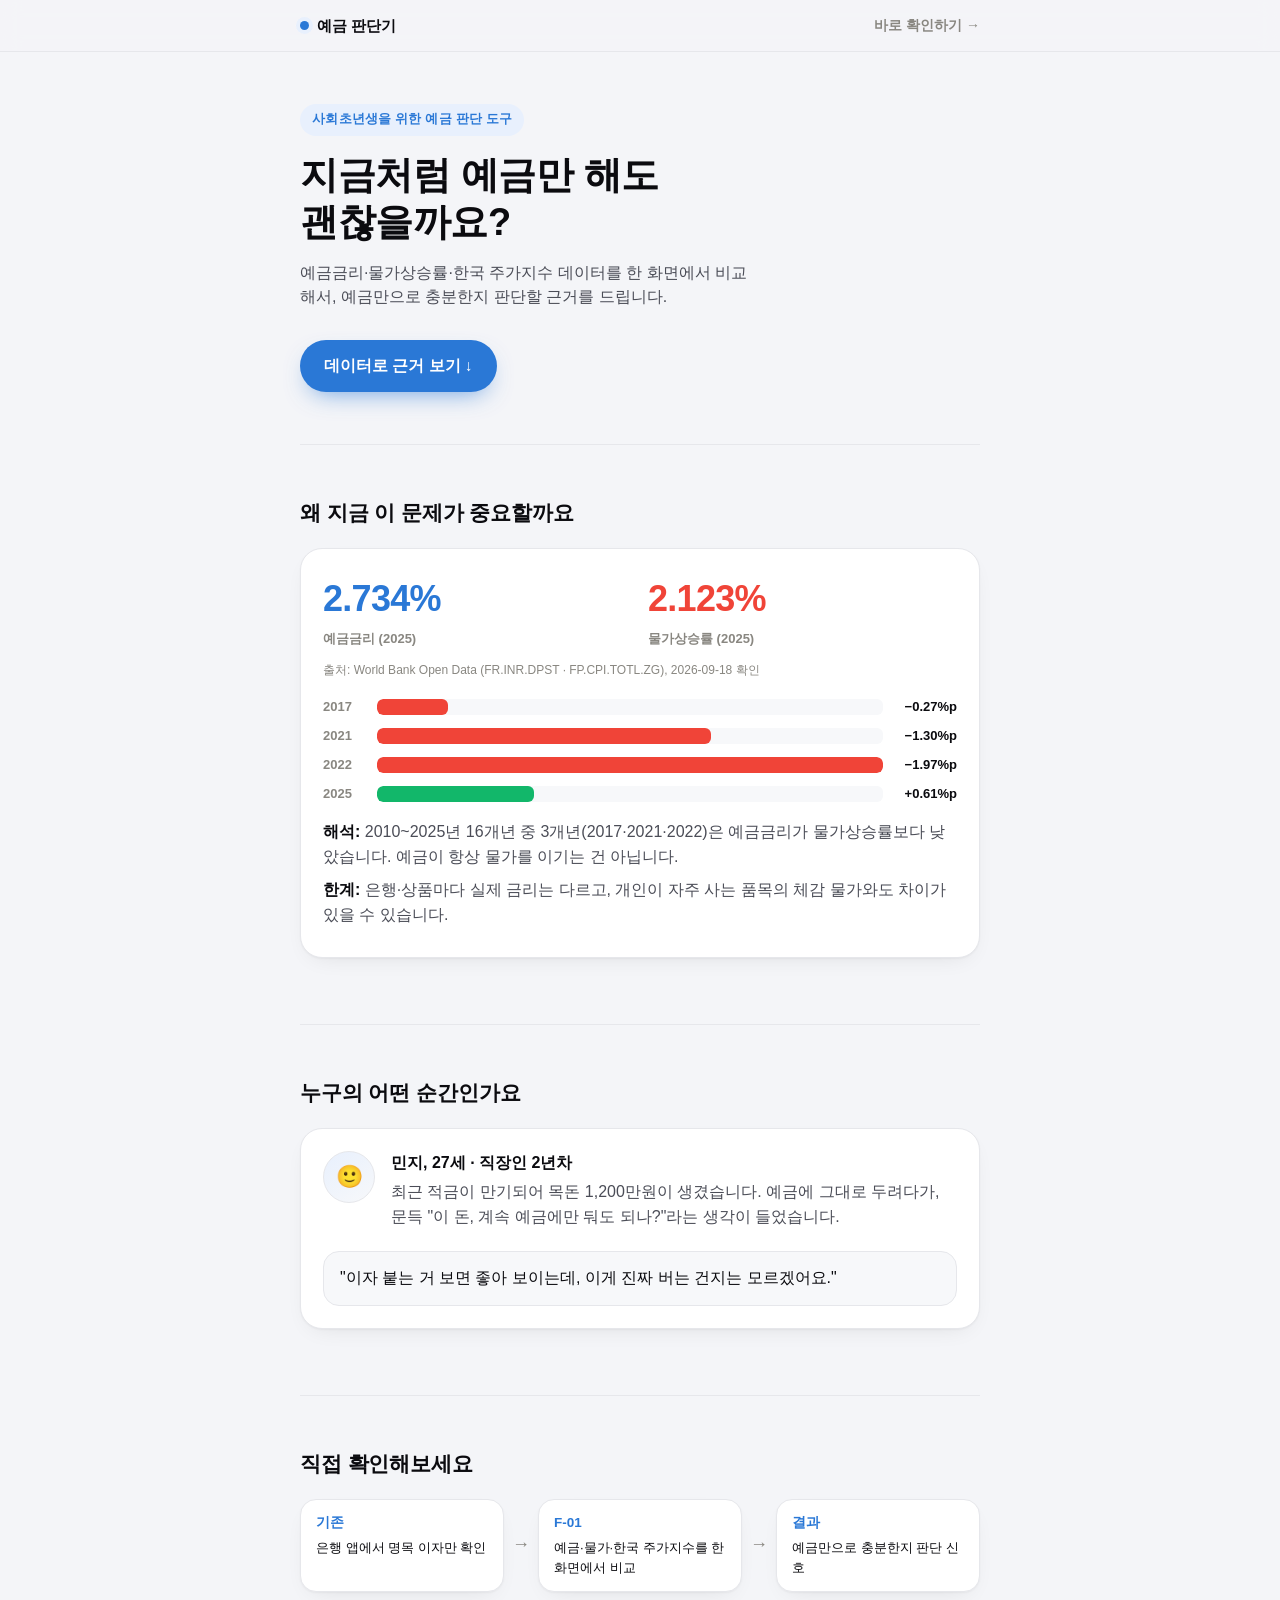
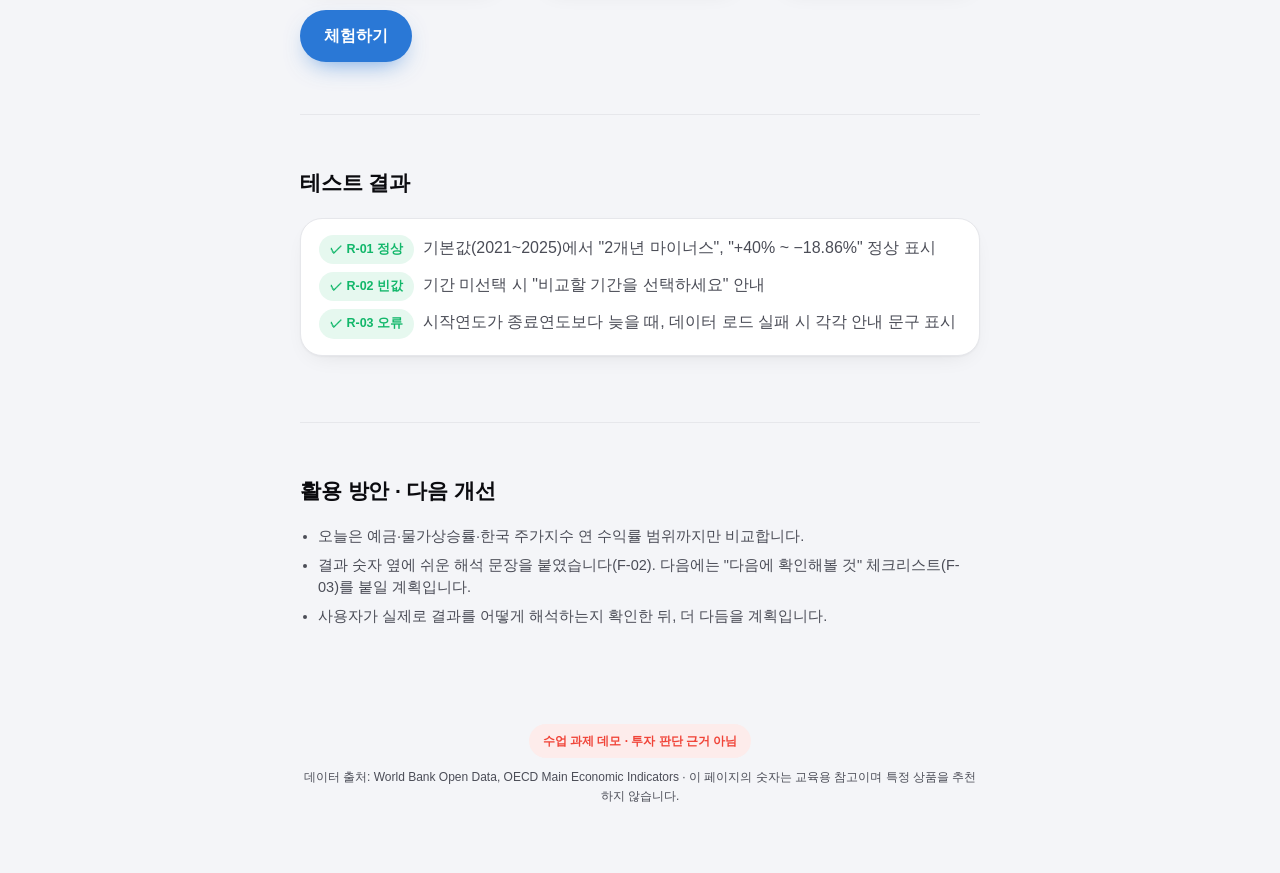
<file: index.html>
<!DOCTYPE html>
<html lang="ko">
<head>
<meta charset="UTF-8">
<meta name="viewport" content="width=device-width, initial-scale=1.0">
<title>예금만으로 충분할까요?</title>
<link rel="stylesheet" href="./style.css?v=4">
</head>
<body>

<div class="topbar">
  <div class="topbar-inner">
    <span class="brand-mark"><span class="brand-dot"></span>예금 판단기</span>
    <a href="./app.html" class="back-link">바로 확인하기 →</a>
  </div>
</div>

<div class="wrap">

  <!-- ① 한 줄 소개 -->
  <section class="reveal">
    <span class="eyebrow">사회초년생을 위한 예금 판단 도구</span>
    <h1>지금처럼 예금만 해도<br>괜찮을까요?</h1>
    <p class="lede">예금금리·물가상승률·한국 주가지수 데이터를 한 화면에서 비교해서, 예금만으로 충분한지 판단할 근거를 드립니다.</p>
    <a href="#action" class="btn btn-primary" style="margin-top:22px;">데이터로 근거 보기 ↓</a>
  </section>

  <!-- ② 데이터로 본 문제 -->
  <section>
    <h2>왜 지금 이 문제가 중요할까요</h2>
    <div class="card">
      <div class="stat-row">
        <div class="stat">
          <div class="num brand tabular">2.734%</div>
          <div class="lbl">예금금리 (2025)</div>
        </div>
        <div class="stat">
          <div class="num bad tabular">2.123%</div>
          <div class="lbl">물가상승률 (2025)</div>
        </div>
      </div>
      <div class="src">출처: World Bank Open Data (FR.INR.DPST · FP.CPI.TOTL.ZG), 2026-09-18 확인</div>

      <div class="bars">
        <div class="bar-row">
          <div class="yr">2017</div>
          <div class="bar-track"><div class="bar-fill neg" style="width:14%"></div></div>
          <div class="bar-val">−0.27%p</div>
        </div>
        <div class="bar-row">
          <div class="yr">2021</div>
          <div class="bar-track"><div class="bar-fill neg" style="width:66%"></div></div>
          <div class="bar-val">−1.30%p</div>
        </div>
        <div class="bar-row">
          <div class="yr">2022</div>
          <div class="bar-track"><div class="bar-fill neg" style="width:100%"></div></div>
          <div class="bar-val">−1.97%p</div>
        </div>
        <div class="bar-row">
          <div class="yr">2025</div>
          <div class="bar-track"><div class="bar-fill pos" style="width:31%"></div></div>
          <div class="bar-val">+0.61%p</div>
        </div>
      </div>
      <p style="margin-top:16px;"><b style="color:var(--ink);">해석:</b> 2010~2025년 16개년 중 3개년(2017·2021·2022)은 예금금리가 물가상승률보다 낮았습니다. 예금이 항상 물가를 이기는 건 아닙니다.</p>
      <p><b style="color:var(--ink);">한계:</b> 은행·상품마다 실제 금리는 다르고, 개인이 자주 사는 품목의 체감 물가와도 차이가 있을 수 있습니다.</p>
    </div>
  </section>

  <!-- ③ 누구의 어떤 순간 -->
  <section>
    <h2>누구의 어떤 순간인가요</h2>
    <div class="card">
      <div class="persona">
        <div class="avatar">🙂</div>
        <div>
          <b>민지, 27세 · 직장인 2년차</b>
          <p style="margin-top:4px;">최근 적금이 만기되어 목돈 1,200만원이 생겼습니다. 예금에 그대로 두려다가, 문득 "이 돈, 계속 예금에만 둬도 되나?"라는 생각이 들었습니다.</p>
        </div>
      </div>
      <div class="quote">"이자 붙는 거 보면 좋아 보이는데, 이게 진짜 버는 건지는 모르겠어요."</div>
    </div>
  </section>

  <!-- ④ F-01 시연 -->
  <section id="action">
    <h2>직접 확인해보세요</h2>
    <div class="flow">
      <div class="step"><b>기존</b>은행 앱에서 명목 이자만 확인</div>
      <span class="arrow">→</span>
      <div class="step"><b>F-01</b>예금·물가·한국 주가지수를 한 화면에서 비교</div>
      <span class="arrow">→</span>
      <div class="step"><b>결과</b>예금만으로 충분한지 판단 신호</div>
    </div>
    <a href="./app.html" class="btn btn-primary">체험하기</a>
  </section>

  <!-- ⑤ 테스트 결과 -->
  <section>
    <h2>테스트 결과</h2>
    <div class="card card-tight">
      <p style="margin:0 0 8px;"><span class="badge badge-good">✓ R-01 정상</span> &nbsp;기본값(2021~2025)에서 "2개년 마이너스", "+40% ~ −18.86%" 정상 표시</p>
      <p style="margin:0 0 8px;"><span class="badge badge-good">✓ R-02 빈값</span> &nbsp;기간 미선택 시 "비교할 기간을 선택하세요" 안내</p>
      <p style="margin:0;"><span class="badge badge-good">✓ R-03 오류</span> &nbsp;시작연도가 종료연도보다 늦을 때, 데이터 로드 실패 시 각각 안내 문구 표시</p>
    </div>
  </section>

  <!-- ⑥ 활용 방안 · 다음 개선 -->
  <section>
    <h2>활용 방안 · 다음 개선</h2>
    <ul class="next-list">
      <li>오늘은 예금·물가상승률·한국 주가지수 연 수익률 범위까지만 비교합니다.</li>
      <li>결과 숫자 옆에 쉬운 해석 문장을 붙였습니다(F-02). 다음에는 "다음에 확인해볼 것" 체크리스트(F-03)를 붙일 계획입니다.</li>
      <li>사용자가 실제로 결과를 어떻게 해석하는지 확인한 뒤, 더 다듬을 계획입니다.</li>
    </ul>
  </section>

  <footer>
    <div class="notice">수업 과제 데모 · 투자 판단 근거 아님</div>
    <p>데이터 출처: World Bank Open Data, OECD Main Economic Indicators · 이 페이지의 숫자는 교육용 참고이며 특정 상품을 추천하지 않습니다.</p>
  </footer>

</div>

<script>
document.querySelectorAll('section').forEach(function(el, i){
  el.style.animationDelay = (i * 0.05) + 's';
});
</script>
</body>
</html>
</file>
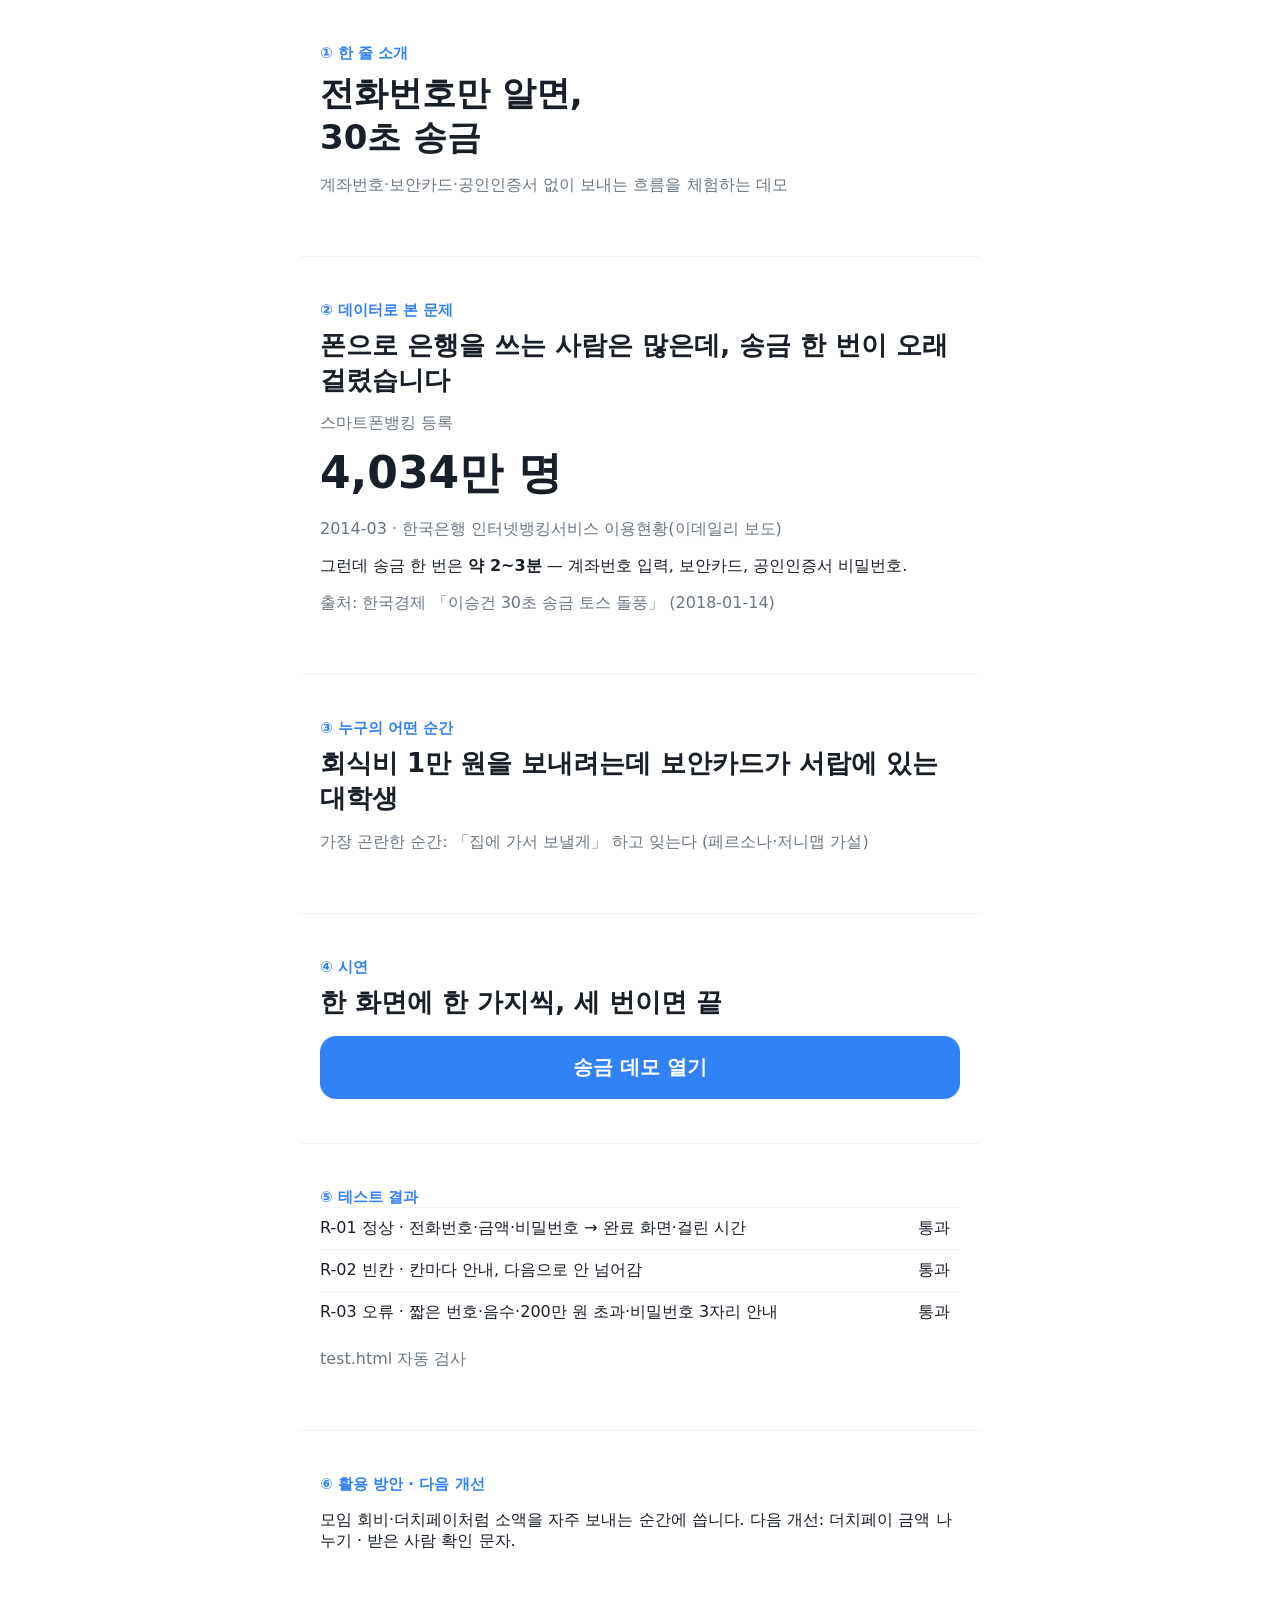
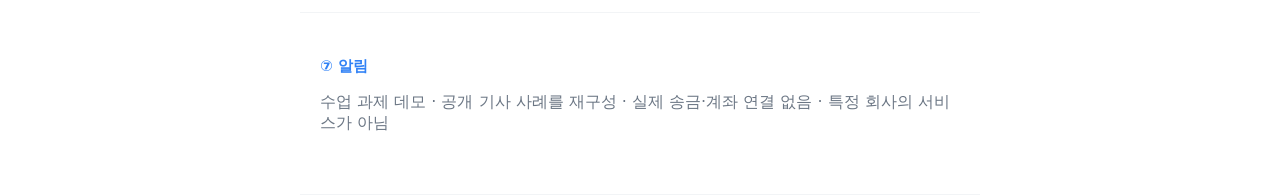
<file: examples/easy_transfer/index.html>
<!doctype html><html lang="ko"><meta charset="utf-8"><meta name="viewport" content="width=device-width,initial-scale=1"><title>30초 송금 데모 · 소개</title>
<style>body{margin:0;font-family:system-ui,'Apple SD Gothic Neo','Malgun Gothic',sans-serif;background:#fff;color:#191f28}section{max-width:640px;margin:0 auto;padding:44px 20px;border-bottom:1px solid #f2f4f6}
.n{color:#3182f6;font-weight:700;font-size:15px}h1{font-size:34px;line-height:1.3;margin:8px 0}h2{font-size:26px;margin:8px 0;line-height:1.35}.big{font-size:44px;font-weight:800;margin:10px 0}.muted{color:#6b7684}
.btn{display:block;text-align:center;padding:18px;border-radius:16px;background:#3182f6;color:#fff;font-size:20px;font-weight:700;text-decoration:none;margin-top:16px}td{padding:10px 0;border-top:1px solid #f2f4f6}table{width:100%;border-collapse:collapse}</style>
<section><div class="n">① 한 줄 소개</div><h1>전화번호만 알면,<br>30초 송금</h1><p class="muted">계좌번호·보안카드·공인인증서 없이 보내는 흐름을 체험하는 데모</p></section>
<section><div class="n">② 데이터로 본 문제</div><h2>폰으로 은행을 쓰는 사람은 많은데, 송금 한 번이 오래 걸렸습니다</h2><p class="muted" style="margin:14px 0 0">스마트폰뱅킹 등록</p><div class="big" id="users"></div><p class="muted" id="usersSrc"></p><p>그런데 송금 한 번은 <b id="before"></b> — 계좌번호 입력, 보안카드, 공인인증서 비밀번호.</p><p class="muted" id="beforeSrc"></p></section>
<section><div class="n">③ 누구의 어떤 순간</div><h2>회식비 1만 원을 보내려는데 보안카드가 서랍에 있는 대학생</h2><p class="muted">가장 곤란한 순간: 「집에 가서 보낼게」 하고 잊는다 (페르소나·저니맵 가설)</p></section>
<section><div class="n">④ 시연</div><h2>한 화면에 한 가지씩, 세 번이면 끝</h2><a class="btn" href="app.html">송금 데모 열기</a></section>
<section><div class="n">⑤ 테스트 결과</div><table><tr><td>R-01 정상 · 전화번호·금액·비밀번호 → 완료 화면·걸린 시간</td><td>통과</td></tr><tr><td>R-02 빈칸 · 칸마다 안내, 다음으로 안 넘어감</td><td>통과</td></tr><tr><td>R-03 오류 · 짧은 번호·음수·200만 원 초과·비밀번호 3자리 안내</td><td>통과</td></tr></table><p class="muted">test.html 자동 검사</p></section>
<section><div class="n">⑥ 활용 방안 · 다음 개선</div><p>모임 회비·더치페이처럼 소액을 자주 보내는 순간에 씁니다. 다음 개선: 더치페이 금액 나누기 · 받은 사람 확인 문자.</p></section>
<section><div class="n">⑦ 알림</div><p class="muted">수업 과제 데모 · 공개 기사 사례를 재구성 · 실제 송금·계좌 연결 없음 · 특정 회사의 서비스가 아님</p></section>
<script src="data.js"></script><script>const F=TRANSFER_FACTS;document.getElementById('users').textContent=(F.smartphone_banking_users.value/10000).toLocaleString('ko-KR')+'만 명';
document.getElementById('usersSrc').textContent=F.smartphone_banking_users.date+' · '+F.smartphone_banking_users.source;document.getElementById('before').textContent='약 '+F.transfer_time_before.value;
document.getElementById('beforeSrc').textContent='출처: '+F.transfer_time_before.source+' ('+F.transfer_time_before.date+')';</script></html>
</file>
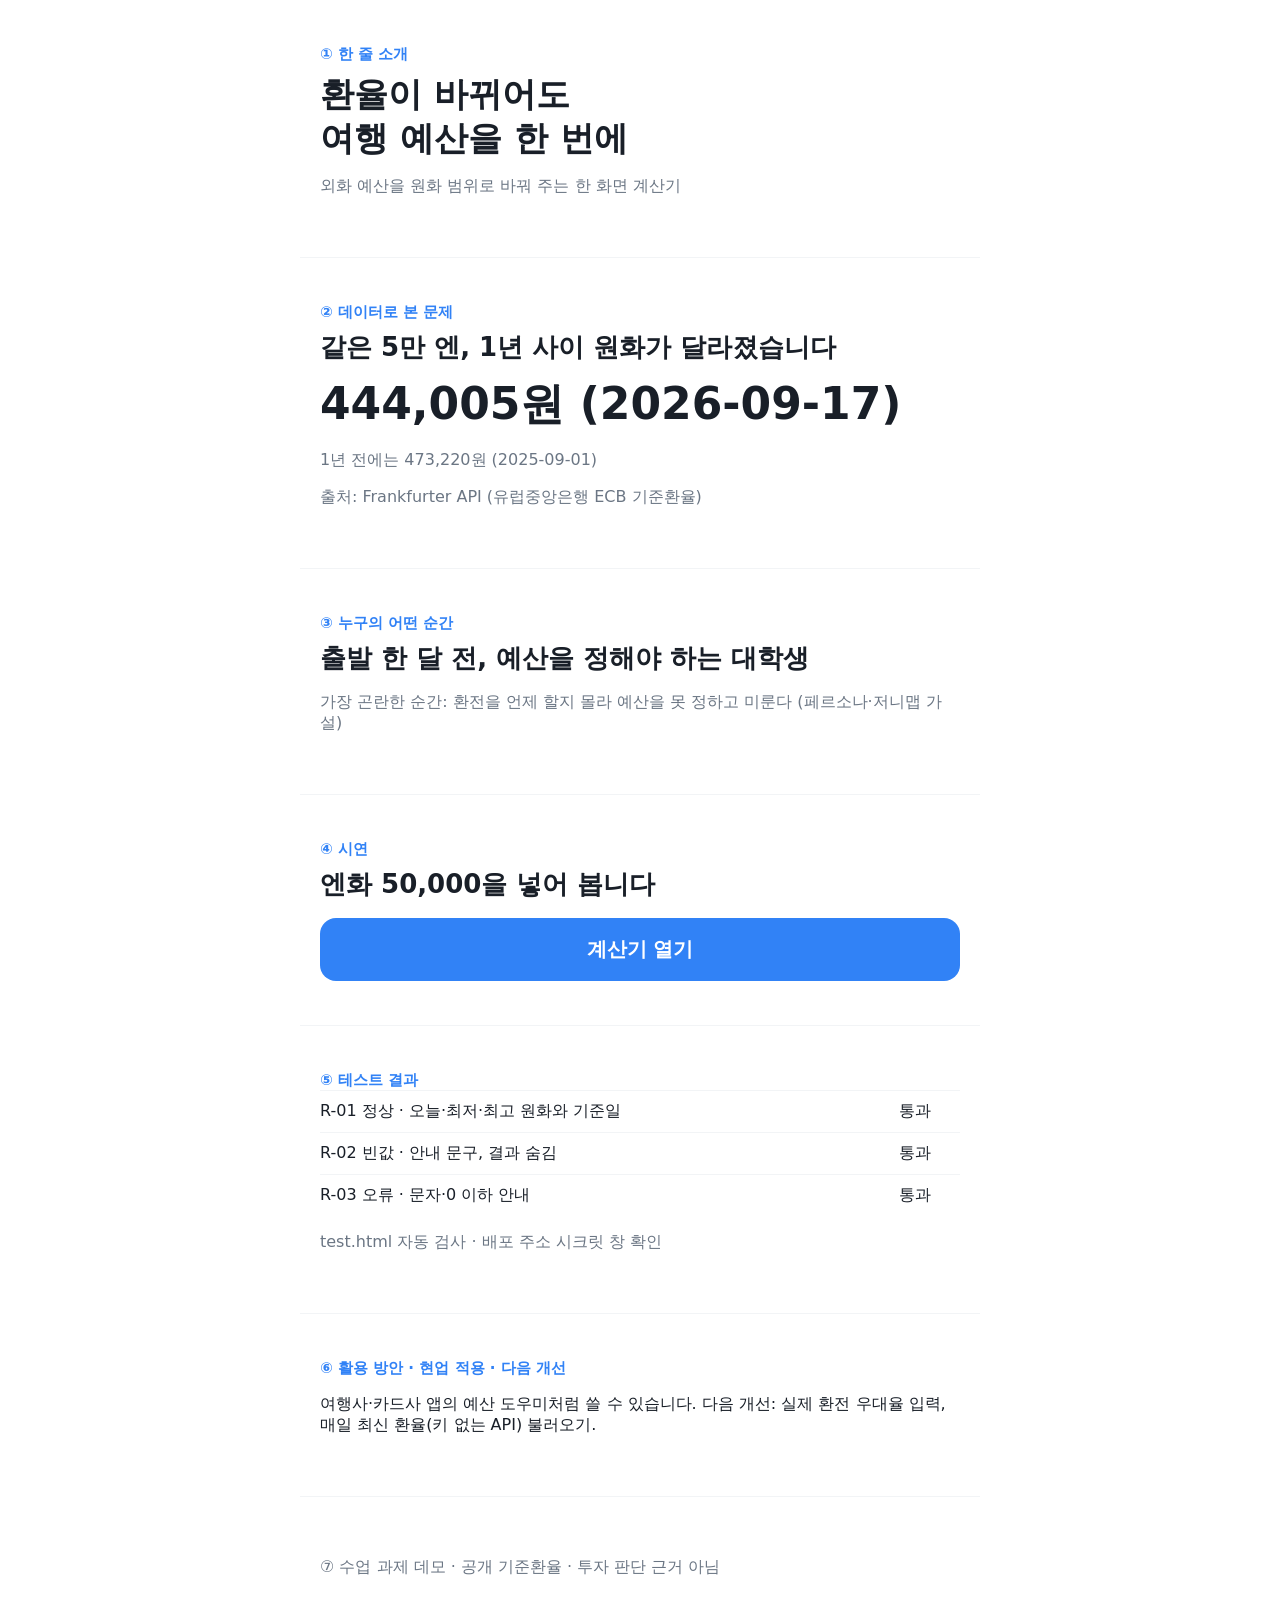
<file: examples/fx_travel/index.html>
<!doctype html><html lang="ko"><head><meta charset="utf-8"><meta name="viewport" content="width=device-width,initial-scale=1">
<title>여행 환전 예산 · 소개</title>
<style>
body{margin:0;font-family:system-ui,'Apple SD Gothic Neo','Malgun Gothic',sans-serif;background:#fff;color:#191f28}
section{max-width:640px;margin:0 auto;padding:44px 20px;border-bottom:1px solid #f2f4f6}
.n{color:#3182f6;font-weight:700;font-size:15px}h1{font-size:34px;line-height:1.3;margin:8px 0}h2{font-size:26px;margin:8px 0}
.big{font-size:44px;font-weight:800;margin:10px 0}.muted{color:#6b7684}
.btn{display:block;text-align:center;padding:18px;border-radius:16px;background:#3182f6;color:#fff;font-size:20px;font-weight:700;text-decoration:none;margin-top:16px}
table{width:100%;border-collapse:collapse}td{padding:10px 0;border-top:1px solid #f2f4f6}
</style></head><body>
<section><span class="n">① 한 줄 소개</span><h1>환율이 바뀌어도<br>여행 예산을 한 번에</h1><p class="muted">외화 예산을 원화 범위로 바꿔 주는 한 화면 계산기</p></section>
<section><span class="n">② 데이터로 본 문제</span><h2>같은 5만 엔, 1년 사이 원화가 달라졌습니다</h2>
<p class="big" id="jpyNow"></p><p class="muted" id="jpyThen"></p><p class="muted" id="srcLine"></p></section>
<section><span class="n">③ 누구의 어떤 순간</span><h2>출발 한 달 전, 예산을 정해야 하는 대학생</h2>
<p class="muted">가장 곤란한 순간: 환전을 언제 할지 몰라 예산을 못 정하고 미룬다 (페르소나·저니맵 가설)</p></section>
<section><span class="n">④ 시연</span><h2>엔화 50,000을 넣어 봅니다</h2><a class="btn" href="app.html">계산기 열기</a></section>
<section><span class="n">⑤ 테스트 결과</span><table>
<tr><td>R-01 정상 · 오늘·최저·최고 원화와 기준일</td><td>통과</td></tr>
<tr><td>R-02 빈값 · 안내 문구, 결과 숨김</td><td>통과</td></tr>
<tr><td>R-03 오류 · 문자·0 이하 안내</td><td>통과</td></tr></table>
<p class="muted">test.html 자동 검사 · 배포 주소 시크릿 창 확인</p></section>
<section><span class="n">⑥ 활용 방안 · 현업 적용 · 다음 개선</span>
<p>여행사·카드사 앱의 예산 도우미처럼 쓸 수 있습니다. 다음 개선: 실제 환전 우대율 입력, 매일 최신 환율(키 없는 API) 불러오기.</p></section>
<section><p class="muted">⑦ 수업 과제 데모 · 공개 기준환율 · 투자 판단 근거 아님</p></section>
<script src="data.js"></script><script src="app.js"></script>
<script>
const now=latestRate('JPY'),first=ratesFor('JPY')[0];
document.getElementById('jpyNow').textContent=`${won(toKrw(50000,now.rate))} (${now.date})`;
document.getElementById('jpyThen').textContent=`1년 전에는 ${won(toKrw(50000,first.rate))} (${first.date})`;
document.getElementById('srcLine').textContent=`출처: ${FX_KRW_DAILY.source}`;
</script></body></html>
</file>
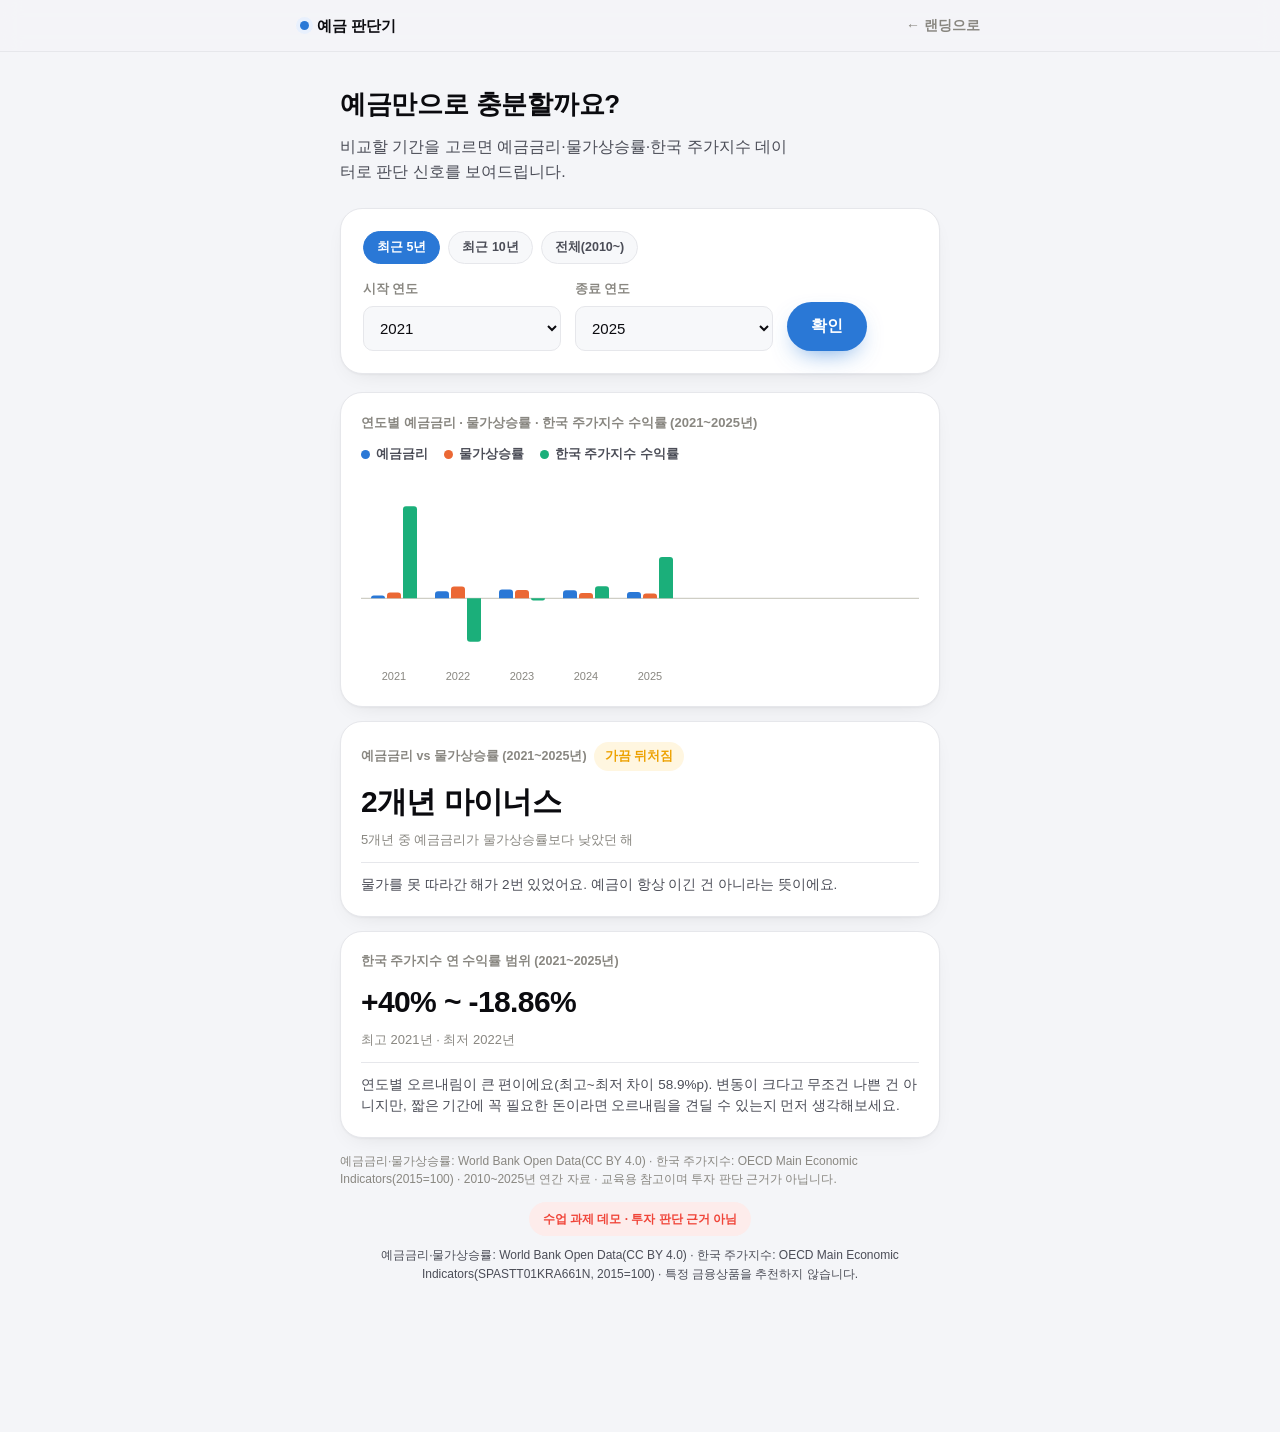
<file: app.html>
<!DOCTYPE html>
<html lang="ko">
<head>
<meta charset="UTF-8">
<meta name="viewport" content="width=device-width, initial-scale=1.0">
<title>예금만으로 충분할까요? — 확인하기</title>
<link rel="stylesheet" href="./style.css?v=4">
<style>
  .app-wrap{max-width:640px; margin:0 auto; padding:36px 20px 80px;}
  .field-row{display:flex; gap:14px; flex-wrap:wrap; align-items:flex-end;}
  .field{flex:1; min-width:130px;}
  label{display:block; font-size:12.5px; color:var(--muted); margin-bottom:6px; font-weight:600;}
  select{
    width:100%; padding:12px 12px; font-size:15px; border:1px solid var(--line); border-radius:var(--radius-sm);
    background:var(--surface-2); color:var(--ink); font-family:inherit;
  }
  .chips{display:flex; gap:8px; flex-wrap:wrap; margin-bottom:16px;}
  .chip{
    border:1px solid var(--line); background:var(--surface-2); color:var(--ink-2); font-family:inherit;
    font-size:12.5px; font-weight:700; padding:7px 13px; border-radius:var(--radius-pill); cursor:pointer;
    transition:background .15s, color .15s, border-color .15s;
  }
  .chip:hover{border-color:var(--brand);}
  .chip.active{background:var(--brand); color:var(--brand-ink); border-color:var(--brand);}

  .message{margin-top:14px; padding:12px 14px; border-radius:var(--radius-sm); font-size:14px; display:none; font-weight:600;}
  .message:not(:empty){display:block;}
  .message.info{background:var(--warn-soft); color:var(--warn);}
  .message.error{background:var(--bad-soft); color:var(--bad);}

  #result{display:none; margin-top:18px;}
  .chart-card{background:var(--surface); border:1px solid var(--line); border-radius:var(--radius-lg); padding:20px 20px 8px; margin-bottom:14px; box-shadow:var(--shadow-card);}
  .chart-title{font-size:13px; color:var(--muted); margin-bottom:12px; font-weight:700;}
  .legend{display:flex; gap:16px; flex-wrap:wrap; margin-bottom:8px; font-size:12.5px; color:var(--ink-2); font-weight:600;}
  .legend span{display:inline-flex; align-items:center; gap:6px;}
  .legend i{width:9px; height:9px; border-radius:50%; display:inline-block;}
  .chart-scroll{overflow-x:auto;}
  .result-card{background:var(--surface); border:1px solid var(--line); border-radius:var(--radius-lg); padding:20px; margin-bottom:14px; box-shadow:var(--shadow-card);}
  .result-title{font-size:12.5px; color:var(--muted); margin-bottom:8px; font-weight:700;}
  .result-big{font-size:30px; font-weight:800; color:var(--ink); letter-spacing:-.02em; font-variant-numeric:tabular-nums;}
  .result-sub{font-size:13px; color:var(--muted); margin-top:4px;}
  .result-interpret{font-size:13.5px; color:var(--ink-2); margin-top:12px; padding-top:12px; border-top:1px solid var(--line); line-height:1.55;}
</style>
</head>
<body>

<div class="topbar">
  <div class="topbar-inner">
    <span class="brand-mark"><span class="brand-dot"></span>예금 판단기</span>
    <a href="./index.html" class="back-link">← 랜딩으로</a>
  </div>
</div>

<div class="app-wrap">
  <h1 style="font-size:26px;">예금만으로 충분할까요?</h1>
  <p class="lede" style="margin-bottom:24px;">비교할 기간을 고르면 예금금리·물가상승률·한국 주가지수 데이터로 판단 신호를 보여드립니다.</p>

  <div class="card">
    <div class="chips" id="presetChips">
      <button type="button" class="chip" data-start="2021" data-end="2025">최근 5년</button>
      <button type="button" class="chip" data-start="2016" data-end="2025">최근 10년</button>
      <button type="button" class="chip" data-start="2010" data-end="2025">전체(2010~)</button>
    </div>
    <div class="field-row">
      <div class="field">
        <label for="startYear">시작 연도</label>
        <select id="startYear">
          <option value="">선택 안 함</option>
          <option value="2010">2010</option>
          <option value="2011">2011</option>
          <option value="2012">2012</option>
          <option value="2013">2013</option>
          <option value="2014">2014</option>
          <option value="2015">2015</option>
          <option value="2016">2016</option>
          <option value="2017">2017</option>
          <option value="2018">2018</option>
          <option value="2019">2019</option>
          <option value="2020">2020</option>
          <option value="2021" selected>2021</option>
          <option value="2022">2022</option>
          <option value="2023">2023</option>
          <option value="2024">2024</option>
          <option value="2025">2025</option>
        </select>
      </div>
      <div class="field">
        <label for="endYear">종료 연도</label>
        <select id="endYear">
          <option value="">선택 안 함</option>
          <option value="2010">2010</option>
          <option value="2011">2011</option>
          <option value="2012">2012</option>
          <option value="2013">2013</option>
          <option value="2014">2014</option>
          <option value="2015">2015</option>
          <option value="2016">2016</option>
          <option value="2017">2017</option>
          <option value="2018">2018</option>
          <option value="2019">2019</option>
          <option value="2020">2020</option>
          <option value="2021">2021</option>
          <option value="2022">2022</option>
          <option value="2023">2023</option>
          <option value="2024">2024</option>
          <option value="2025" selected>2025</option>
        </select>
      </div>
      <div class="field" style="flex:0 0 auto;">
        <button id="calcBtn" class="btn btn-primary">확인</button>
      </div>
    </div>
    <div id="message" class="message"></div>
  </div>

  <div id="result"></div>

  <footer style="padding-top:14px;">
    <div class="notice">수업 과제 데모 · 투자 판단 근거 아님</div>
    <p>예금금리·물가상승률: World Bank Open Data(CC BY 4.0) · 한국 주가지수: OECD Main Economic Indicators(SPASTT01KRA661N, 2015=100) · 특정 금융상품을 추천하지 않습니다.</p>
  </footer>
</div>

<script src="./data.js?v=4"></script>
<script src="./app.js?v=4"></script>
</body>
</html>
</file>
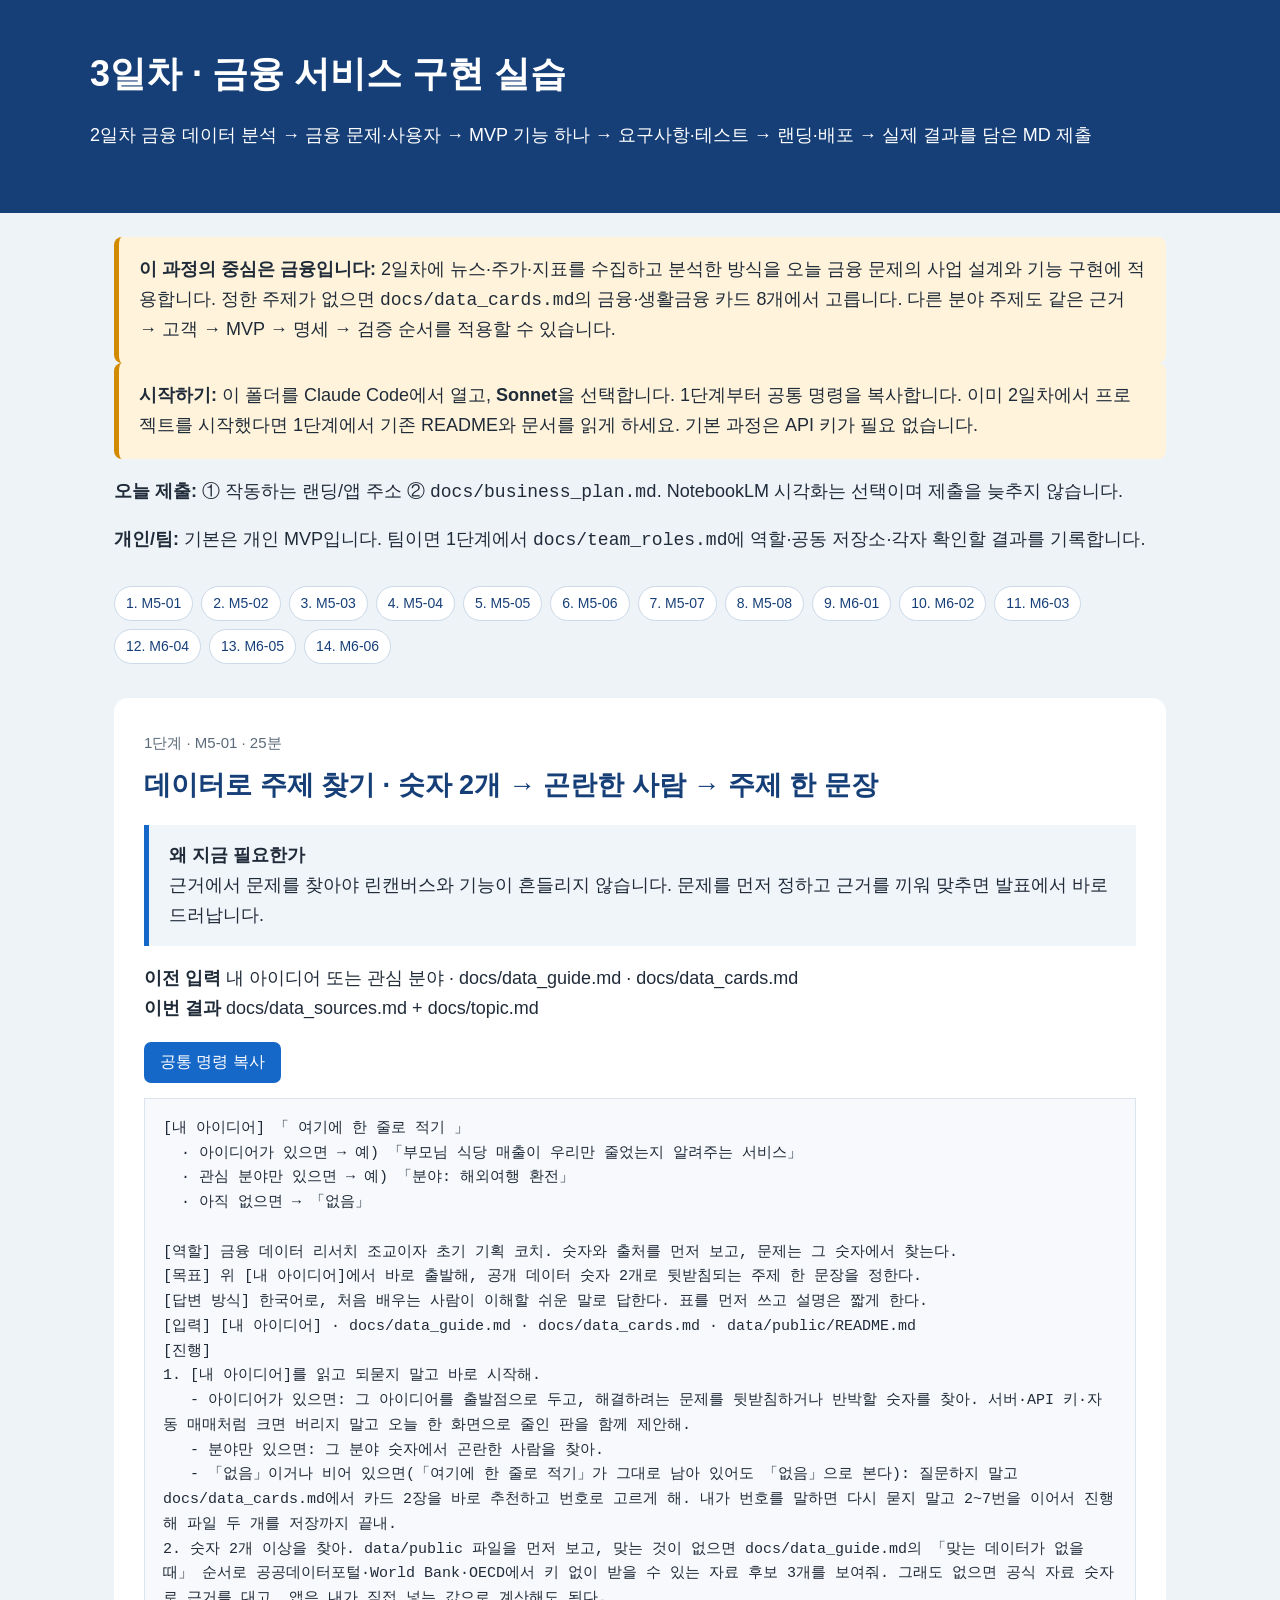
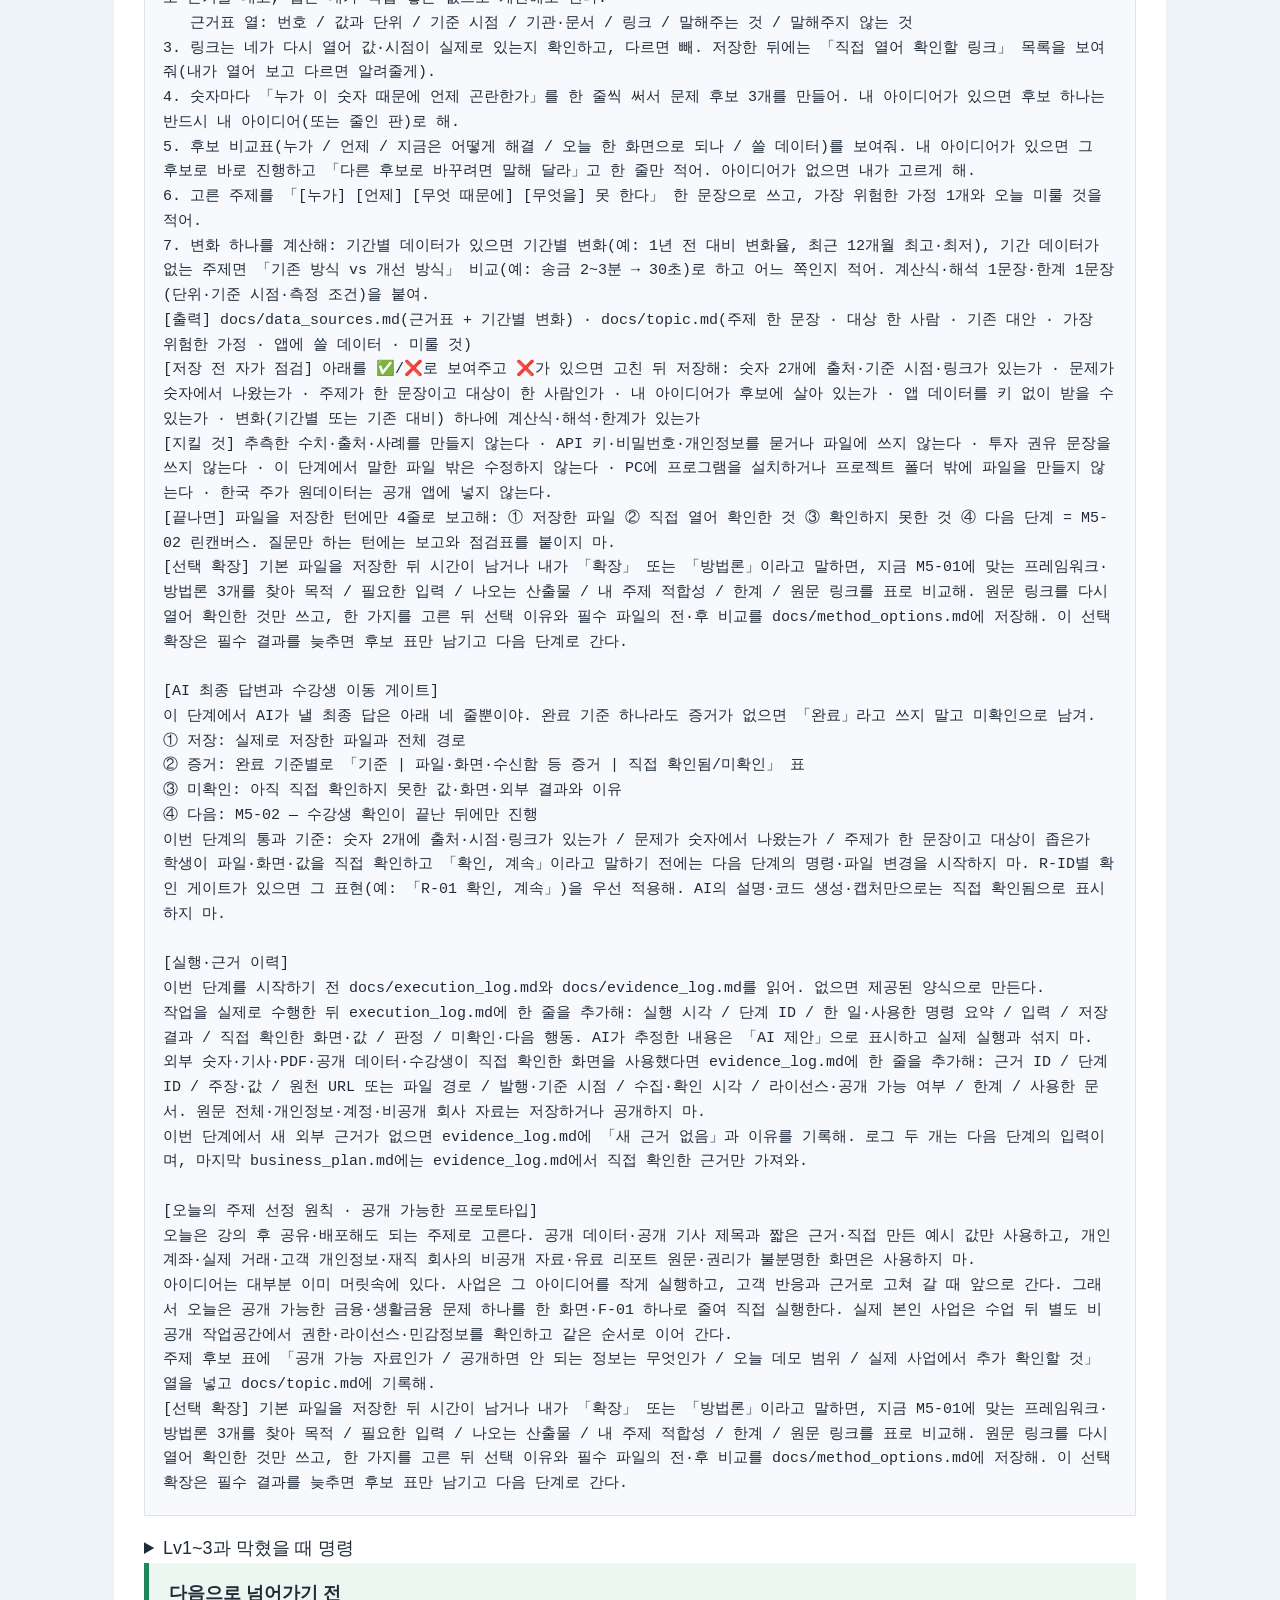
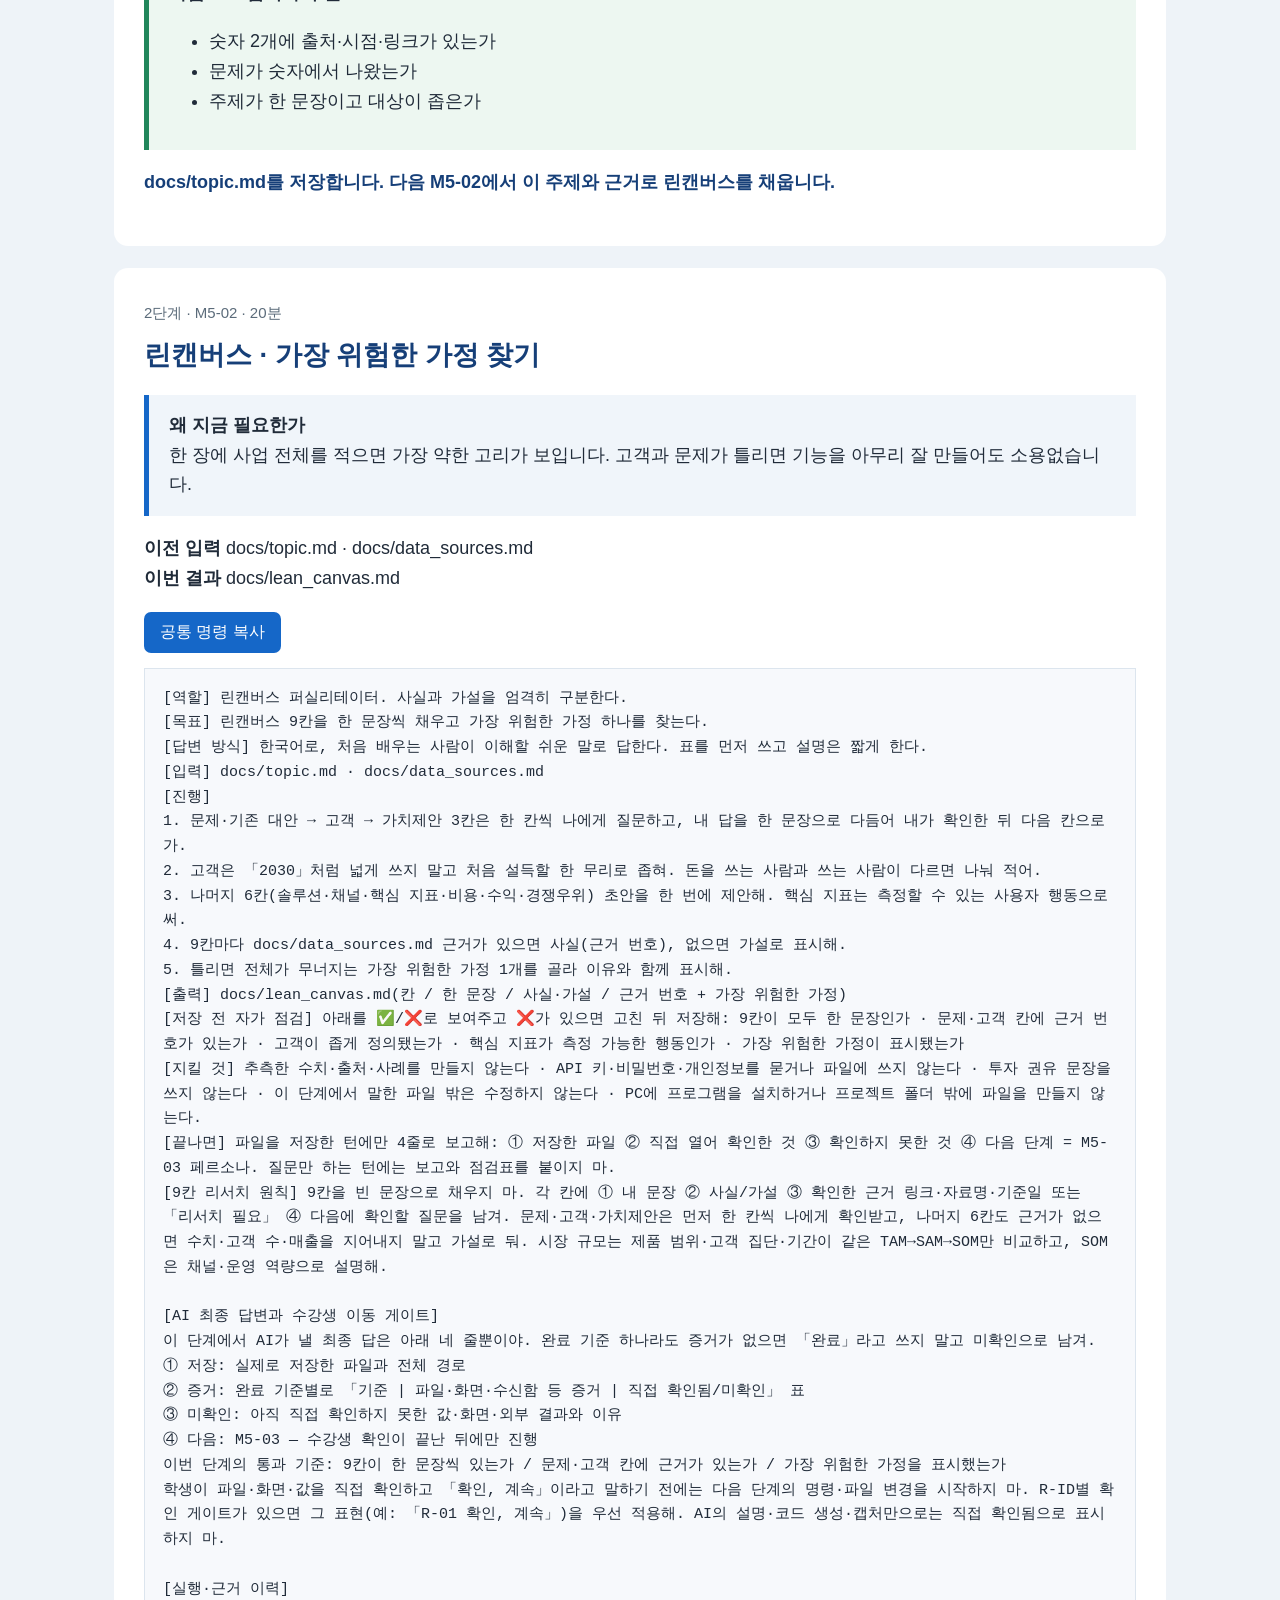
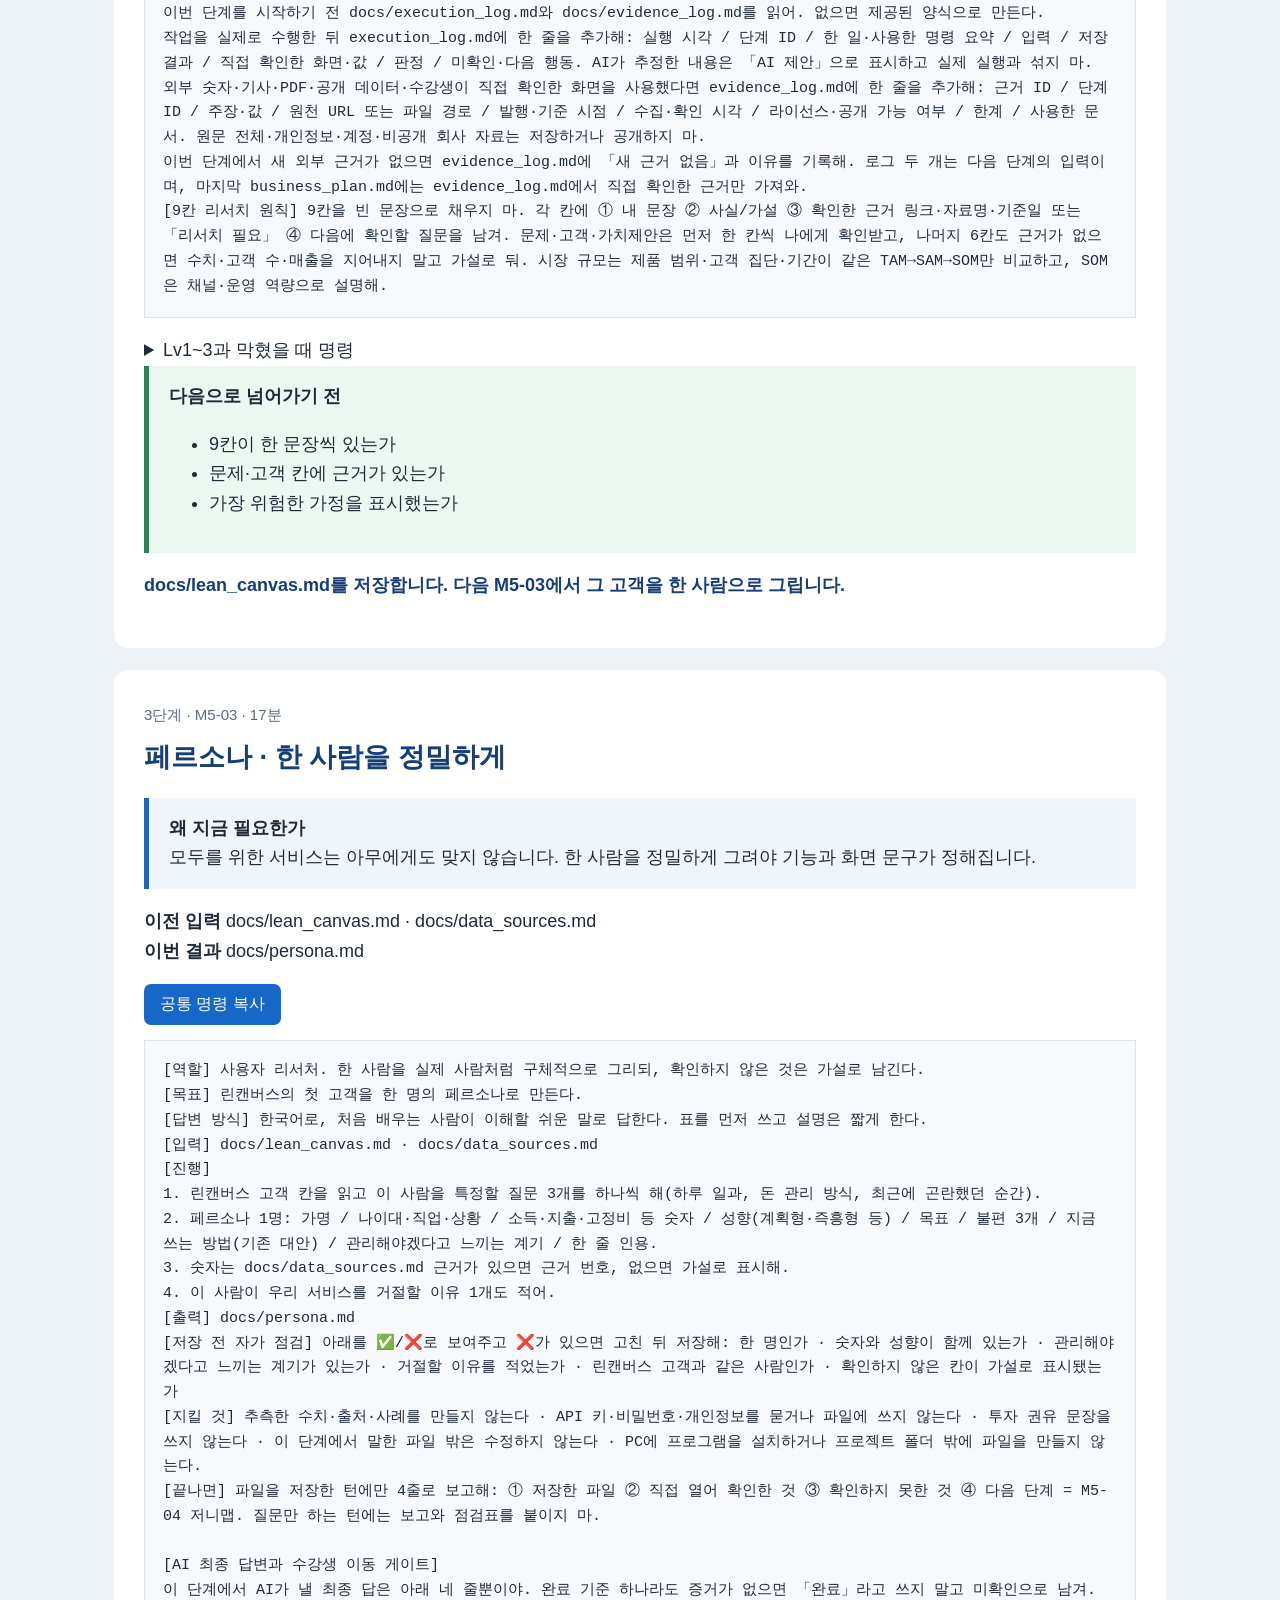
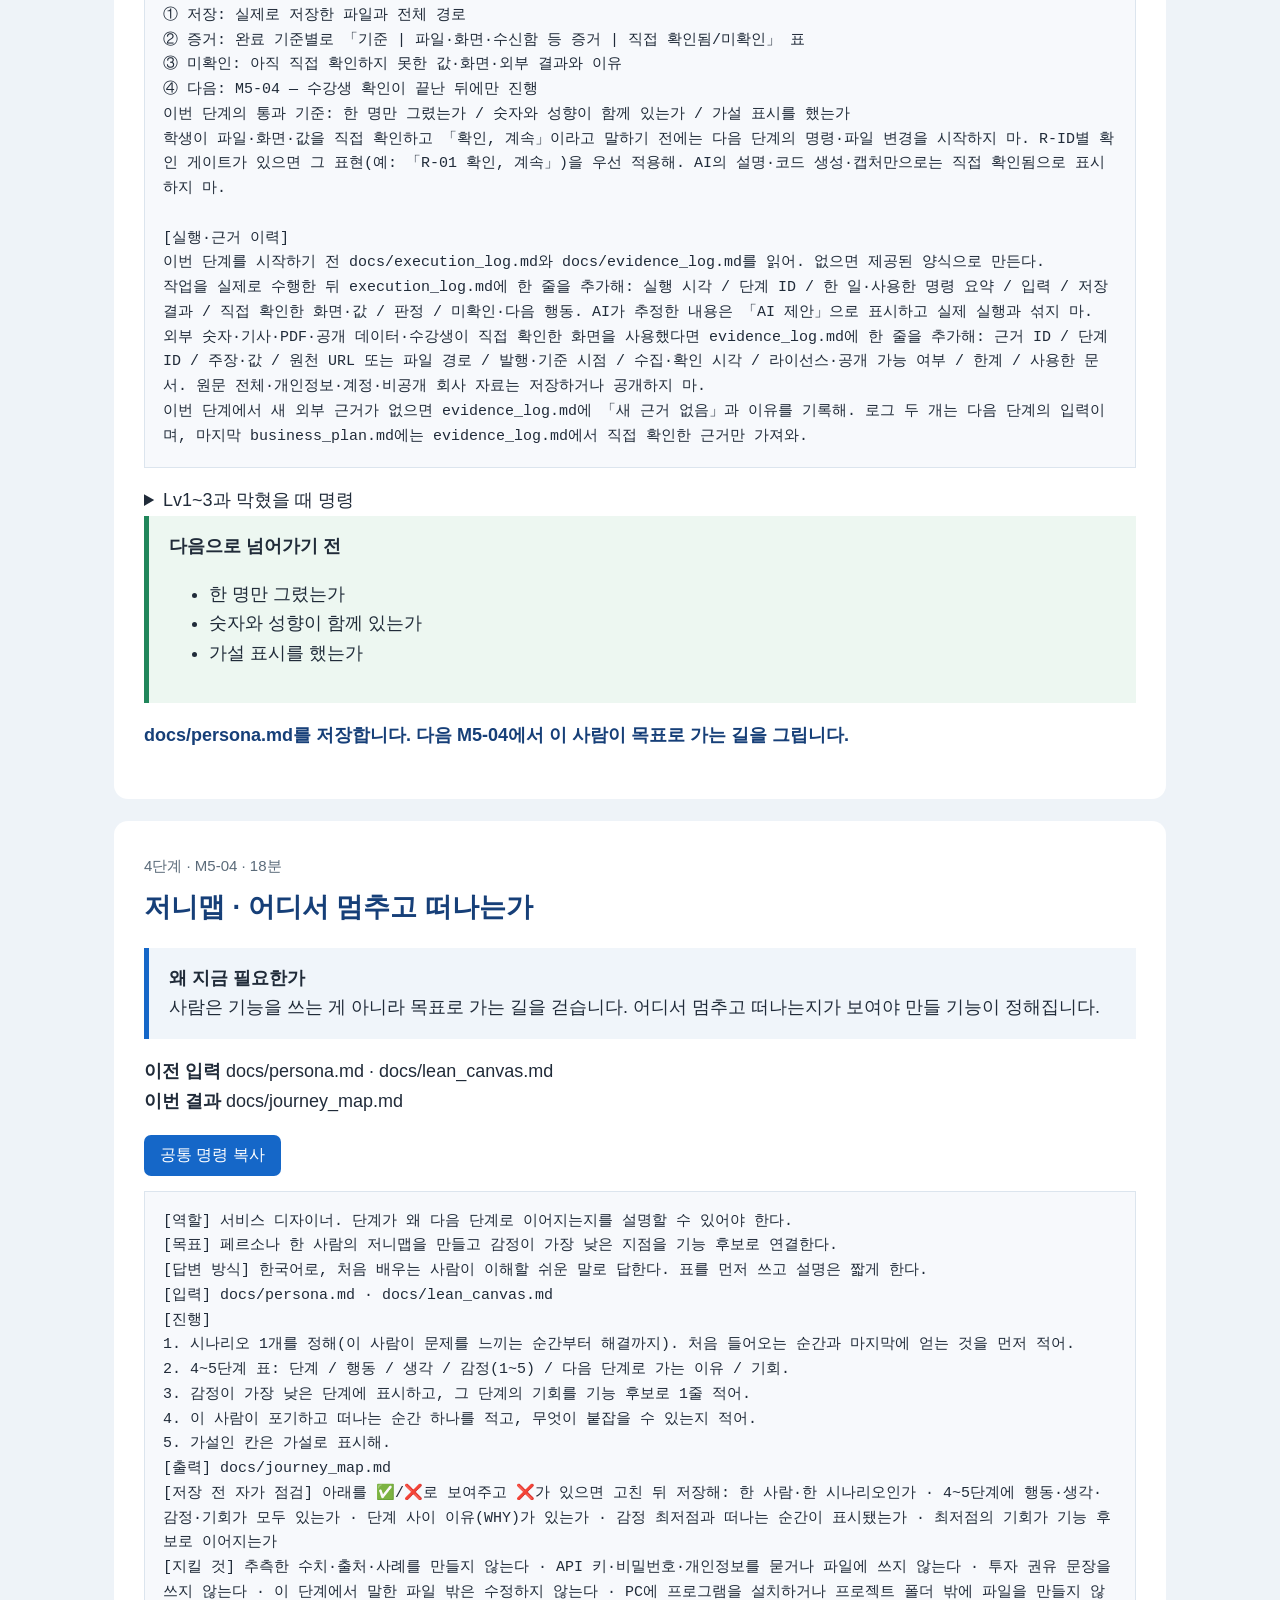
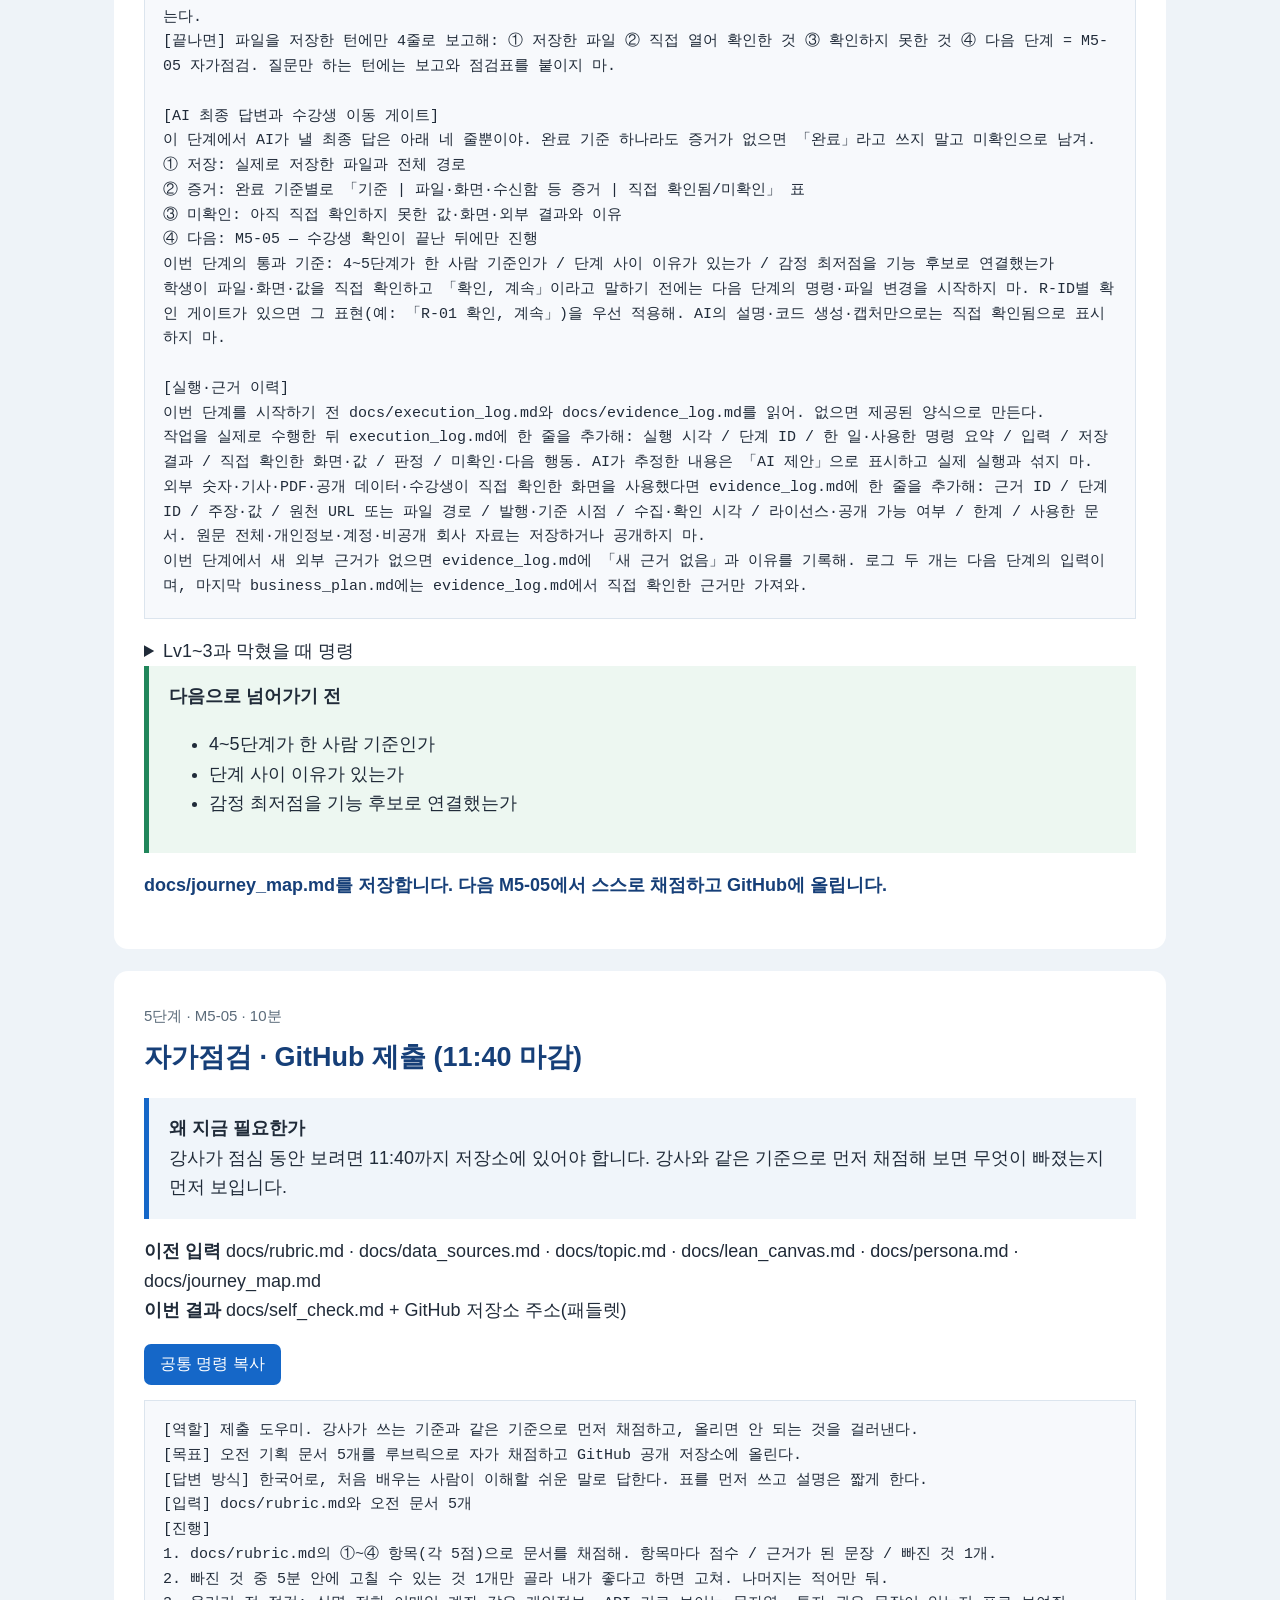
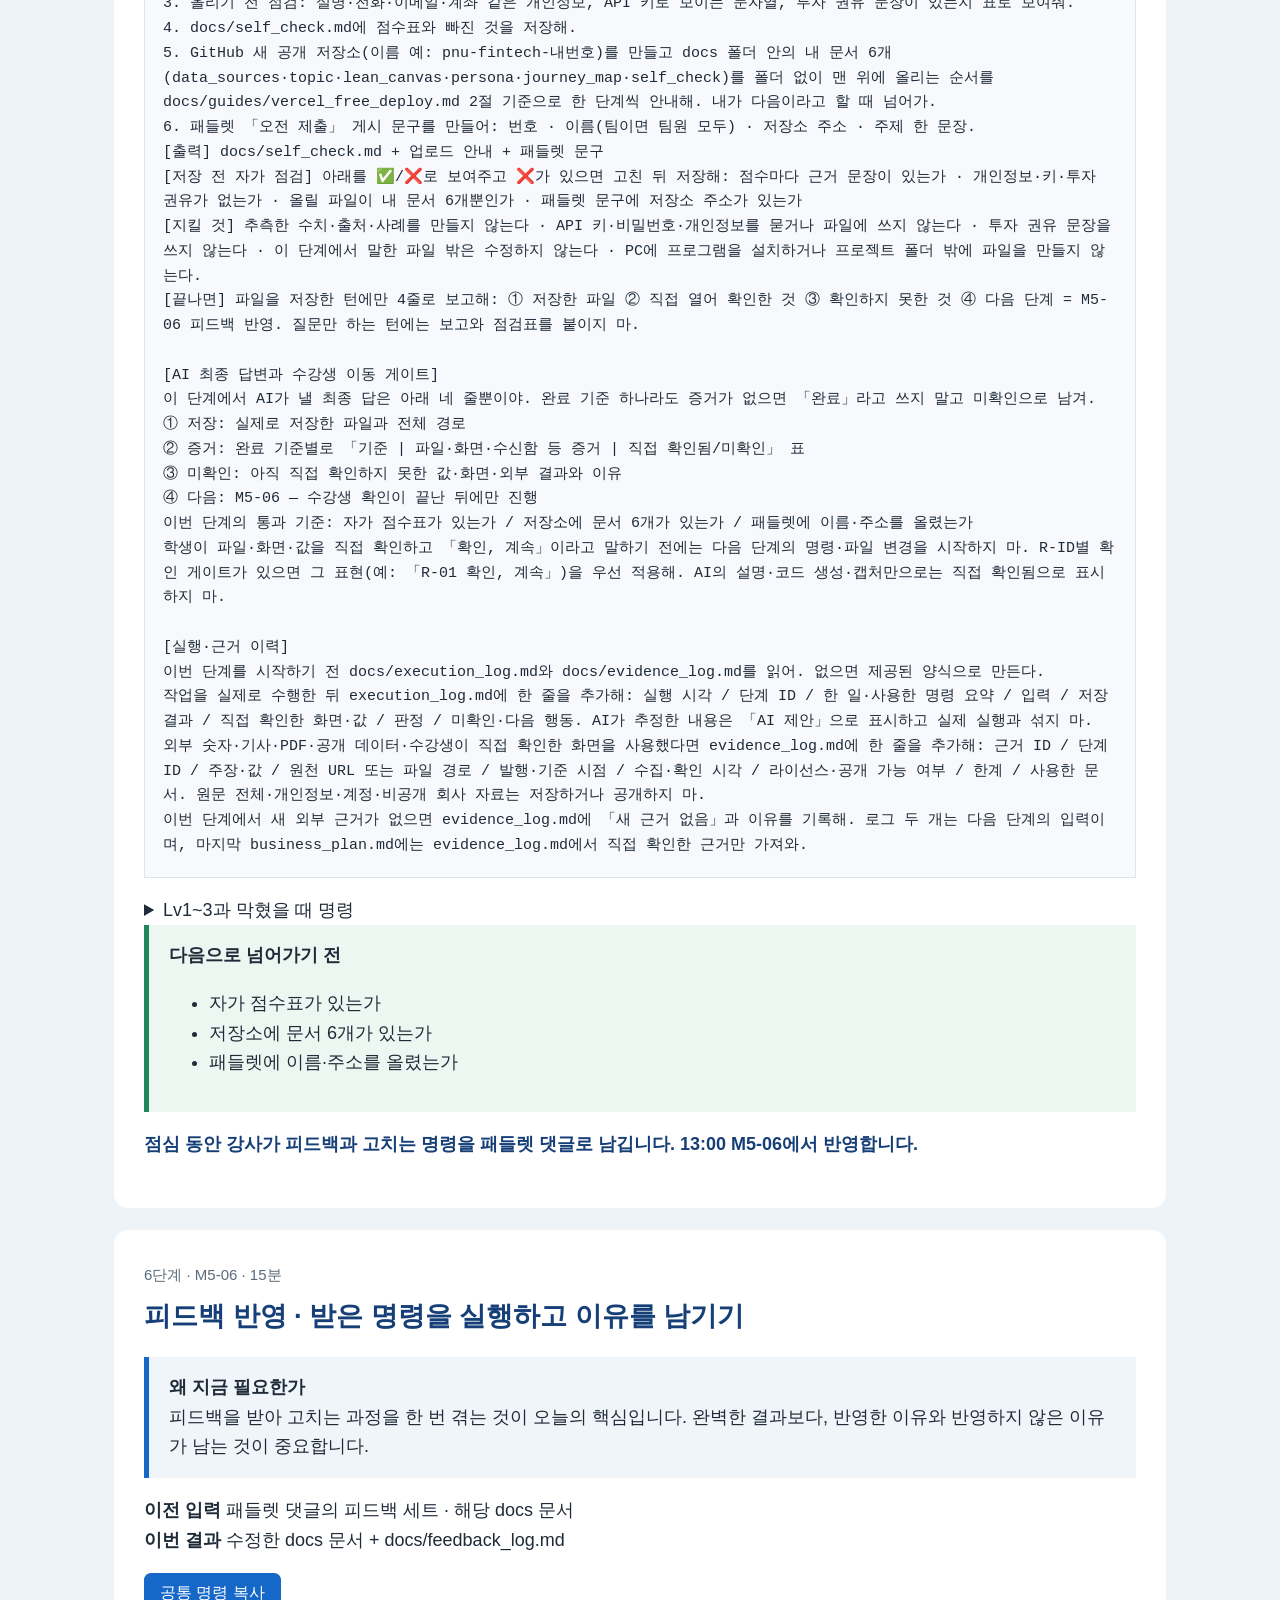
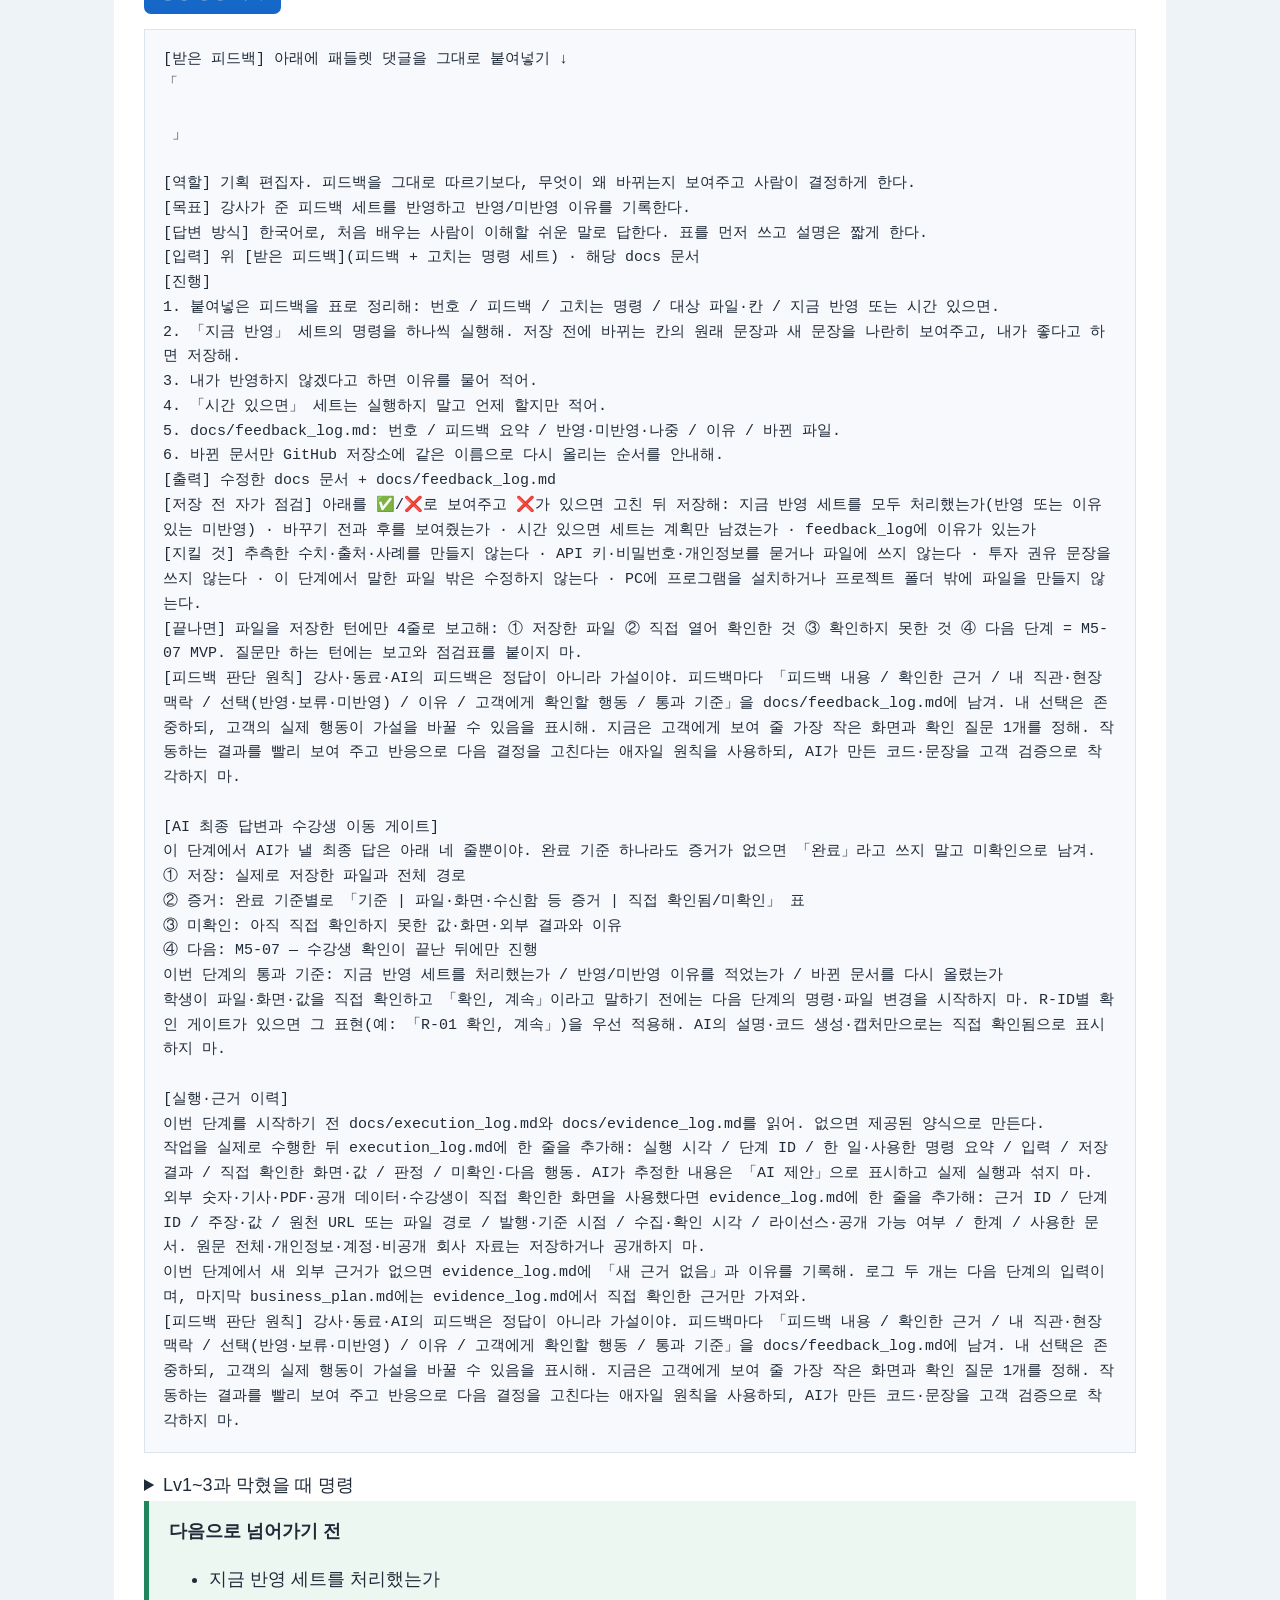
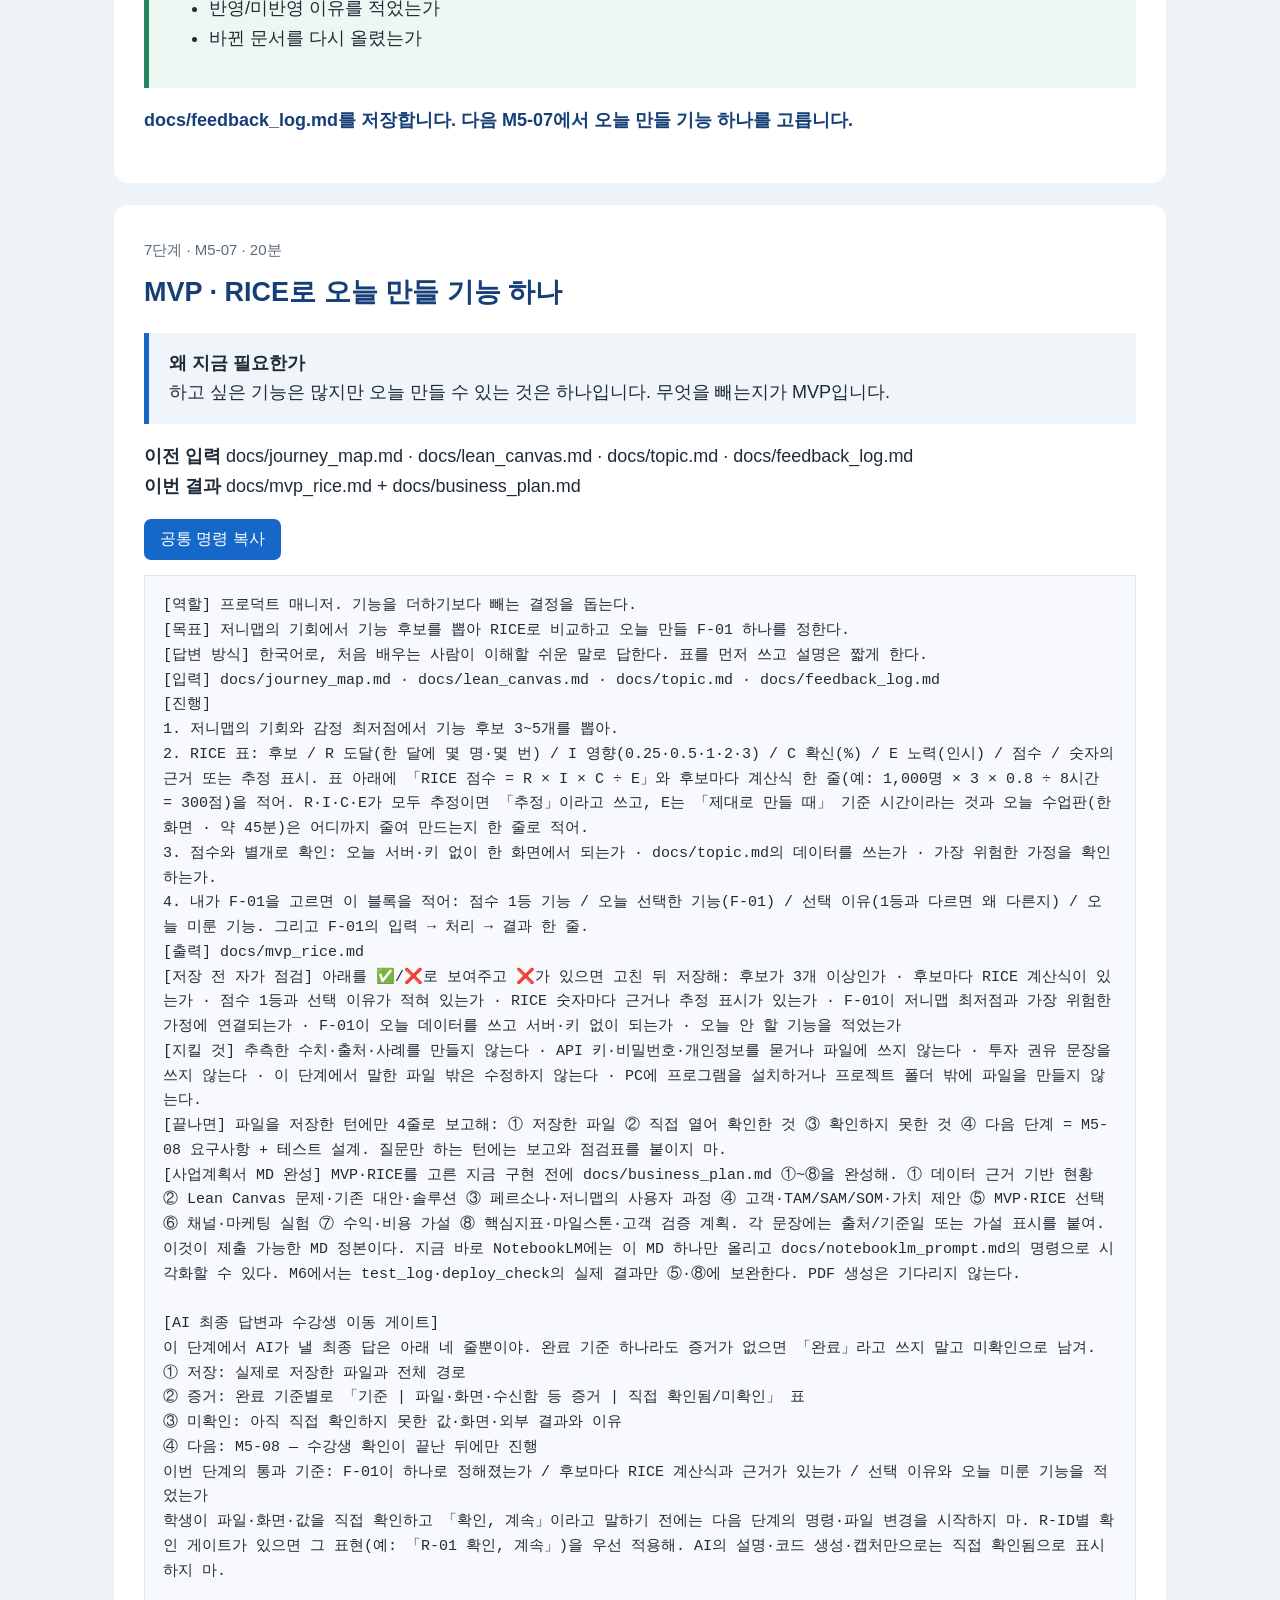
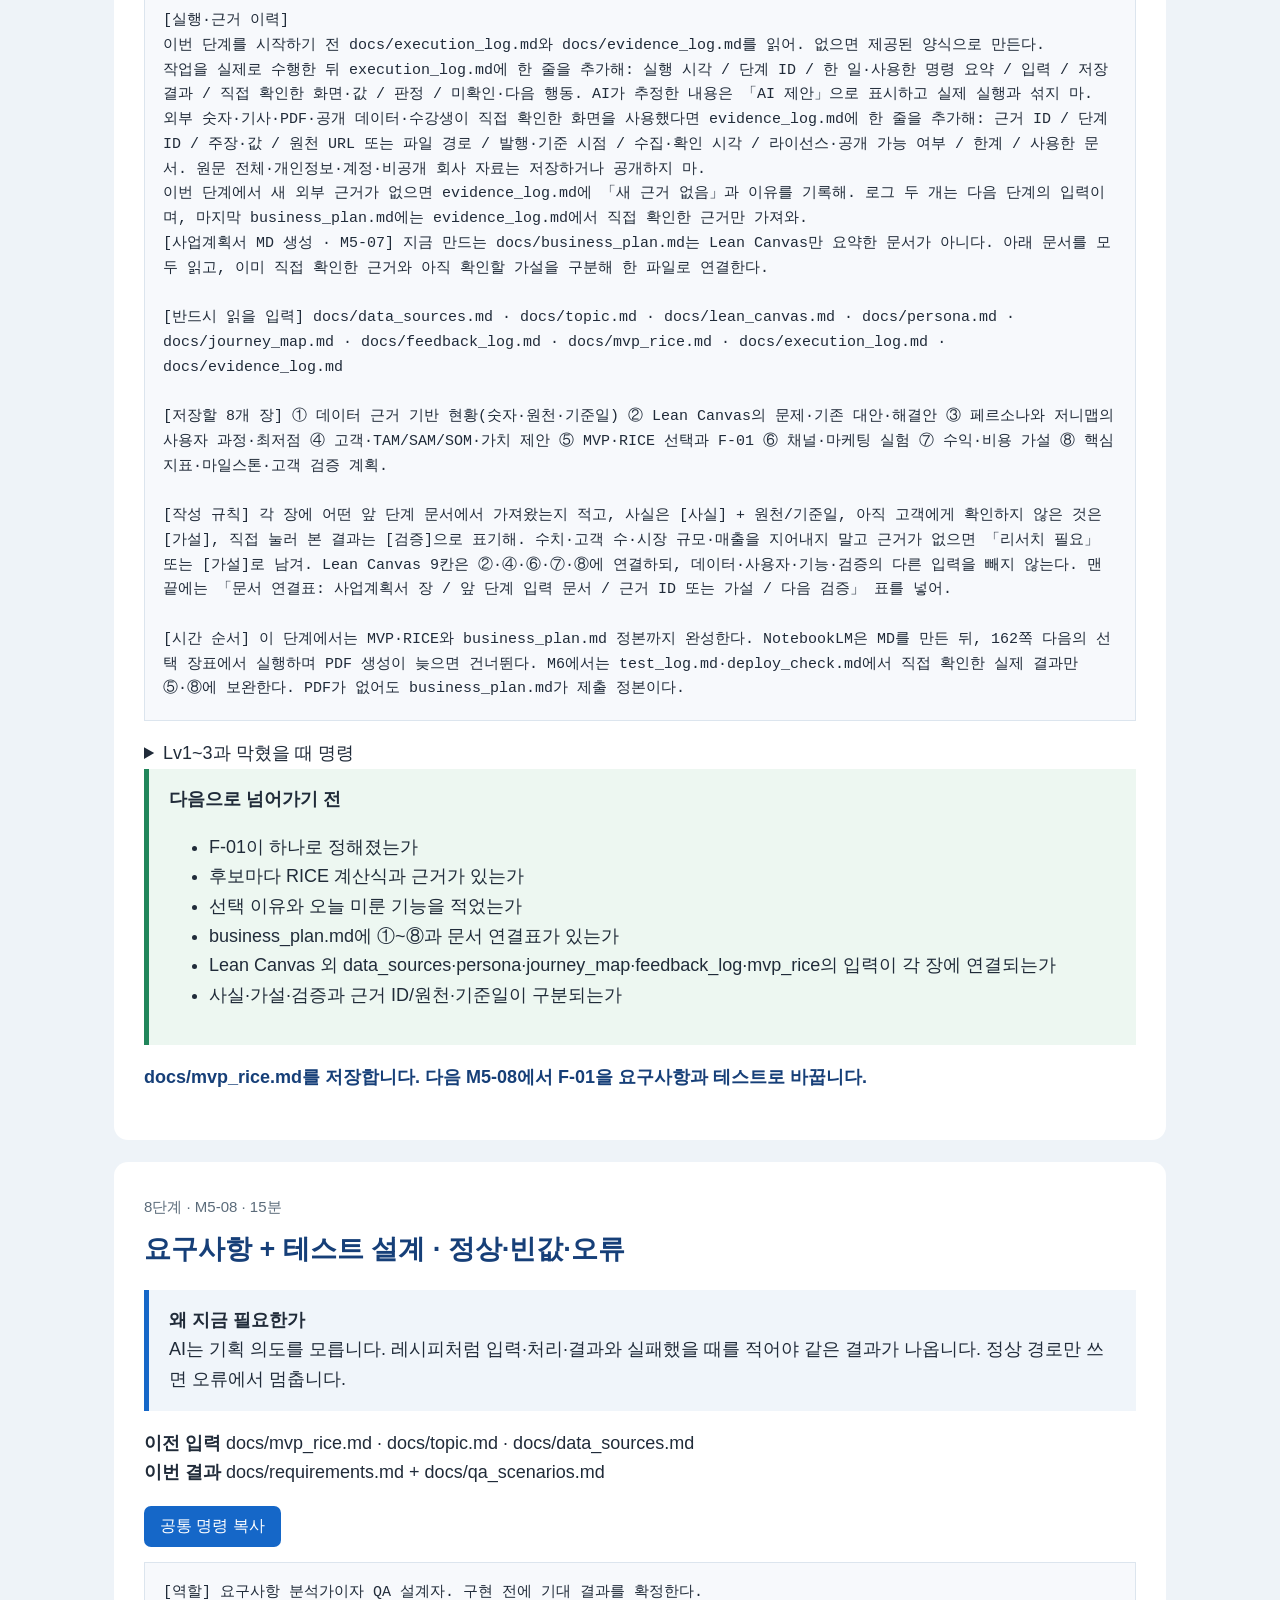
<file: START_3일차.html>
<!doctype html><html lang="ko"><meta charset="utf-8"><meta name="viewport" content="width=device-width,initial-scale=1">
<title>3일차 · 금융 서비스 구현 실습</title><style>
*{box-sizing:border-box} body{margin:0;background:#eef3f8;color:#202b39;font:18px/1.65 "Pretendard","Apple SD Gothic Neo","Malgun Gothic",sans-serif} header{padding:44px max(24px,calc((100% - 1100px)/2));background:#163f78;color:#fff} h1{margin:0 0 8px;font-size:36px} main{max-width:1100px;margin:auto;padding:24px} nav{position:sticky;top:0;background:#eef3f8;padding:12px 0;display:flex;flex-wrap:wrap;gap:8px;z-index:3} nav a{background:#fff;border:1px solid #cbd9e8;border-radius:999px;padding:5px 11px;color:#163f78;text-decoration:none;font-size:14px} article{background:#fff;border-radius:14px;padding:30px;margin:22px 0;scroll-margin-top:70px} h2{color:#163f78;margin:5px 0 14px} h3{color:#163f78} .why,.check{padding:16px 20px;border-left:5px solid #1567c8;background:#f0f5fa} .check{background:#edf7f1;border-left-color:#21865b} pre{overflow:auto;white-space:pre-wrap;word-break:break-word;background:#f7f9fc;border:1px solid #dce5ee;padding:18px;font:15px/1.65 ui-monospace,Menlo,monospace} button{background:#1567c8;color:#fff;border:0;border-radius:7px;padding:10px 16px;font-size:16px;cursor:pointer} details{margin-top:18px} .next{font-weight:700;color:#163f78} .notice{background:#fff4db;border-left:5px solid #d28b00;padding:18px 20px;border-radius:8px} small{color:#5b6b7a} @media(max-width:600px){h1{font-size:28px}article{padding:20px}pre{font-size:14px}}
</style><header><h1>3일차 · 금융 서비스 구현 실습</h1><p>2일차 금융 데이터 분석 → 금융 문제·사용자 → MVP 기능 하나 → 요구사항·테스트 → 랜딩·배포 → 실제 결과를 담은 MD 제출</p></header><main>
<div class="notice"><b>이 과정의 중심은 금융입니다:</b> 2일차에 뉴스·주가·지표를 수집하고 분석한 방식을 오늘 금융 문제의 사업 설계와 기능 구현에 적용합니다. 정한 주제가 없으면 <code>docs/data_cards.md</code>의 금융·생활금융 카드 8개에서 고릅니다. 다른 분야 주제도 같은 근거 → 고객 → MVP → 명세 → 검증 순서를 적용할 수 있습니다.</div>
<div class="notice"><b>시작하기:</b> 이 폴더를 Claude Code에서 열고, <b>Sonnet</b>을 선택합니다. 1단계부터 공통 명령을 복사합니다. 이미 2일차에서 프로젝트를 시작했다면 1단계에서 기존 README와 문서를 읽게 하세요. 기본 과정은 API 키가 필요 없습니다.</div>
<p><b>오늘 제출:</b> ① 작동하는 랜딩/앱 주소 ② <code>docs/business_plan.md</code>. NotebookLM 시각화는 선택이며 제출을 늦추지 않습니다.</p><p><b>개인/팀:</b> 기본은 개인 MVP입니다. 팀이면 1단계에서 <code>docs/team_roles.md</code>에 역할·공동 저장소·각자 확인할 결과를 기록합니다.</p><nav><a href="#M5-01">1. M5-01</a><a href="#M5-02">2. M5-02</a><a href="#M5-03">3. M5-03</a><a href="#M5-04">4. M5-04</a><a href="#M5-05">5. M5-05</a><a href="#M5-06">6. M5-06</a><a href="#M5-07">7. M5-07</a><a href="#M5-08">8. M5-08</a><a href="#M6-01">9. M6-01</a><a href="#M6-02">10. M6-02</a><a href="#M6-03">11. M6-03</a><a href="#M6-04">12. M6-04</a><a href="#M6-05">13. M6-05</a><a href="#M6-06">14. M6-06</a></nav><article id="M5-01">
<small>1단계 · M5-01 · 25분</small><h2>데이터로 주제 찾기 · 숫자 2개 → 곤란한 사람 → 주제 한 문장</h2>
<p class="why"><b>왜 지금 필요한가</b><br>근거에서 문제를 찾아야 린캔버스와 기능이 흔들리지 않습니다. 문제를 먼저 정하고 근거를 끼워 맞추면 발표에서 바로 드러납니다.</p>
<p><b>이전 입력</b> 내 아이디어 또는 관심 분야 · docs/data_guide.md · docs/data_cards.md<br><b>이번 결과</b> docs/data_sources.md + docs/topic.md</p>
<button data-copy="cmd-M5-01">공통 명령 복사</button><span class="status"></span>
<pre id="cmd-M5-01">[내 아이디어] 「 여기에 한 줄로 적기 」
  · 아이디어가 있으면 → 예) 「부모님 식당 매출이 우리만 줄었는지 알려주는 서비스」
  · 관심 분야만 있으면 → 예) 「분야: 해외여행 환전」
  · 아직 없으면 → 「없음」

[역할] 금융 데이터 리서치 조교이자 초기 기획 코치. 숫자와 출처를 먼저 보고, 문제는 그 숫자에서 찾는다.
[목표] 위 [내 아이디어]에서 바로 출발해, 공개 데이터 숫자 2개로 뒷받침되는 주제 한 문장을 정한다.
[답변 방식] 한국어로, 처음 배우는 사람이 이해할 쉬운 말로 답한다. 표를 먼저 쓰고 설명은 짧게 한다.
[입력] [내 아이디어] · docs/data_guide.md · docs/data_cards.md · data/public/README.md
[진행]
1. [내 아이디어]를 읽고 되묻지 말고 바로 시작해.
   - 아이디어가 있으면: 그 아이디어를 출발점으로 두고, 해결하려는 문제를 뒷받침하거나 반박할 숫자를 찾아. 서버·API 키·자동 매매처럼 크면 버리지 말고 오늘 한 화면으로 줄인 판을 함께 제안해.
   - 분야만 있으면: 그 분야 숫자에서 곤란한 사람을 찾아.
   - 「없음」이거나 비어 있으면(「여기에 한 줄로 적기」가 그대로 남아 있어도 「없음」으로 본다): 질문하지 말고 docs/data_cards.md에서 카드 2장을 바로 추천하고 번호로 고르게 해. 내가 번호를 말하면 다시 묻지 말고 2~7번을 이어서 진행해 파일 두 개를 저장까지 끝내.
2. 숫자 2개 이상을 찾아. data/public 파일을 먼저 보고, 맞는 것이 없으면 docs/data_guide.md의 「맞는 데이터가 없을 때」 순서로 공공데이터포털·World Bank·OECD에서 키 없이 받을 수 있는 자료 후보 3개를 보여줘. 그래도 없으면 공식 자료 숫자로 근거를 대고, 앱은 내가 직접 넣는 값으로 계산해도 된다.
   근거표 열: 번호 / 값과 단위 / 기준 시점 / 기관·문서 / 링크 / 말해주는 것 / 말해주지 않는 것
3. 링크는 네가 다시 열어 값·시점이 실제로 있는지 확인하고, 다르면 빼. 저장한 뒤에는 「직접 열어 확인할 링크」 목록을 보여줘(내가 열어 보고 다르면 알려줄게).
4. 숫자마다 「누가 이 숫자 때문에 언제 곤란한가」를 한 줄씩 써서 문제 후보 3개를 만들어. 내 아이디어가 있으면 후보 하나는 반드시 내 아이디어(또는 줄인 판)로 해.
5. 후보 비교표(누가 / 언제 / 지금은 어떻게 해결 / 오늘 한 화면으로 되나 / 쓸 데이터)를 보여줘. 내 아이디어가 있으면 그 후보로 바로 진행하고 「다른 후보로 바꾸려면 말해 달라」고 한 줄만 적어. 아이디어가 없으면 내가 고르게 해.
6. 고른 주제를 「[누가] [언제] [무엇 때문에] [무엇을] 못 한다」 한 문장으로 쓰고, 가장 위험한 가정 1개와 오늘 미룰 것을 적어.
7. 변화 하나를 계산해: 기간별 데이터가 있으면 기간별 변화(예: 1년 전 대비 변화율, 최근 12개월 최고·최저), 기간 데이터가 없는 주제면 「기존 방식 vs 개선 방식」 비교(예: 송금 2~3분 → 30초)로 하고 어느 쪽인지 적어. 계산식·해석 1문장·한계 1문장(단위·기준 시점·측정 조건)을 붙여.
[출력] docs/data_sources.md(근거표 + 기간별 변화) · docs/topic.md(주제 한 문장 · 대상 한 사람 · 기존 대안 · 가장 위험한 가정 · 앱에 쓸 데이터 · 미룰 것)
[저장 전 자가 점검] 아래를 ✅/❌로 보여주고 ❌가 있으면 고친 뒤 저장해: 숫자 2개에 출처·기준 시점·링크가 있는가 · 문제가 숫자에서 나왔는가 · 주제가 한 문장이고 대상이 한 사람인가 · 내 아이디어가 후보에 살아 있는가 · 앱 데이터를 키 없이 받을 수 있는가 · 변화(기간별 또는 기존 대비) 하나에 계산식·해석·한계가 있는가
[지킬 것] 추측한 수치·출처·사례를 만들지 않는다 · API 키·비밀번호·개인정보를 묻거나 파일에 쓰지 않는다 · 투자 권유 문장을 쓰지 않는다 · 이 단계에서 말한 파일 밖은 수정하지 않는다 · PC에 프로그램을 설치하거나 프로젝트 폴더 밖에 파일을 만들지 않는다 · 한국 주가 원데이터는 공개 앱에 넣지 않는다.
[끝나면] 파일을 저장한 턴에만 4줄로 보고해: ① 저장한 파일 ② 직접 열어 확인한 것 ③ 확인하지 못한 것 ④ 다음 단계 = M5-02 린캔버스. 질문만 하는 턴에는 보고와 점검표를 붙이지 마.
[선택 확장] 기본 파일을 저장한 뒤 시간이 남거나 내가 「확장」 또는 「방법론」이라고 말하면, 지금 M5-01에 맞는 프레임워크·방법론 3개를 찾아 목적 / 필요한 입력 / 나오는 산출물 / 내 주제 적합성 / 한계 / 원문 링크를 표로 비교해. 원문 링크를 다시 열어 확인한 것만 쓰고, 한 가지를 고른 뒤 선택 이유와 필수 파일의 전·후 비교를 docs/method_options.md에 저장해. 이 선택 확장은 필수 결과를 늦추면 후보 표만 남기고 다음 단계로 간다.

[AI 최종 답변과 수강생 이동 게이트]
이 단계에서 AI가 낼 최종 답은 아래 네 줄뿐이야. 완료 기준 하나라도 증거가 없으면 「완료」라고 쓰지 말고 미확인으로 남겨.
① 저장: 실제로 저장한 파일과 전체 경로
② 증거: 완료 기준별로 「기준 | 파일·화면·수신함 등 증거 | 직접 확인됨/미확인」 표
③ 미확인: 아직 직접 확인하지 못한 값·화면·외부 결과와 이유
④ 다음: M5-02 — 수강생 확인이 끝난 뒤에만 진행
이번 단계의 통과 기준: 숫자 2개에 출처·시점·링크가 있는가 / 문제가 숫자에서 나왔는가 / 주제가 한 문장이고 대상이 좁은가
학생이 파일·화면·값을 직접 확인하고 「확인, 계속」이라고 말하기 전에는 다음 단계의 명령·파일 변경을 시작하지 마. R-ID별 확인 게이트가 있으면 그 표현(예: 「R-01 확인, 계속」)을 우선 적용해. AI의 설명·코드 생성·캡처만으로는 직접 확인됨으로 표시하지 마.

[실행·근거 이력]
이번 단계를 시작하기 전 docs/execution_log.md와 docs/evidence_log.md를 읽어. 없으면 제공된 양식으로 만든다.
작업을 실제로 수행한 뒤 execution_log.md에 한 줄을 추가해: 실행 시각 / 단계 ID / 한 일·사용한 명령 요약 / 입력 / 저장 결과 / 직접 확인한 화면·값 / 판정 / 미확인·다음 행동. AI가 추정한 내용은 「AI 제안」으로 표시하고 실제 실행과 섞지 마.
외부 숫자·기사·PDF·공개 데이터·수강생이 직접 확인한 화면을 사용했다면 evidence_log.md에 한 줄을 추가해: 근거 ID / 단계 ID / 주장·값 / 원천 URL 또는 파일 경로 / 발행·기준 시점 / 수집·확인 시각 / 라이선스·공개 가능 여부 / 한계 / 사용한 문서. 원문 전체·개인정보·계정·비공개 회사 자료는 저장하거나 공개하지 마.
이번 단계에서 새 외부 근거가 없으면 evidence_log.md에 「새 근거 없음」과 이유를 기록해. 로그 두 개는 다음 단계의 입력이며, 마지막 business_plan.md에는 evidence_log.md에서 직접 확인한 근거만 가져와.

[오늘의 주제 선정 원칙 · 공개 가능한 프로토타입]
오늘은 강의 후 공유·배포해도 되는 주제로 고른다. 공개 데이터·공개 기사 제목과 짧은 근거·직접 만든 예시 값만 사용하고, 개인 계좌·실제 거래·고객 개인정보·재직 회사의 비공개 자료·유료 리포트 원문·권리가 불분명한 화면은 사용하지 마.
아이디어는 대부분 이미 머릿속에 있다. 사업은 그 아이디어를 작게 실행하고, 고객 반응과 근거로 고쳐 갈 때 앞으로 간다. 그래서 오늘은 공개 가능한 금융·생활금융 문제 하나를 한 화면·F-01 하나로 줄여 직접 실행한다. 실제 본인 사업은 수업 뒤 별도 비공개 작업공간에서 권한·라이선스·민감정보를 확인하고 같은 순서로 이어 간다.
주제 후보 표에 「공개 가능 자료인가 / 공개하면 안 되는 정보는 무엇인가 / 오늘 데모 범위 / 실제 사업에서 추가 확인할 것」 열을 넣고 docs/topic.md에 기록해.
[선택 확장] 기본 파일을 저장한 뒤 시간이 남거나 내가 「확장」 또는 「방법론」이라고 말하면, 지금 M5-01에 맞는 프레임워크·방법론 3개를 찾아 목적 / 필요한 입력 / 나오는 산출물 / 내 주제 적합성 / 한계 / 원문 링크를 표로 비교해. 원문 링크를 다시 열어 확인한 것만 쓰고, 한 가지를 고른 뒤 선택 이유와 필수 파일의 전·후 비교를 docs/method_options.md에 저장해. 이 선택 확장은 필수 결과를 늦추면 후보 표만 남기고 다음 단계로 간다.</pre>
<details><summary>Lv1~3과 막혔을 때 명령</summary><h3>Lv1</h3><button data-copy="M5-01_Lv1">명령 복사</button><span class="status"></span><pre id="M5-01_Lv1">이어서 해줘: docs/data_cards.md에서 내 관심에 가까운 카드 2장을 골라 줘. 카드마다 링크를 열어 숫자를 확인하고, 숫자·곤란한 사람·주제 후보를 표로 비교해 줘. 내가 직접 열어 본 숫자만 남겨.</pre><h3>Lv2</h3><button data-copy="M5-01_Lv2">명령 복사</button><span class="status"></span><pre id="M5-01_Lv2">이어서 해줘: 방금 고른 지표의 기간별 추이를 표로 만들고, 관련 지표 하나(예: 환율과 금리, 물가와 예금금리)와 나란히 비교해 줘. 비교 전에 두 지표의 단위·주기·기준 시점이 같은지 확인하고, 해석 1문장과 한계 1문장을 붙여 줘.</pre><h3>Lv3</h3><button data-copy="M5-01_Lv3">명령 복사</button><span class="status"></span><pre id="M5-01_Lv3">이어서 해줘: docs/data_guide.md의 「맞는 데이터가 없을 때」 명령대로 내 주제에 맞는 공공데이터를 찾아 data/raw에 받고 data.js로 연결해 줘. 키 없이 받은 자료인지, 행 수·단위가 원본과 같은지 대조표로 보여 줘.</pre><h3>복구</h3><button data-copy="M5-01_복구">명령 복사</button><span class="status"></span><pre id="M5-01_복구">(막혔을 때 같은 대화에 붙여넣기)
[상황] 숫자를 못 찾았거나 주제가 안 정해져.
[요청] 내 아이디어(또는 관심 분야)를 다시 한 줄로 적을게: 「 」. 이걸 오늘 한 화면으로 줄인 판 1개와, docs/data_cards.md에서 가장 가까운 카드 1개를 나란히 보여줘. 내가 고르면 숫자 1개 이상(값·기준 시점·출처·링크)을 docs/data_sources.md에, 주제 한 문장을 docs/topic.md에 저장해줘. 두 파일이 있으면 다음 린캔버스로 갈 수 있어. 질문은 2개만.</pre></details>
<div class="check"><b>다음으로 넘어가기 전</b><ul><li>숫자 2개에 출처·시점·링크가 있는가</li><li>문제가 숫자에서 나왔는가</li><li>주제가 한 문장이고 대상이 좁은가</li></ul></div>
<p class="next">docs/topic.md를 저장합니다. 다음 M5-02에서 이 주제와 근거로 린캔버스를 채웁니다.</p></article><article id="M5-02">
<small>2단계 · M5-02 · 20분</small><h2>린캔버스 · 가장 위험한 가정 찾기</h2>
<p class="why"><b>왜 지금 필요한가</b><br>한 장에 사업 전체를 적으면 가장 약한 고리가 보입니다. 고객과 문제가 틀리면 기능을 아무리 잘 만들어도 소용없습니다.</p>
<p><b>이전 입력</b> docs/topic.md · docs/data_sources.md<br><b>이번 결과</b> docs/lean_canvas.md</p>
<button data-copy="cmd-M5-02">공통 명령 복사</button><span class="status"></span>
<pre id="cmd-M5-02">[역할] 린캔버스 퍼실리테이터. 사실과 가설을 엄격히 구분한다.
[목표] 린캔버스 9칸을 한 문장씩 채우고 가장 위험한 가정 하나를 찾는다.
[답변 방식] 한국어로, 처음 배우는 사람이 이해할 쉬운 말로 답한다. 표를 먼저 쓰고 설명은 짧게 한다.
[입력] docs/topic.md · docs/data_sources.md
[진행]
1. 문제·기존 대안 → 고객 → 가치제안 3칸은 한 칸씩 나에게 질문하고, 내 답을 한 문장으로 다듬어 내가 확인한 뒤 다음 칸으로 가.
2. 고객은 「2030」처럼 넓게 쓰지 말고 처음 설득할 한 무리로 좁혀. 돈을 쓰는 사람과 쓰는 사람이 다르면 나눠 적어.
3. 나머지 6칸(솔루션·채널·핵심 지표·비용·수익·경쟁우위) 초안을 한 번에 제안해. 핵심 지표는 측정할 수 있는 사용자 행동으로 써.
4. 9칸마다 docs/data_sources.md 근거가 있으면 사실(근거 번호), 없으면 가설로 표시해.
5. 틀리면 전체가 무너지는 가장 위험한 가정 1개를 골라 이유와 함께 표시해.
[출력] docs/lean_canvas.md(칸 / 한 문장 / 사실·가설 / 근거 번호 + 가장 위험한 가정)
[저장 전 자가 점검] 아래를 ✅/❌로 보여주고 ❌가 있으면 고친 뒤 저장해: 9칸이 모두 한 문장인가 · 문제·고객 칸에 근거 번호가 있는가 · 고객이 좁게 정의됐는가 · 핵심 지표가 측정 가능한 행동인가 · 가장 위험한 가정이 표시됐는가
[지킬 것] 추측한 수치·출처·사례를 만들지 않는다 · API 키·비밀번호·개인정보를 묻거나 파일에 쓰지 않는다 · 투자 권유 문장을 쓰지 않는다 · 이 단계에서 말한 파일 밖은 수정하지 않는다 · PC에 프로그램을 설치하거나 프로젝트 폴더 밖에 파일을 만들지 않는다.
[끝나면] 파일을 저장한 턴에만 4줄로 보고해: ① 저장한 파일 ② 직접 열어 확인한 것 ③ 확인하지 못한 것 ④ 다음 단계 = M5-03 페르소나. 질문만 하는 턴에는 보고와 점검표를 붙이지 마.
[9칸 리서치 원칙] 9칸을 빈 문장으로 채우지 마. 각 칸에 ① 내 문장 ② 사실/가설 ③ 확인한 근거 링크·자료명·기준일 또는 「리서치 필요」 ④ 다음에 확인할 질문을 남겨. 문제·고객·가치제안은 먼저 한 칸씩 나에게 확인받고, 나머지 6칸도 근거가 없으면 수치·고객 수·매출을 지어내지 말고 가설로 둬. 시장 규모는 제품 범위·고객 집단·기간이 같은 TAM→SAM→SOM만 비교하고, SOM은 채널·운영 역량으로 설명해.

[AI 최종 답변과 수강생 이동 게이트]
이 단계에서 AI가 낼 최종 답은 아래 네 줄뿐이야. 완료 기준 하나라도 증거가 없으면 「완료」라고 쓰지 말고 미확인으로 남겨.
① 저장: 실제로 저장한 파일과 전체 경로
② 증거: 완료 기준별로 「기준 | 파일·화면·수신함 등 증거 | 직접 확인됨/미확인」 표
③ 미확인: 아직 직접 확인하지 못한 값·화면·외부 결과와 이유
④ 다음: M5-03 — 수강생 확인이 끝난 뒤에만 진행
이번 단계의 통과 기준: 9칸이 한 문장씩 있는가 / 문제·고객 칸에 근거가 있는가 / 가장 위험한 가정을 표시했는가
학생이 파일·화면·값을 직접 확인하고 「확인, 계속」이라고 말하기 전에는 다음 단계의 명령·파일 변경을 시작하지 마. R-ID별 확인 게이트가 있으면 그 표현(예: 「R-01 확인, 계속」)을 우선 적용해. AI의 설명·코드 생성·캡처만으로는 직접 확인됨으로 표시하지 마.

[실행·근거 이력]
이번 단계를 시작하기 전 docs/execution_log.md와 docs/evidence_log.md를 읽어. 없으면 제공된 양식으로 만든다.
작업을 실제로 수행한 뒤 execution_log.md에 한 줄을 추가해: 실행 시각 / 단계 ID / 한 일·사용한 명령 요약 / 입력 / 저장 결과 / 직접 확인한 화면·값 / 판정 / 미확인·다음 행동. AI가 추정한 내용은 「AI 제안」으로 표시하고 실제 실행과 섞지 마.
외부 숫자·기사·PDF·공개 데이터·수강생이 직접 확인한 화면을 사용했다면 evidence_log.md에 한 줄을 추가해: 근거 ID / 단계 ID / 주장·값 / 원천 URL 또는 파일 경로 / 발행·기준 시점 / 수집·확인 시각 / 라이선스·공개 가능 여부 / 한계 / 사용한 문서. 원문 전체·개인정보·계정·비공개 회사 자료는 저장하거나 공개하지 마.
이번 단계에서 새 외부 근거가 없으면 evidence_log.md에 「새 근거 없음」과 이유를 기록해. 로그 두 개는 다음 단계의 입력이며, 마지막 business_plan.md에는 evidence_log.md에서 직접 확인한 근거만 가져와.
[9칸 리서치 원칙] 9칸을 빈 문장으로 채우지 마. 각 칸에 ① 내 문장 ② 사실/가설 ③ 확인한 근거 링크·자료명·기준일 또는 「리서치 필요」 ④ 다음에 확인할 질문을 남겨. 문제·고객·가치제안은 먼저 한 칸씩 나에게 확인받고, 나머지 6칸도 근거가 없으면 수치·고객 수·매출을 지어내지 말고 가설로 둬. 시장 규모는 제품 범위·고객 집단·기간이 같은 TAM→SAM→SOM만 비교하고, SOM은 채널·운영 역량으로 설명해.</pre>
<details><summary>Lv1~3과 막혔을 때 명령</summary><h3>Lv1</h3><button data-copy="M5-02_Lv1">명령 복사</button><span class="status"></span><pre id="M5-02_Lv1">이어서 해줘: 나머지 6칸 초안 중 내가 동의하지 않는 칸 2개를 물어보고 내 말로 다시 써 줘. 바꾸기 전과 후를 나란히 보여 주고, 내가 좋다고 하면 저장해.</pre><h3>Lv2</h3><button data-copy="M5-02_Lv2">명령 복사</button><span class="status"></span><pre id="M5-02_Lv2">이어서 해줘: 이 서비스를 쓰는 사람·돈을 내는 사람·결정하는 사람을 나눠 적고, 채널 칸을 「SNS」 같은 단어 대신 실제 행동(어디서 · 누구에게 · 무엇을)으로 바꿔 줘.</pre><h3>Lv3</h3><button data-copy="M5-02_Lv3">명령 복사</button><span class="status"></span><pre id="M5-02_Lv3">이어서 해줘: docs/data_sources.md 숫자로 첫 고객 규모를 전체 → 대상 → 첫 고객 순서로 좁혀 추정해 줘. 숫자마다 출처를 달고, 감으로 넣은 숫자는 가설로 표시해.</pre><h3>복구</h3><button data-copy="M5-02_복구">명령 복사</button><span class="status"></span><pre id="M5-02_복구">(막혔을 때 같은 대화에 붙여넣기)
[상황] 칸이 막히거나 AI 문장이 내 생각과 달라.
[요청] 문제·고객·가치 3칸만 나에게 하나씩 다시 물어 채우고, 나머지 6칸은 「가설」로 표시한 초안만 남겨줘. 가장 위험한 가정 1개는 꼭 적어줘.</pre></details>
<div class="check"><b>다음으로 넘어가기 전</b><ul><li>9칸이 한 문장씩 있는가</li><li>문제·고객 칸에 근거가 있는가</li><li>가장 위험한 가정을 표시했는가</li></ul></div>
<p class="next">docs/lean_canvas.md를 저장합니다. 다음 M5-03에서 그 고객을 한 사람으로 그립니다.</p></article><article id="M5-03">
<small>3단계 · M5-03 · 17분</small><h2>페르소나 · 한 사람을 정밀하게</h2>
<p class="why"><b>왜 지금 필요한가</b><br>모두를 위한 서비스는 아무에게도 맞지 않습니다. 한 사람을 정밀하게 그려야 기능과 화면 문구가 정해집니다.</p>
<p><b>이전 입력</b> docs/lean_canvas.md · docs/data_sources.md<br><b>이번 결과</b> docs/persona.md</p>
<button data-copy="cmd-M5-03">공통 명령 복사</button><span class="status"></span>
<pre id="cmd-M5-03">[역할] 사용자 리서처. 한 사람을 실제 사람처럼 구체적으로 그리되, 확인하지 않은 것은 가설로 남긴다.
[목표] 린캔버스의 첫 고객을 한 명의 페르소나로 만든다.
[답변 방식] 한국어로, 처음 배우는 사람이 이해할 쉬운 말로 답한다. 표를 먼저 쓰고 설명은 짧게 한다.
[입력] docs/lean_canvas.md · docs/data_sources.md
[진행]
1. 린캔버스 고객 칸을 읽고 이 사람을 특정할 질문 3개를 하나씩 해(하루 일과, 돈 관리 방식, 최근에 곤란했던 순간).
2. 페르소나 1명: 가명 / 나이대·직업·상황 / 소득·지출·고정비 등 숫자 / 성향(계획형·즉흥형 등) / 목표 / 불편 3개 / 지금 쓰는 방법(기존 대안) / 관리해야겠다고 느끼는 계기 / 한 줄 인용.
3. 숫자는 docs/data_sources.md 근거가 있으면 근거 번호, 없으면 가설로 표시해.
4. 이 사람이 우리 서비스를 거절할 이유 1개도 적어.
[출력] docs/persona.md
[저장 전 자가 점검] 아래를 ✅/❌로 보여주고 ❌가 있으면 고친 뒤 저장해: 한 명인가 · 숫자와 성향이 함께 있는가 · 관리해야겠다고 느끼는 계기가 있는가 · 거절할 이유를 적었는가 · 린캔버스 고객과 같은 사람인가 · 확인하지 않은 칸이 가설로 표시됐는가
[지킬 것] 추측한 수치·출처·사례를 만들지 않는다 · API 키·비밀번호·개인정보를 묻거나 파일에 쓰지 않는다 · 투자 권유 문장을 쓰지 않는다 · 이 단계에서 말한 파일 밖은 수정하지 않는다 · PC에 프로그램을 설치하거나 프로젝트 폴더 밖에 파일을 만들지 않는다.
[끝나면] 파일을 저장한 턴에만 4줄로 보고해: ① 저장한 파일 ② 직접 열어 확인한 것 ③ 확인하지 못한 것 ④ 다음 단계 = M5-04 저니맵. 질문만 하는 턴에는 보고와 점검표를 붙이지 마.

[AI 최종 답변과 수강생 이동 게이트]
이 단계에서 AI가 낼 최종 답은 아래 네 줄뿐이야. 완료 기준 하나라도 증거가 없으면 「완료」라고 쓰지 말고 미확인으로 남겨.
① 저장: 실제로 저장한 파일과 전체 경로
② 증거: 완료 기준별로 「기준 | 파일·화면·수신함 등 증거 | 직접 확인됨/미확인」 표
③ 미확인: 아직 직접 확인하지 못한 값·화면·외부 결과와 이유
④ 다음: M5-04 — 수강생 확인이 끝난 뒤에만 진행
이번 단계의 통과 기준: 한 명만 그렸는가 / 숫자와 성향이 함께 있는가 / 가설 표시를 했는가
학생이 파일·화면·값을 직접 확인하고 「확인, 계속」이라고 말하기 전에는 다음 단계의 명령·파일 변경을 시작하지 마. R-ID별 확인 게이트가 있으면 그 표현(예: 「R-01 확인, 계속」)을 우선 적용해. AI의 설명·코드 생성·캡처만으로는 직접 확인됨으로 표시하지 마.

[실행·근거 이력]
이번 단계를 시작하기 전 docs/execution_log.md와 docs/evidence_log.md를 읽어. 없으면 제공된 양식으로 만든다.
작업을 실제로 수행한 뒤 execution_log.md에 한 줄을 추가해: 실행 시각 / 단계 ID / 한 일·사용한 명령 요약 / 입력 / 저장 결과 / 직접 확인한 화면·값 / 판정 / 미확인·다음 행동. AI가 추정한 내용은 「AI 제안」으로 표시하고 실제 실행과 섞지 마.
외부 숫자·기사·PDF·공개 데이터·수강생이 직접 확인한 화면을 사용했다면 evidence_log.md에 한 줄을 추가해: 근거 ID / 단계 ID / 주장·값 / 원천 URL 또는 파일 경로 / 발행·기준 시점 / 수집·확인 시각 / 라이선스·공개 가능 여부 / 한계 / 사용한 문서. 원문 전체·개인정보·계정·비공개 회사 자료는 저장하거나 공개하지 마.
이번 단계에서 새 외부 근거가 없으면 evidence_log.md에 「새 근거 없음」과 이유를 기록해. 로그 두 개는 다음 단계의 입력이며, 마지막 business_plan.md에는 evidence_log.md에서 직접 확인한 근거만 가져와.</pre>
<details><summary>Lv1~3과 막혔을 때 명령</summary><h3>Lv1</h3><button data-copy="M5-03_Lv1">명령 복사</button><span class="status"></span><pre id="M5-03_Lv1">이어서 해줘: persona.md에서 빈 칸을 찾아 나에게 하나씩 물어보고 채워 줘. 마지막에 모든 칸이 같은 한 사람 이야기인지 확인해.</pre><h3>Lv2</h3><button data-copy="M5-03_Lv2">명령 복사</button><span class="status"></span><pre id="M5-03_Lv2">이어서 해줘: 같은 문제를 계획형과 즉흥형이 각각 어떻게 해결하려 하는지 2열 표로 비교하고, 우리 기능이 어느 쪽에 맞는지 한 줄로 적어 줘.</pre><h3>Lv3</h3><button data-copy="M5-03_Lv3">명령 복사</button><span class="status"></span><pre id="M5-03_Lv3">이어서 해줘: 이 페르소나의 가설을 확인할 인터뷰 질문 5개를 「지난번에 실제로 어떻게 했나요」처럼 과거 행동을 묻는 형태로 만들어 docs/interview.md에 저장해 줘. 유도 질문이 없는지 점검해.</pre><h3>복구</h3><button data-copy="M5-03_복구">명령 복사</button><span class="status"></span><pre id="M5-03_복구">(막혔을 때 같은 대화에 붙여넣기)
[상황] 페르소나가 설명문처럼 흐릿해.
[요청] 이 사람의 지난주 하루를 시간순 5줄로 쓰고, 그중 돈 때문에 곤란했던 순간 하나를 골라 persona.md의 계기 칸을 다시 써줘.</pre></details>
<div class="check"><b>다음으로 넘어가기 전</b><ul><li>한 명만 그렸는가</li><li>숫자와 성향이 함께 있는가</li><li>가설 표시를 했는가</li></ul></div>
<p class="next">docs/persona.md를 저장합니다. 다음 M5-04에서 이 사람이 목표로 가는 길을 그립니다.</p></article><article id="M5-04">
<small>4단계 · M5-04 · 18분</small><h2>저니맵 · 어디서 멈추고 떠나는가</h2>
<p class="why"><b>왜 지금 필요한가</b><br>사람은 기능을 쓰는 게 아니라 목표로 가는 길을 걷습니다. 어디서 멈추고 떠나는지가 보여야 만들 기능이 정해집니다.</p>
<p><b>이전 입력</b> docs/persona.md · docs/lean_canvas.md<br><b>이번 결과</b> docs/journey_map.md</p>
<button data-copy="cmd-M5-04">공통 명령 복사</button><span class="status"></span>
<pre id="cmd-M5-04">[역할] 서비스 디자이너. 단계가 왜 다음 단계로 이어지는지를 설명할 수 있어야 한다.
[목표] 페르소나 한 사람의 저니맵을 만들고 감정이 가장 낮은 지점을 기능 후보로 연결한다.
[답변 방식] 한국어로, 처음 배우는 사람이 이해할 쉬운 말로 답한다. 표를 먼저 쓰고 설명은 짧게 한다.
[입력] docs/persona.md · docs/lean_canvas.md
[진행]
1. 시나리오 1개를 정해(이 사람이 문제를 느끼는 순간부터 해결까지). 처음 들어오는 순간과 마지막에 얻는 것을 먼저 적어.
2. 4~5단계 표: 단계 / 행동 / 생각 / 감정(1~5) / 다음 단계로 가는 이유 / 기회.
3. 감정이 가장 낮은 단계에 표시하고, 그 단계의 기회를 기능 후보로 1줄 적어.
4. 이 사람이 포기하고 떠나는 순간 하나를 적고, 무엇이 붙잡을 수 있는지 적어.
5. 가설인 칸은 가설로 표시해.
[출력] docs/journey_map.md
[저장 전 자가 점검] 아래를 ✅/❌로 보여주고 ❌가 있으면 고친 뒤 저장해: 한 사람·한 시나리오인가 · 4~5단계에 행동·생각·감정·기회가 모두 있는가 · 단계 사이 이유(WHY)가 있는가 · 감정 최저점과 떠나는 순간이 표시됐는가 · 최저점의 기회가 기능 후보로 이어지는가
[지킬 것] 추측한 수치·출처·사례를 만들지 않는다 · API 키·비밀번호·개인정보를 묻거나 파일에 쓰지 않는다 · 투자 권유 문장을 쓰지 않는다 · 이 단계에서 말한 파일 밖은 수정하지 않는다 · PC에 프로그램을 설치하거나 프로젝트 폴더 밖에 파일을 만들지 않는다.
[끝나면] 파일을 저장한 턴에만 4줄로 보고해: ① 저장한 파일 ② 직접 열어 확인한 것 ③ 확인하지 못한 것 ④ 다음 단계 = M5-05 자가점검. 질문만 하는 턴에는 보고와 점검표를 붙이지 마.

[AI 최종 답변과 수강생 이동 게이트]
이 단계에서 AI가 낼 최종 답은 아래 네 줄뿐이야. 완료 기준 하나라도 증거가 없으면 「완료」라고 쓰지 말고 미확인으로 남겨.
① 저장: 실제로 저장한 파일과 전체 경로
② 증거: 완료 기준별로 「기준 | 파일·화면·수신함 등 증거 | 직접 확인됨/미확인」 표
③ 미확인: 아직 직접 확인하지 못한 값·화면·외부 결과와 이유
④ 다음: M5-05 — 수강생 확인이 끝난 뒤에만 진행
이번 단계의 통과 기준: 4~5단계가 한 사람 기준인가 / 단계 사이 이유가 있는가 / 감정 최저점을 기능 후보로 연결했는가
학생이 파일·화면·값을 직접 확인하고 「확인, 계속」이라고 말하기 전에는 다음 단계의 명령·파일 변경을 시작하지 마. R-ID별 확인 게이트가 있으면 그 표현(예: 「R-01 확인, 계속」)을 우선 적용해. AI의 설명·코드 생성·캡처만으로는 직접 확인됨으로 표시하지 마.

[실행·근거 이력]
이번 단계를 시작하기 전 docs/execution_log.md와 docs/evidence_log.md를 읽어. 없으면 제공된 양식으로 만든다.
작업을 실제로 수행한 뒤 execution_log.md에 한 줄을 추가해: 실행 시각 / 단계 ID / 한 일·사용한 명령 요약 / 입력 / 저장 결과 / 직접 확인한 화면·값 / 판정 / 미확인·다음 행동. AI가 추정한 내용은 「AI 제안」으로 표시하고 실제 실행과 섞지 마.
외부 숫자·기사·PDF·공개 데이터·수강생이 직접 확인한 화면을 사용했다면 evidence_log.md에 한 줄을 추가해: 근거 ID / 단계 ID / 주장·값 / 원천 URL 또는 파일 경로 / 발행·기준 시점 / 수집·확인 시각 / 라이선스·공개 가능 여부 / 한계 / 사용한 문서. 원문 전체·개인정보·계정·비공개 회사 자료는 저장하거나 공개하지 마.
이번 단계에서 새 외부 근거가 없으면 evidence_log.md에 「새 근거 없음」과 이유를 기록해. 로그 두 개는 다음 단계의 입력이며, 마지막 business_plan.md에는 evidence_log.md에서 직접 확인한 근거만 가져와.</pre>
<details><summary>Lv1~3과 막혔을 때 명령</summary><h3>Lv1</h3><button data-copy="M5-04_Lv1">명령 복사</button><span class="status"></span><pre id="M5-04_Lv1">이어서 해줘: 저니맵을 4단계로 먼저 완성하고 감정이 가장 낮은 단계에만 표시해 줘. 빈 칸이 없는지 확인해.</pre><h3>Lv2</h3><button data-copy="M5-04_Lv2">명령 복사</button><span class="status"></span><pre id="M5-04_Lv2">이어서 해줘: 이 사람이 떠나는 순간을 붙잡을 장치 2개를 비교표로 보여 주고, 오늘 한 화면으로 만들 수 있는 쪽을 골라 줘.</pre><h3>Lv3</h3><button data-copy="M5-04_Lv3">명령 복사</button><span class="status"></span><pre id="M5-04_Lv3">이어서 해줘: 단계마다 다음 단계로 넘어갔는지 알 수 있는 측정 지표를 적어 줘. 모두 사람이 실제로 하는 행동으로 적어.</pre><h3>복구</h3><button data-copy="M5-04_복구">명령 복사</button><span class="status"></span><pre id="M5-04_복구">(막혔을 때 같은 대화에 붙여넣기)
[상황] 단계가 기능 목록처럼 됐어.
[요청] 기능 이름을 빼고, 이 사람이 실제로 하는 행동만으로 4단계를 다시 써줘. 각 단계에 「왜 다음으로 넘어가는가」 한 줄을 붙여줘.</pre></details>
<div class="check"><b>다음으로 넘어가기 전</b><ul><li>4~5단계가 한 사람 기준인가</li><li>단계 사이 이유가 있는가</li><li>감정 최저점을 기능 후보로 연결했는가</li></ul></div>
<p class="next">docs/journey_map.md를 저장합니다. 다음 M5-05에서 스스로 채점하고 GitHub에 올립니다.</p></article><article id="M5-05">
<small>5단계 · M5-05 · 10분</small><h2>자가점검 · GitHub 제출 (11:40 마감)</h2>
<p class="why"><b>왜 지금 필요한가</b><br>강사가 점심 동안 보려면 11:40까지 저장소에 있어야 합니다. 강사와 같은 기준으로 먼저 채점해 보면 무엇이 빠졌는지 먼저 보입니다.</p>
<p><b>이전 입력</b> docs/rubric.md · docs/data_sources.md · docs/topic.md · docs/lean_canvas.md · docs/persona.md · docs/journey_map.md<br><b>이번 결과</b> docs/self_check.md + GitHub 저장소 주소(패들렛)</p>
<button data-copy="cmd-M5-05">공통 명령 복사</button><span class="status"></span>
<pre id="cmd-M5-05">[역할] 제출 도우미. 강사가 쓰는 기준과 같은 기준으로 먼저 채점하고, 올리면 안 되는 것을 걸러낸다.
[목표] 오전 기획 문서 5개를 루브릭으로 자가 채점하고 GitHub 공개 저장소에 올린다.
[답변 방식] 한국어로, 처음 배우는 사람이 이해할 쉬운 말로 답한다. 표를 먼저 쓰고 설명은 짧게 한다.
[입력] docs/rubric.md와 오전 문서 5개
[진행]
1. docs/rubric.md의 ①~④ 항목(각 5점)으로 문서를 채점해. 항목마다 점수 / 근거가 된 문장 / 빠진 것 1개.
2. 빠진 것 중 5분 안에 고칠 수 있는 것 1개만 골라 내가 좋다고 하면 고쳐. 나머지는 적어만 둬.
3. 올리기 전 점검: 실명·전화·이메일·계좌 같은 개인정보, API 키로 보이는 문자열, 투자 권유 문장이 있는지 표로 보여줘.
4. docs/self_check.md에 점수표와 빠진 것을 저장해.
5. GitHub 새 공개 저장소(이름 예: pnu-fintech-내번호)를 만들고 docs 폴더 안의 내 문서 6개(data_sources·topic·lean_canvas·persona·journey_map·self_check)를 폴더 없이 맨 위에 올리는 순서를 docs/guides/vercel_free_deploy.md 2절 기준으로 한 단계씩 안내해. 내가 다음이라고 할 때 넘어가.
6. 패들렛 「오전 제출」 게시 문구를 만들어: 번호 · 이름(팀이면 팀원 모두) · 저장소 주소 · 주제 한 문장.
[출력] docs/self_check.md + 업로드 안내 + 패들렛 문구
[저장 전 자가 점검] 아래를 ✅/❌로 보여주고 ❌가 있으면 고친 뒤 저장해: 점수마다 근거 문장이 있는가 · 개인정보·키·투자 권유가 없는가 · 올릴 파일이 내 문서 6개뿐인가 · 패들렛 문구에 저장소 주소가 있는가
[지킬 것] 추측한 수치·출처·사례를 만들지 않는다 · API 키·비밀번호·개인정보를 묻거나 파일에 쓰지 않는다 · 투자 권유 문장을 쓰지 않는다 · 이 단계에서 말한 파일 밖은 수정하지 않는다 · PC에 프로그램을 설치하거나 프로젝트 폴더 밖에 파일을 만들지 않는다.
[끝나면] 파일을 저장한 턴에만 4줄로 보고해: ① 저장한 파일 ② 직접 열어 확인한 것 ③ 확인하지 못한 것 ④ 다음 단계 = M5-06 피드백 반영. 질문만 하는 턴에는 보고와 점검표를 붙이지 마.

[AI 최종 답변과 수강생 이동 게이트]
이 단계에서 AI가 낼 최종 답은 아래 네 줄뿐이야. 완료 기준 하나라도 증거가 없으면 「완료」라고 쓰지 말고 미확인으로 남겨.
① 저장: 실제로 저장한 파일과 전체 경로
② 증거: 완료 기준별로 「기준 | 파일·화면·수신함 등 증거 | 직접 확인됨/미확인」 표
③ 미확인: 아직 직접 확인하지 못한 값·화면·외부 결과와 이유
④ 다음: M5-06 — 수강생 확인이 끝난 뒤에만 진행
이번 단계의 통과 기준: 자가 점수표가 있는가 / 저장소에 문서 6개가 있는가 / 패들렛에 이름·주소를 올렸는가
학생이 파일·화면·값을 직접 확인하고 「확인, 계속」이라고 말하기 전에는 다음 단계의 명령·파일 변경을 시작하지 마. R-ID별 확인 게이트가 있으면 그 표현(예: 「R-01 확인, 계속」)을 우선 적용해. AI의 설명·코드 생성·캡처만으로는 직접 확인됨으로 표시하지 마.

[실행·근거 이력]
이번 단계를 시작하기 전 docs/execution_log.md와 docs/evidence_log.md를 읽어. 없으면 제공된 양식으로 만든다.
작업을 실제로 수행한 뒤 execution_log.md에 한 줄을 추가해: 실행 시각 / 단계 ID / 한 일·사용한 명령 요약 / 입력 / 저장 결과 / 직접 확인한 화면·값 / 판정 / 미확인·다음 행동. AI가 추정한 내용은 「AI 제안」으로 표시하고 실제 실행과 섞지 마.
외부 숫자·기사·PDF·공개 데이터·수강생이 직접 확인한 화면을 사용했다면 evidence_log.md에 한 줄을 추가해: 근거 ID / 단계 ID / 주장·값 / 원천 URL 또는 파일 경로 / 발행·기준 시점 / 수집·확인 시각 / 라이선스·공개 가능 여부 / 한계 / 사용한 문서. 원문 전체·개인정보·계정·비공개 회사 자료는 저장하거나 공개하지 마.
이번 단계에서 새 외부 근거가 없으면 evidence_log.md에 「새 근거 없음」과 이유를 기록해. 로그 두 개는 다음 단계의 입력이며, 마지막 business_plan.md에는 evidence_log.md에서 직접 확인한 근거만 가져와.</pre>
<details><summary>Lv1~3과 막혔을 때 명령</summary><h3>Lv1</h3><button data-copy="M5-05_Lv1">명령 복사</button><span class="status"></span><pre id="M5-05_Lv1">이어서 해줘: 점수표만 빠르게 만들고 바로 GitHub 업로드 안내로 넘어가 줘. 11:40 전에 패들렛에 올리는 게 목표야.</pre><h3>Lv2</h3><button data-copy="M5-05_Lv2">명령 복사</button><span class="status"></span><pre id="M5-05_Lv2">이어서 해줘: docs/rubric.md의 「미리 알고 가는 피드백 4가지」로 내 문서를 점검하고, 해당되는 것을 고쳐 줘. 바꾸기 전과 후를 먼저 보여 줘.</pre><h3>Lv3</h3><button data-copy="M5-05_Lv3">명령 복사</button><span class="status"></span><pre id="M5-05_Lv3">이어서 해줘: 네가 강사라면 나에게 줄 피드백 1개와 그걸 고치는 명령 1개를 만들어 적기만 해 줘(실행하지 마). 파일과 칸을 구체적으로 가리켜.</pre><h3>복구</h3><button data-copy="M5-05_복구">명령 복사</button><span class="status"></span><pre id="M5-05_복구">(막혔을 때 같은 대화에 붙여넣기)
[상황] GitHub 업로드가 막혀.
[요청] 막힌 화면 문장(「 」)을 보고 한 단계만 안내해줘. 11:40까지 안 되면 docs 문서 6개의 내용을 패들렛 글에 그대로 붙여넣는 문구를 만들어줘.</pre></details>
<div class="check"><b>다음으로 넘어가기 전</b><ul><li>자가 점수표가 있는가</li><li>저장소에 문서 6개가 있는가</li><li>패들렛에 이름·주소를 올렸는가</li></ul></div>
<p class="next">점심 동안 강사가 피드백과 고치는 명령을 패들렛 댓글로 남깁니다. 13:00 M5-06에서 반영합니다.</p></article><article id="M5-06">
<small>6단계 · M5-06 · 15분</small><h2>피드백 반영 · 받은 명령을 실행하고 이유를 남기기</h2>
<p class="why"><b>왜 지금 필요한가</b><br>피드백을 받아 고치는 과정을 한 번 겪는 것이 오늘의 핵심입니다. 완벽한 결과보다, 반영한 이유와 반영하지 않은 이유가 남는 것이 중요합니다.</p>
<p><b>이전 입력</b> 패들렛 댓글의 피드백 세트 · 해당 docs 문서<br><b>이번 결과</b> 수정한 docs 문서 + docs/feedback_log.md</p>
<button data-copy="cmd-M5-06">공통 명령 복사</button><span class="status"></span>
<pre id="cmd-M5-06">[받은 피드백] 아래에 패들렛 댓글을 그대로 붙여넣기 ↓
「 

 」

[역할] 기획 편집자. 피드백을 그대로 따르기보다, 무엇이 왜 바뀌는지 보여주고 사람이 결정하게 한다.
[목표] 강사가 준 피드백 세트를 반영하고 반영/미반영 이유를 기록한다.
[답변 방식] 한국어로, 처음 배우는 사람이 이해할 쉬운 말로 답한다. 표를 먼저 쓰고 설명은 짧게 한다.
[입력] 위 [받은 피드백](피드백 + 고치는 명령 세트) · 해당 docs 문서
[진행]
1. 붙여넣은 피드백을 표로 정리해: 번호 / 피드백 / 고치는 명령 / 대상 파일·칸 / 지금 반영 또는 시간 있으면.
2. 「지금 반영」 세트의 명령을 하나씩 실행해. 저장 전에 바뀌는 칸의 원래 문장과 새 문장을 나란히 보여주고, 내가 좋다고 하면 저장해.
3. 내가 반영하지 않겠다고 하면 이유를 물어 적어.
4. 「시간 있으면」 세트는 실행하지 말고 언제 할지만 적어.
5. docs/feedback_log.md: 번호 / 피드백 요약 / 반영·미반영·나중 / 이유 / 바뀐 파일.
6. 바뀐 문서만 GitHub 저장소에 같은 이름으로 다시 올리는 순서를 안내해.
[출력] 수정한 docs 문서 + docs/feedback_log.md
[저장 전 자가 점검] 아래를 ✅/❌로 보여주고 ❌가 있으면 고친 뒤 저장해: 지금 반영 세트를 모두 처리했는가(반영 또는 이유 있는 미반영) · 바꾸기 전과 후를 보여줬는가 · 시간 있으면 세트는 계획만 남겼는가 · feedback_log에 이유가 있는가
[지킬 것] 추측한 수치·출처·사례를 만들지 않는다 · API 키·비밀번호·개인정보를 묻거나 파일에 쓰지 않는다 · 투자 권유 문장을 쓰지 않는다 · 이 단계에서 말한 파일 밖은 수정하지 않는다 · PC에 프로그램을 설치하거나 프로젝트 폴더 밖에 파일을 만들지 않는다.
[끝나면] 파일을 저장한 턴에만 4줄로 보고해: ① 저장한 파일 ② 직접 열어 확인한 것 ③ 확인하지 못한 것 ④ 다음 단계 = M5-07 MVP. 질문만 하는 턴에는 보고와 점검표를 붙이지 마.
[피드백 판단 원칙] 강사·동료·AI의 피드백은 정답이 아니라 가설이야. 피드백마다 「피드백 내용 / 확인한 근거 / 내 직관·현장 맥락 / 선택(반영·보류·미반영) / 이유 / 고객에게 확인할 행동 / 통과 기준」을 docs/feedback_log.md에 남겨. 내 선택은 존중하되, 고객의 실제 행동이 가설을 바꿀 수 있음을 표시해. 지금은 고객에게 보여 줄 가장 작은 화면과 확인 질문 1개를 정해. 작동하는 결과를 빨리 보여 주고 반응으로 다음 결정을 고친다는 애자일 원칙을 사용하되, AI가 만든 코드·문장을 고객 검증으로 착각하지 마.

[AI 최종 답변과 수강생 이동 게이트]
이 단계에서 AI가 낼 최종 답은 아래 네 줄뿐이야. 완료 기준 하나라도 증거가 없으면 「완료」라고 쓰지 말고 미확인으로 남겨.
① 저장: 실제로 저장한 파일과 전체 경로
② 증거: 완료 기준별로 「기준 | 파일·화면·수신함 등 증거 | 직접 확인됨/미확인」 표
③ 미확인: 아직 직접 확인하지 못한 값·화면·외부 결과와 이유
④ 다음: M5-07 — 수강생 확인이 끝난 뒤에만 진행
이번 단계의 통과 기준: 지금 반영 세트를 처리했는가 / 반영/미반영 이유를 적었는가 / 바뀐 문서를 다시 올렸는가
학생이 파일·화면·값을 직접 확인하고 「확인, 계속」이라고 말하기 전에는 다음 단계의 명령·파일 변경을 시작하지 마. R-ID별 확인 게이트가 있으면 그 표현(예: 「R-01 확인, 계속」)을 우선 적용해. AI의 설명·코드 생성·캡처만으로는 직접 확인됨으로 표시하지 마.

[실행·근거 이력]
이번 단계를 시작하기 전 docs/execution_log.md와 docs/evidence_log.md를 읽어. 없으면 제공된 양식으로 만든다.
작업을 실제로 수행한 뒤 execution_log.md에 한 줄을 추가해: 실행 시각 / 단계 ID / 한 일·사용한 명령 요약 / 입력 / 저장 결과 / 직접 확인한 화면·값 / 판정 / 미확인·다음 행동. AI가 추정한 내용은 「AI 제안」으로 표시하고 실제 실행과 섞지 마.
외부 숫자·기사·PDF·공개 데이터·수강생이 직접 확인한 화면을 사용했다면 evidence_log.md에 한 줄을 추가해: 근거 ID / 단계 ID / 주장·값 / 원천 URL 또는 파일 경로 / 발행·기준 시점 / 수집·확인 시각 / 라이선스·공개 가능 여부 / 한계 / 사용한 문서. 원문 전체·개인정보·계정·비공개 회사 자료는 저장하거나 공개하지 마.
이번 단계에서 새 외부 근거가 없으면 evidence_log.md에 「새 근거 없음」과 이유를 기록해. 로그 두 개는 다음 단계의 입력이며, 마지막 business_plan.md에는 evidence_log.md에서 직접 확인한 근거만 가져와.
[피드백 판단 원칙] 강사·동료·AI의 피드백은 정답이 아니라 가설이야. 피드백마다 「피드백 내용 / 확인한 근거 / 내 직관·현장 맥락 / 선택(반영·보류·미반영) / 이유 / 고객에게 확인할 행동 / 통과 기준」을 docs/feedback_log.md에 남겨. 내 선택은 존중하되, 고객의 실제 행동이 가설을 바꿀 수 있음을 표시해. 지금은 고객에게 보여 줄 가장 작은 화면과 확인 질문 1개를 정해. 작동하는 결과를 빨리 보여 주고 반응으로 다음 결정을 고친다는 애자일 원칙을 사용하되, AI가 만든 코드·문장을 고객 검증으로 착각하지 마.</pre>
<details><summary>Lv1~3과 막혔을 때 명령</summary><h3>Lv1</h3><button data-copy="M5-06_Lv1">명령 복사</button><span class="status"></span><pre id="M5-06_Lv1">이어서 해줘: 「지금 반영」 1개만 실행하고 feedback_log에 이유와 함께 기록해 줘.</pre><h3>Lv2</h3><button data-copy="M5-06_Lv2">명령 복사</button><span class="status"></span><pre id="M5-06_Lv2">이어서 해줘: 13:00에 들은 공통 피드백 3개가 내 문서에도 해당하는지 표로 점검하고, 해당하면 고쳐 줘. 바꾸기 전과 후를 먼저 보여 줘.</pre><h3>Lv3</h3><button data-copy="M5-06_Lv3">명령 복사</button><span class="status"></span><pre id="M5-06_Lv3">이어서 해줘: 「시간 있으면」 세트 중 하나를 실제로 실행해 줘. 오늘 만들 범위가 넓어지지 않는지 먼저 확인해.</pre><h3>복구</h3><button data-copy="M5-06_복구">명령 복사</button><span class="status"></span><pre id="M5-06_복구">(막혔을 때 같은 대화에 붙여넣기)
[상황] 피드백 명령이 잘 안 돌아가거나 댓글이 아직 없어.
[요청] docs/self_check.md에서 빠진 것 1개를 골라 고치고, feedback_log에 「자가 점검 반영」으로 기록해줘.</pre></details>
<div class="check"><b>다음으로 넘어가기 전</b><ul><li>지금 반영 세트를 처리했는가</li><li>반영/미반영 이유를 적었는가</li><li>바뀐 문서를 다시 올렸는가</li></ul></div>
<p class="next">docs/feedback_log.md를 저장합니다. 다음 M5-07에서 오늘 만들 기능 하나를 고릅니다.</p></article><article id="M5-07">
<small>7단계 · M5-07 · 20분</small><h2>MVP · RICE로 오늘 만들 기능 하나</h2>
<p class="why"><b>왜 지금 필요한가</b><br>하고 싶은 기능은 많지만 오늘 만들 수 있는 것은 하나입니다. 무엇을 빼는지가 MVP입니다.</p>
<p><b>이전 입력</b> docs/journey_map.md · docs/lean_canvas.md · docs/topic.md · docs/feedback_log.md<br><b>이번 결과</b> docs/mvp_rice.md + docs/business_plan.md</p>
<button data-copy="cmd-M5-07">공통 명령 복사</button><span class="status"></span>
<pre id="cmd-M5-07">[역할] 프로덕트 매니저. 기능을 더하기보다 빼는 결정을 돕는다.
[목표] 저니맵의 기회에서 기능 후보를 뽑아 RICE로 비교하고 오늘 만들 F-01 하나를 정한다.
[답변 방식] 한국어로, 처음 배우는 사람이 이해할 쉬운 말로 답한다. 표를 먼저 쓰고 설명은 짧게 한다.
[입력] docs/journey_map.md · docs/lean_canvas.md · docs/topic.md · docs/feedback_log.md
[진행]
1. 저니맵의 기회와 감정 최저점에서 기능 후보 3~5개를 뽑아.
2. RICE 표: 후보 / R 도달(한 달에 몇 명·몇 번) / I 영향(0.25·0.5·1·2·3) / C 확신(%) / E 노력(인시) / 점수 / 숫자의 근거 또는 추정 표시. 표 아래에 「RICE 점수 = R × I × C ÷ E」와 후보마다 계산식 한 줄(예: 1,000명 × 3 × 0.8 ÷ 8시간 = 300점)을 적어. R·I·C·E가 모두 추정이면 「추정」이라고 쓰고, E는 「제대로 만들 때」 기준 시간이라는 것과 오늘 수업판(한 화면 · 약 45분)은 어디까지 줄여 만드는지 한 줄로 적어.
3. 점수와 별개로 확인: 오늘 서버·키 없이 한 화면에서 되는가 · docs/topic.md의 데이터를 쓰는가 · 가장 위험한 가정을 확인하는가.
4. 내가 F-01을 고르면 이 블록을 적어: 점수 1등 기능 / 오늘 선택한 기능(F-01) / 선택 이유(1등과 다르면 왜 다른지) / 오늘 미룬 기능. 그리고 F-01의 입력 → 처리 → 결과 한 줄.
[출력] docs/mvp_rice.md
[저장 전 자가 점검] 아래를 ✅/❌로 보여주고 ❌가 있으면 고친 뒤 저장해: 후보가 3개 이상인가 · 후보마다 RICE 계산식이 있는가 · 점수 1등과 선택 이유가 적혀 있는가 · RICE 숫자마다 근거나 추정 표시가 있는가 · F-01이 저니맵 최저점과 가장 위험한 가정에 연결되는가 · F-01이 오늘 데이터를 쓰고 서버·키 없이 되는가 · 오늘 안 할 기능을 적었는가
[지킬 것] 추측한 수치·출처·사례를 만들지 않는다 · API 키·비밀번호·개인정보를 묻거나 파일에 쓰지 않는다 · 투자 권유 문장을 쓰지 않는다 · 이 단계에서 말한 파일 밖은 수정하지 않는다 · PC에 프로그램을 설치하거나 프로젝트 폴더 밖에 파일을 만들지 않는다.
[끝나면] 파일을 저장한 턴에만 4줄로 보고해: ① 저장한 파일 ② 직접 열어 확인한 것 ③ 확인하지 못한 것 ④ 다음 단계 = M5-08 요구사항 + 테스트 설계. 질문만 하는 턴에는 보고와 점검표를 붙이지 마.
[사업계획서 MD 완성] MVP·RICE를 고른 지금 구현 전에 docs/business_plan.md ①~⑧을 완성해. ① 데이터 근거 기반 현황 ② Lean Canvas 문제·기존 대안·솔루션 ③ 페르소나·저니맵의 사용자 과정 ④ 고객·TAM/SAM/SOM·가치 제안 ⑤ MVP·RICE 선택 ⑥ 채널·마케팅 실험 ⑦ 수익·비용 가설 ⑧ 핵심지표·마일스톤·고객 검증 계획. 각 문장에는 출처/기준일 또는 가설 표시를 붙여. 이것이 제출 가능한 MD 정본이다. 지금 바로 NotebookLM에는 이 MD 하나만 올리고 docs/notebooklm_prompt.md의 명령으로 시각화할 수 있다. M6에서는 test_log·deploy_check의 실제 결과만 ⑤·⑧에 보완한다. PDF 생성은 기다리지 않는다.

[AI 최종 답변과 수강생 이동 게이트]
이 단계에서 AI가 낼 최종 답은 아래 네 줄뿐이야. 완료 기준 하나라도 증거가 없으면 「완료」라고 쓰지 말고 미확인으로 남겨.
① 저장: 실제로 저장한 파일과 전체 경로
② 증거: 완료 기준별로 「기준 | 파일·화면·수신함 등 증거 | 직접 확인됨/미확인」 표
③ 미확인: 아직 직접 확인하지 못한 값·화면·외부 결과와 이유
④ 다음: M5-08 — 수강생 확인이 끝난 뒤에만 진행
이번 단계의 통과 기준: F-01이 하나로 정해졌는가 / 후보마다 RICE 계산식과 근거가 있는가 / 선택 이유와 오늘 미룬 기능을 적었는가
학생이 파일·화면·값을 직접 확인하고 「확인, 계속」이라고 말하기 전에는 다음 단계의 명령·파일 변경을 시작하지 마. R-ID별 확인 게이트가 있으면 그 표현(예: 「R-01 확인, 계속」)을 우선 적용해. AI의 설명·코드 생성·캡처만으로는 직접 확인됨으로 표시하지 마.

[실행·근거 이력]
이번 단계를 시작하기 전 docs/execution_log.md와 docs/evidence_log.md를 읽어. 없으면 제공된 양식으로 만든다.
작업을 실제로 수행한 뒤 execution_log.md에 한 줄을 추가해: 실행 시각 / 단계 ID / 한 일·사용한 명령 요약 / 입력 / 저장 결과 / 직접 확인한 화면·값 / 판정 / 미확인·다음 행동. AI가 추정한 내용은 「AI 제안」으로 표시하고 실제 실행과 섞지 마.
외부 숫자·기사·PDF·공개 데이터·수강생이 직접 확인한 화면을 사용했다면 evidence_log.md에 한 줄을 추가해: 근거 ID / 단계 ID / 주장·값 / 원천 URL 또는 파일 경로 / 발행·기준 시점 / 수집·확인 시각 / 라이선스·공개 가능 여부 / 한계 / 사용한 문서. 원문 전체·개인정보·계정·비공개 회사 자료는 저장하거나 공개하지 마.
이번 단계에서 새 외부 근거가 없으면 evidence_log.md에 「새 근거 없음」과 이유를 기록해. 로그 두 개는 다음 단계의 입력이며, 마지막 business_plan.md에는 evidence_log.md에서 직접 확인한 근거만 가져와.
[사업계획서 MD 생성 · M5-07] 지금 만드는 docs/business_plan.md는 Lean Canvas만 요약한 문서가 아니다. 아래 문서를 모두 읽고, 이미 직접 확인한 근거와 아직 확인할 가설을 구분해 한 파일로 연결한다.

[반드시 읽을 입력] docs/data_sources.md · docs/topic.md · docs/lean_canvas.md · docs/persona.md · docs/journey_map.md · docs/feedback_log.md · docs/mvp_rice.md · docs/execution_log.md · docs/evidence_log.md

[저장할 8개 장] ① 데이터 근거 기반 현황(숫자·원천·기준일) ② Lean Canvas의 문제·기존 대안·해결안 ③ 페르소나와 저니맵의 사용자 과정·최저점 ④ 고객·TAM/SAM/SOM·가치 제안 ⑤ MVP·RICE 선택과 F-01 ⑥ 채널·마케팅 실험 ⑦ 수익·비용 가설 ⑧ 핵심지표·마일스톤·고객 검증 계획.

[작성 규칙] 각 장에 어떤 앞 단계 문서에서 가져왔는지 적고, 사실은 [사실] + 원천/기준일, 아직 고객에게 확인하지 않은 것은 [가설], 직접 눌러 본 결과는 [검증]으로 표기해. 수치·고객 수·시장 규모·매출을 지어내지 말고 근거가 없으면 「리서치 필요」 또는 [가설]로 남겨. Lean Canvas 9칸은 ②·④·⑥·⑦·⑧에 연결하되, 데이터·사용자·기능·검증의 다른 입력을 빼지 않는다. 맨 끝에는 「문서 연결표: 사업계획서 장 / 앞 단계 입력 문서 / 근거 ID 또는 가설 / 다음 검증」 표를 넣어.

[시간 순서] 이 단계에서는 MVP·RICE와 business_plan.md 정본까지 완성한다. NotebookLM은 MD를 만든 뒤, 162쪽 다음의 선택 장표에서 실행하며 PDF 생성이 늦으면 건너뛴다. M6에서는 test_log.md·deploy_check.md에서 직접 확인한 실제 결과만 ⑤·⑧에 보완한다. PDF가 없어도 business_plan.md가 제출 정본이다.</pre>
<details><summary>Lv1~3과 막혔을 때 명령</summary><h3>Lv1</h3><button data-copy="M5-07_Lv1">명령 복사</button><span class="status"></span><pre id="M5-07_Lv1">이어서 해줘: 후보를 3개로만 줄여 RICE 표를 다시 만들고, 고른 F-01이 한 화면으로 끝나는지 확인해 줘.</pre><h3>Lv2</h3><button data-copy="M5-07_Lv2">명령 복사</button><span class="status"></span><pre id="M5-07_Lv2">이어서 해줘: 확신(C) 값을 50%로 낮추면 순위가 바뀌는지 계산해 보여 줘. 순위가 근거 숫자에 얼마나 달려 있는지 한 줄로 적어.</pre><h3>Lv3</h3><button data-copy="M5-07_Lv3">명령 복사</button><span class="status"></span><pre id="M5-07_Lv3">이어서 해줘: 다음에 만들 F-02와 그때 필요한 것(서버·키·데이터·인터뷰)을 한 줄로 적어 줘. 오늘 범위에는 넣지 마.</pre><h3>복구</h3><button data-copy="M5-07_복구">명령 복사</button><span class="status"></span><pre id="M5-07_복구">(막혔을 때 같은 대화에 붙여넣기)
[상황] 후보가 너무 크거나 다 중요해 보여.
[요청] 저니맵 감정 최저점 하나만 보고, 그 순간을 5분 안에 덜 괴롭게 만드는 입력→처리→결과 한 화면을 F-01로 제안해줘.</pre><h3>생성</h3><button data-copy="M5-07_사업계획서_MD_생성">명령 복사</button><span class="status"></span><pre id="M5-07_사업계획서_MD_생성">[사업계획서 MD 생성 · M5-07] 지금 만드는 docs/business_plan.md는 Lean Canvas만 요약한 문서가 아니다. 아래 문서를 모두 읽고, 이미 직접 확인한 근거와 아직 확인할 가설을 구분해 한 파일로 연결한다.

[반드시 읽을 입력] docs/data_sources.md · docs/topic.md · docs/lean_canvas.md · docs/persona.md · docs/journey_map.md · docs/feedback_log.md · docs/mvp_rice.md · docs/execution_log.md · docs/evidence_log.md

[저장할 8개 장] ① 데이터 근거 기반 현황(숫자·원천·기준일) ② Lean Canvas의 문제·기존 대안·해결안 ③ 페르소나와 저니맵의 사용자 과정·최저점 ④ 고객·TAM/SAM/SOM·가치 제안 ⑤ MVP·RICE 선택과 F-01 ⑥ 채널·마케팅 실험 ⑦ 수익·비용 가설 ⑧ 핵심지표·마일스톤·고객 검증 계획.

[작성 규칙] 각 장에 어떤 앞 단계 문서에서 가져왔는지 적고, 사실은 [사실] + 원천/기준일, 아직 고객에게 확인하지 않은 것은 [가설], 직접 눌러 본 결과는 [검증]으로 표기해. 수치·고객 수·시장 규모·매출을 지어내지 말고 근거가 없으면 「리서치 필요」 또는 [가설]로 남겨. Lean Canvas 9칸은 ②·④·⑥·⑦·⑧에 연결하되, 데이터·사용자·기능·검증의 다른 입력을 빼지 않는다. 맨 끝에는 「문서 연결표: 사업계획서 장 / 앞 단계 입력 문서 / 근거 ID 또는 가설 / 다음 검증」 표를 넣어.

[시간 순서] 이 단계에서는 MVP·RICE와 business_plan.md 정본까지 완성한다. NotebookLM은 MD를 만든 뒤, 162쪽 다음의 선택 장표에서 실행하며 PDF 생성이 늦으면 건너뛴다. M6에서는 test_log.md·deploy_check.md에서 직접 확인한 실제 결과만 ⑤·⑧에 보완한다. PDF가 없어도 business_plan.md가 제출 정본이다.</pre></details>
<div class="check"><b>다음으로 넘어가기 전</b><ul><li>F-01이 하나로 정해졌는가</li><li>후보마다 RICE 계산식과 근거가 있는가</li><li>선택 이유와 오늘 미룬 기능을 적었는가</li><li>business_plan.md에 ①~⑧과 문서 연결표가 있는가</li><li>Lean Canvas 외 data_sources·persona·journey_map·feedback_log·mvp_rice의 입력이 각 장에 연결되는가</li><li>사실·가설·검증과 근거 ID/원천·기준일이 구분되는가</li></ul></div>
<p class="next">docs/mvp_rice.md를 저장합니다. 다음 M5-08에서 F-01을 요구사항과 테스트로 바꿉니다.</p></article><article id="M5-08">
<small>8단계 · M5-08 · 15분</small><h2>요구사항 + 테스트 설계 · 정상·빈값·오류</h2>
<p class="why"><b>왜 지금 필요한가</b><br>AI는 기획 의도를 모릅니다. 레시피처럼 입력·처리·결과와 실패했을 때를 적어야 같은 결과가 나옵니다. 정상 경로만 쓰면 오류에서 멈춥니다.</p>
<p><b>이전 입력</b> docs/mvp_rice.md · docs/topic.md · docs/data_sources.md<br><b>이번 결과</b> docs/requirements.md + docs/qa_scenarios.md</p>
<button data-copy="cmd-M5-08">공통 명령 복사</button><span class="status"></span>
<pre id="cmd-M5-08">[역할] 요구사항 분석가이자 QA 설계자. 구현 전에 기대 결과를 확정한다.
[목표] F-01을 요구사항 3개와 테스트 시나리오로 바꾼다.
[답변 방식] 한국어로, 처음 배우는 사람이 이해할 쉬운 말로 답한다. 표를 먼저 쓰고 설명은 짧게 한다.
[입력] docs/mvp_rice.md · docs/topic.md · docs/data_sources.md
[진행]
1. F-01의 입력 → 처리 → 결과를 한 줄로 확인해. 화면 구조는 고정이야: index.html = 랜딩(M6-01에서 만듦), 앱 화면 = app.html, 계산 = app.js, 데이터 = data.js. 요구사항의 구현 대상은 app.html·app.js·data.js로 적어.
2. docs/requirements.md: R-01 정상(docs/data_sources.md의 데이터를 반드시 사용) · R-02 빈값 · R-03 잘못된 입력. 각 행: 시작 상태 / 사용자 행동 / 입력 / 기대 결과 / 안내 문구. 안내 문구는 칸마다 화면에 나올 정확한 문장으로 적어(「안내 문구」·「오류 표시」라고만 쓰지 마).
3. 앱 데이터 계획: 쓸 데이터 · 받는 방법(data/public 파일을 맨 위 data.js로 복사, 또는 키 없는 API + 실패 시 data.js) · 출처·기준 시점 표기 위치 · 받기 실패 시 보여줄 것.
4. docs/qa_scenarios.md: R마다 두 가지를 적어. 단위 테스트(UT) = app.js 함수 하나에 값을 넣었을 때의 결과(예: 검증 함수가 빈칸에 안내 문구를 돌려주는가). 통합 테스트(IT) = app.html을 더블클릭해 입력 → 처리 → 화면까지 이어서 했을 때의 결과. 각 행: 입력값 / 기대 결과(숫자면 계산식과 값) / 확인 방법. 같은 흐름을 배포 주소에서 다시 보는 「배포 확인」은 M6-04에서 한다고 표 아래 한 줄로 적어.
5. 기대 숫자는 네가 두 번 계산해 같은지 확인해.
[출력] docs/requirements.md + docs/qa_scenarios.md
[저장 전 자가 점검] 아래를 ✅/❌로 보여주고 ❌가 있으면 고친 뒤 저장해: R-01이 오늘 데이터를 쓰는가 · R-02·R-03의 안내 문구가 칸마다 정확한 문장인가 · R마다 단위(UT)·통합(IT) 테스트가 하나씩 있는가 · 기대 결과가 구체적인가(숫자면 값까지) · 데이터 받기 실패 시 동작이 적혀 있는가
[지킬 것] 추측한 수치·출처·사례를 만들지 않는다 · API 키·비밀번호·개인정보를 묻거나 파일에 쓰지 않는다 · 투자 권유 문장을 쓰지 않는다 · 이 단계에서 말한 파일 밖은 수정하지 않는다 · PC에 프로그램을 설치하거나 프로젝트 폴더 밖에 파일을 만들지 않는다.
[끝나면] 파일을 저장한 턴에만 4줄로 보고해: ① 저장한 파일 ② 직접 열어 확인한 것 ③ 확인하지 못한 것 ④ 다음 단계 = M6-01 랜딩 먼저. 질문만 하는 턴에는 보고와 점검표를 붙이지 마.
[구현 전 UI 설계] 코드보다 먼저 docs/ui_design.md를 만들어. 공개 UI를 직접 보거나 내가 만든 관찰용 캡처를 references/ui_ref_01.png에 두고 Claude Code에 분석시킬 수 있어. 캡처는 로컬 관찰용이며 GitHub·Vercel·패들렛에 올리지 않고, 로고·스크린샷·글꼴·문구·이미지·화면을 복제하지 마. docs/ui_ref.md의 원칙만 가져와 내 데이터·내 문장·원본 CSS·SVG로 다시 설계해. 랜딩은 AIDA 순서로 ① Attention: 문제 한 줄+데이터 근거 ② Interest: 타깃 페르소나의 불편 순간·기존 대안 ③ Desire: 해결 방식·F-01 전후 흐름·가치 ④ Action: 실제 앱 미리보기+큰 CTA를 만들고, 마지막에 한계·출처를 작게 표시해. app.html은 R-01 정상·R-02 빈칸·R-03 오류 상태에서 무엇을 보여 줄지도 각각 그려. 화면 요소마다 연결된 요구사항 R-ID와 확인 방법을 적어.

[AI 최종 답변과 수강생 이동 게이트]
이 단계에서 AI가 낼 최종 답은 아래 네 줄뿐이야. 완료 기준 하나라도 증거가 없으면 「완료」라고 쓰지 말고 미확인으로 남겨.
① 저장: 실제로 저장한 파일과 전체 경로
② 증거: 완료 기준별로 「기준 | 파일·화면·수신함 등 증거 | 직접 확인됨/미확인」 표
③ 미확인: 아직 직접 확인하지 못한 값·화면·외부 결과와 이유
④ 다음: M6-01 — 수강생 확인이 끝난 뒤에만 진행
이번 단계의 통과 기준: R-01~R-03이 있는가 / R-01이 데이터를 쓰는가 / R마다 단위(UT)·통합(IT) 테스트와 기대 결과가 있는가
학생이 파일·화면·값을 직접 확인하고 「확인, 계속」이라고 말하기 전에는 다음 단계의 명령·파일 변경을 시작하지 마. R-ID별 확인 게이트가 있으면 그 표현(예: 「R-01 확인, 계속」)을 우선 적용해. AI의 설명·코드 생성·캡처만으로는 직접 확인됨으로 표시하지 마.

[실행·근거 이력]
이번 단계를 시작하기 전 docs/execution_log.md와 docs/evidence_log.md를 읽어. 없으면 제공된 양식으로 만든다.
작업을 실제로 수행한 뒤 execution_log.md에 한 줄을 추가해: 실행 시각 / 단계 ID / 한 일·사용한 명령 요약 / 입력 / 저장 결과 / 직접 확인한 화면·값 / 판정 / 미확인·다음 행동. AI가 추정한 내용은 「AI 제안」으로 표시하고 실제 실행과 섞지 마.
외부 숫자·기사·PDF·공개 데이터·수강생이 직접 확인한 화면을 사용했다면 evidence_log.md에 한 줄을 추가해: 근거 ID / 단계 ID / 주장·값 / 원천 URL 또는 파일 경로 / 발행·기준 시점 / 수집·확인 시각 / 라이선스·공개 가능 여부 / 한계 / 사용한 문서. 원문 전체·개인정보·계정·비공개 회사 자료는 저장하거나 공개하지 마.
이번 단계에서 새 외부 근거가 없으면 evidence_log.md에 「새 근거 없음」과 이유를 기록해. 로그 두 개는 다음 단계의 입력이며, 마지막 business_plan.md에는 evidence_log.md에서 직접 확인한 근거만 가져와.
[구현 전 UI 설계] 코드보다 먼저 docs/ui_design.md를 만들어. 공개 UI를 직접 보거나 내가 만든 관찰용 캡처를 references/ui_ref_01.png에 두고 Claude Code에 분석시킬 수 있어. 캡처는 로컬 관찰용이며 GitHub·Vercel·패들렛에 올리지 않고, 로고·스크린샷·글꼴·문구·이미지·화면을 복제하지 마. docs/ui_ref.md의 원칙만 가져와 내 데이터·내 문장·원본 CSS·SVG로 다시 설계해. 랜딩은 AIDA 순서로 ① Attention: 문제 한 줄+데이터 근거 ② Interest: 타깃 페르소나의 불편 순간·기존 대안 ③ Desire: 해결 방식·F-01 전후 흐름·가치 ④ Action: 실제 앱 미리보기+큰 CTA를 만들고, 마지막에 한계·출처를 작게 표시해. app.html은 R-01 정상·R-02 빈칸·R-03 오류 상태에서 무엇을 보여 줄지도 각각 그려. 화면 요소마다 연결된 요구사항 R-ID와 확인 방법을 적어.</pre>
<details><summary>Lv1~3과 막혔을 때 명령</summary><h3>Lv1</h3><button data-copy="M5-08_Lv1">명령 복사</button><span class="status"></span><pre id="M5-08_Lv1">이어서 해줘: R-01~R-03 세 행과 테스트 3개만 먼저 완성해 줘. 기대 결과 칸이 비어 있지 않은지 확인해.</pre><h3>Lv2</h3><button data-copy="M5-08_Lv2">명령 복사</button><span class="status"></span><pre id="M5-08_Lv2">이어서 해줘: 0·아주 큰 값·소수 같은 경계 입력 테스트 2개를 추가하고, 기대 결과를 숫자로 적어 줘.</pre><h3>Lv3</h3><button data-copy="M5-08_Lv3">명령 복사</button><span class="status"></span><pre id="M5-08_Lv3">이어서 해줘: R마다 자동으로 확인할 test.html 검사 항목을 설계해 줘(구현은 다음 단계). fetch·Node 없이 도는 방식인지 확인해.</pre><h3>복구</h3><button data-copy="M5-08_복구">명령 복사</button><span class="status"></span><pre id="M5-08_복구">(막혔을 때 같은 대화에 붙여넣기)
[상황] 요구사항이 너무 커.
[요청] F-01을 입력 2개 이하, 결과 1개로 줄여 R-01~R-03을 다시 써줘. 데이터는 docs/data_sources.md의 숫자 1개만 써.</pre><h3>요구사항</h3><button data-copy="M5-08_요구사항">명령 복사</button><span class="status"></span><pre id="M5-08_요구사항">[역할] 요구사항 분석가이자 QA 설계자. 구현 전에 기대 결과를 확정한다.
[목표] F-01을 요구사항 3개와 테스트 시나리오로 바꾼다.
[답변 방식] 한국어로, 처음 배우는 사람이 이해할 쉬운 말로 답한다. 표를 먼저 쓰고 설명은 짧게 한다.
[입력] docs/mvp_rice.md · docs/topic.md · docs/data_sources.md
[진행]
1. F-01의 입력 → 처리 → 결과를 한 줄로 확인해. 화면 구조는 고정이야: index.html = 랜딩(M6-01에서 만듦), 앱 화면 = app.html, 계산 = app.js, 데이터 = data.js. 요구사항의 구현 대상은 app.html·app.js·data.js로 적어.
2. docs/requirements.md: R-01 정상(docs/data_sources.md의 데이터를 반드시 사용) · R-02 빈값 · R-03 잘못된 입력. 각 행: 시작 상태 / 사용자 행동 / 입력 / 기대 결과 / 안내 문구.
3. 앱 데이터 계획: 쓸 데이터 · 받는 방법(data/public 파일을 맨 위 data.js로 복사, 또는 키 없는 API + 실패 시 data.js) · 출처·기준 시점 표기 위치 · 받기 실패 시 보여줄 것.
4. docs/qa_scenarios.md: R마다 테스트 1개 이상 · 입력값 / 기대 결과(숫자면 계산식과 값) / 확인 방법(더블클릭·test.html·배포 주소).
5. 기대 숫자는 네가 두 번 계산해 같은지 확인해.
[출력] docs/requirements.md + docs/qa_scenarios.md
[저장 전 자가 점검] 아래를 ✅/❌로 보여주고 ❌가 있으면 고친 뒤 저장해: R-01이 오늘 데이터를 쓰는가 · R-02·R-03에 안내 문구가 있는가 · 기대 결과가 구체적인가(숫자면 값까지) · 데이터 받기 실패 시 동작이 적혀 있는가
[지킬 것] 추측한 수치·출처·사례를 만들지 않는다 · API 키·비밀번호·개인정보를 묻거나 파일에 쓰지 않는다 · 투자 권유 문장을 쓰지 않는다 · 이 단계에서 말한 파일 밖은 수정하지 않는다 · PC에 프로그램을 설치하거나 프로젝트 폴더 밖에 파일을 만들지 않는다.
[끝나면] 파일을 저장한 턴에만 4줄로 보고해: ① 저장한 파일 ② 직접 열어 확인한 것 ③ 확인하지 못한 것 ④ 다음 단계 = M6-01 랜딩 먼저. 질문만 하는 턴에는 보고와 점검표를 붙이지 마.
[구현 전 UI 설계] 코드보다 먼저 docs/ui_design.md를 만들어. 공개 UI를 직접 보거나 내가 만든 관찰용 캡처를 references/ui_ref_01.png에 두고 Claude Code에 분석시킬 수 있어. 캡처는 로컬 관찰용이며 GitHub·Vercel·패들렛에 올리지 않고, 로고·스크린샷·글꼴·문구·이미지·화면을 복제하지 마. docs/ui_ref.md의 원칙만 가져와 내 데이터·내 문장·원본 CSS·SVG로 다시 설계해. 랜딩은 AIDA 순서로 ① Attention: 문제 한 줄+데이터 근거 ② Interest: 타깃 페르소나의 불편 순간·기존 대안 ③ Desire: 해결 방식·F-01 전후 흐름·가치 ④ Action: 실제 앱 미리보기+큰 CTA를 만들고, 마지막에 한계·출처를 작게 표시해. app.html은 R-01 정상·R-02 빈칸·R-03 오류 상태에서 무엇을 보여 줄지도 각각 그려. 화면 요소마다 연결된 요구사항 R-ID와 확인 방법을 적어.

[AI 최종 답변과 수강생 이동 게이트]
이 단계에서 AI가 낼 최종 답은 아래 네 줄뿐이야. 완료 기준 하나라도 증거가 없으면 「완료」라고 쓰지 말고 미확인으로 남겨.
① 저장: 실제로 저장한 파일과 전체 경로
② 증거: 완료 기준별로 「기준 | 파일·화면·수신함 등 증거 | 직접 확인됨/미확인」 표
③ 미확인: 아직 직접 확인하지 못한 값·화면·외부 결과와 이유
④ 다음: M6-01 — 수강생 확인이 끝난 뒤에만 진행
이번 단계의 통과 기준: R-01~R-03이 있는가 / R-01이 데이터를 쓰는가 / R마다 단위(UT)·통합(IT) 테스트와 기대 결과가 있는가
학생이 파일·화면·값을 직접 확인하고 「확인, 계속」이라고 말하기 전에는 다음 단계의 명령·파일 변경을 시작하지 마. R-ID별 확인 게이트가 있으면 그 표현(예: 「R-01 확인, 계속」)을 우선 적용해. AI의 설명·코드 생성·캡처만으로는 직접 확인됨으로 표시하지 마.

[실행·근거 이력]
이번 단계를 시작하기 전 docs/execution_log.md와 docs/evidence_log.md를 읽어. 없으면 제공된 양식으로 만든다.
작업을 실제로 수행한 뒤 execution_log.md에 한 줄을 추가해: 실행 시각 / 단계 ID / 한 일·사용한 명령 요약 / 입력 / 저장 결과 / 직접 확인한 화면·값 / 판정 / 미확인·다음 행동. AI가 추정한 내용은 「AI 제안」으로 표시하고 실제 실행과 섞지 마.
외부 숫자·기사·PDF·공개 데이터·수강생이 직접 확인한 화면을 사용했다면 evidence_log.md에 한 줄을 추가해: 근거 ID / 단계 ID / 주장·값 / 원천 URL 또는 파일 경로 / 발행·기준 시점 / 수집·확인 시각 / 라이선스·공개 가능 여부 / 한계 / 사용한 문서. 원문 전체·개인정보·계정·비공개 회사 자료는 저장하거나 공개하지 마.
이번 단계에서 새 외부 근거가 없으면 evidence_log.md에 「새 근거 없음」과 이유를 기록해. 로그 두 개는 다음 단계의 입력이며, 마지막 business_plan.md에는 evidence_log.md에서 직접 확인한 근거만 가져와.
[구현 전 UI 설계] 코드보다 먼저 docs/ui_design.md를 만들어. 공개 UI를 직접 보거나 내가 만든 관찰용 캡처를 references/ui_ref_01.png에 두고 Claude Code에 분석시킬 수 있어. 캡처는 로컬 관찰용이며 GitHub·Vercel·패들렛에 올리지 않고, 로고·스크린샷·글꼴·문구·이미지·화면을 복제하지 마. docs/ui_ref.md의 원칙만 가져와 내 데이터·내 문장·원본 CSS·SVG로 다시 설계해. 랜딩은 AIDA 순서로 ① Attention: 문제 한 줄+데이터 근거 ② Interest: 타깃 페르소나의 불편 순간·기존 대안 ③ Desire: 해결 방식·F-01 전후 흐름·가치 ④ Action: 실제 앱 미리보기+큰 CTA를 만들고, 마지막에 한계·출처를 작게 표시해. app.html은 R-01 정상·R-02 빈칸·R-03 오류 상태에서 무엇을 보여 줄지도 각각 그려. 화면 요소마다 연결된 요구사항 R-ID와 확인 방법을 적어.</pre></details>
<div class="check"><b>다음으로 넘어가기 전</b><ul><li>R-01~R-03이 있는가</li><li>R-01이 데이터를 쓰는가</li><li>R마다 단위(UT)·통합(IT) 테스트와 기대 결과가 있는가</li></ul></div>
<p class="next">두 문서를 저장합니다. 14:00 M6-01에서 랜딩부터 만들고 주소를 먼저 확보합니다.</p></article><article id="M6-01">
<small>9단계 · M6-01 · 25분</small><h2>랜딩 먼저 · 발표 순서대로 만들고 1차 배포</h2>
<p class="why"><b>왜 지금 필요한가</b><br>랜딩은 발표 자료이자 첫 배포물입니다. 주소를 먼저 확보하면 가장 큰 위험인 배포를 오후 초반에 치웁니다.</p>
<p><b>이전 입력</b> docs/topic.md · docs/data_sources.md · docs/persona.md · docs/journey_map.md · docs/mvp_rice.md · docs/ui_ref.md<br><b>이번 결과</b> index.html(랜딩) + 1차 배포 주소 + docs/deploy_check.md(배포 이력)</p>
<button data-copy="cmd-M6-01">공통 명령 복사</button><span class="status"></span>
<pre id="cmd-M6-01">[역할] 프론트엔드 디자이너. 발표 순서대로 읽히는 한 페이지를 만든다.
[목표] 오전 문서로 랜딩 index.html을 만들고 1차 배포로 주소를 확보한다.
[답변 방식] 한국어로, 처음 배우는 사람이 이해할 쉬운 말로 답한다. 표를 먼저 쓰고 설명은 짧게 한다.
[입력] 오전 docs 문서 · docs/mvp_rice.md · docs/ui_ref.md
[진행]
1. 확인은 index.html·app.html·test.html 더블클릭으로 한다. 강의실 PC에는 Node·Python이 없을 수 있으니 그것으로 테스트하지 않는다.
2. index.html 섹션을 이 순서로: ① 한 줄 소개 ② 데이터로 본 문제(숫자·출처·기준 시점 + docs/data_sources.md의 기간별 변화를 작은 표나 막대로 + 해석 1문장·한계 1문장) ③ 누구의 어떤 순간(페르소나와 저니맵 최저점) ④ F-01 시연 버튼(app.html로 이동, 아직 없으면 「준비 중」) ⑤ 테스트 결과(자리만) ⑥ 활용 방안·현업 적용·다음 개선 ⑦ 하단 「수업 과제 데모 · 투자 판단 근거 아님」.
3. 문장은 docs 문서에서 가져오고 새 숫자·사례를 만들지 마.
4. docs/ui_ref.md 원칙으로 다듬어: 한 섹션 한 메시지 · 핵심 숫자는 크게 · 버튼은 크게 · 여백. 토스 로고·아이콘·글꼴·이미지는 쓰지 마. 외부 글꼴·CDN·fetch 없이 파일 하나로.
5. 배포 전 점검(수정하지 말고 표로): index.html이 맨 위인가 · 경로 대소문자 · 외부 불러오기 · 키·개인정보 · 결제·광고·투자 권유 문구.
6. 오전 저장소에 index.html을 올리고 docs/guides/vercel_free_deploy.md 3절대로 Vercel에 연결하는 순서를 한 단계씩 안내해. 카드 입력·유료 화면이 나오면 멈춰.
7. 내가 받은 짧은 주소를 말하면 README 맨 위와 docs/deploy_check.md 「배포 이력」 표(날짜 / 주소 / 올린 파일 / Ready 여부 / 확인한 것)에 1행을 적어. 아직 주소가 없으면 「미배포 · 막힌 곳」으로 적어.
[출력] index.html + 배포 전 점검표 + 짧은 vercel.app 주소(README 맨 위 · docs/deploy_check.md 배포 이력)
[저장 전 자가 점검] 아래를 ✅/❌로 보여주고 ❌가 있으면 고친 뒤 저장해: 섹션이 ①~⑦ 순서인가 · 숫자·문장이 docs에서 왔는가 · 토스 로고·글꼴·외부 불러오기가 없는가 · 짧은 주소가 시크릿 창에서 열리는가
[지킬 것] 추측한 수치·출처·사례를 만들지 않는다 · API 키·비밀번호·개인정보를 묻거나 파일에 쓰지 않는다 · 투자 권유 문장을 쓰지 않는다 · 이 단계에서 말한 파일 밖은 수정하지 않는다 · PC에 프로그램을 설치하거나 프로젝트 폴더 밖에 파일을 만들지 않는다.
[끝나면] 파일을 저장한 턴에만 4줄로 보고해: ① 저장한 파일 ② 직접 열어 확인한 것 ③ 확인하지 못한 것 ④ 다음 단계 = M6-02 F-01 구현. 질문만 하는 턴에는 보고와 점검표를 붙이지 마.
[시각 랜딩과 배포 규칙] docs/ui_design.md의 AIDA대로 원본 CSS·SVG·차트로 랜딩을 만든다. 글만 많은 소개문으로 끝내지 말고 Attention(데이터 근거) → Interest(타깃의 문제) → Desire(해결 방식·F-01 가치) → Action(앱 미리보기·명확한 CTA) → 한계·출처를 실제 화면에 넣어. GitHub 저장소가 Vercel에 연결된 뒤에는 커밋한 모든 정적 파일이 함께 배포된다. 기본 주소는 index.html이고 app.html은 「https://내주소/app.html」이다. index.html의 버튼 링크를 ./app.html로 연결하고, GitHub에 index.html·app.html·app.js·data.js를 모두 올린 뒤 Vercel Deployments가 Ready인지 확인한다. docs/guides/vercel_free_deploy.md 6절의 「Vercel 배포 도우미」 명령을 먼저 실행해 파일 점검→학생 로그인→Import→Ready→두 주소 검사를 한 단계씩 진행해.
[Vercel 배포 도우미] 현재 프로젝트 폴더를 읽고 정적 HTML 앱을 GitHub와 Vercel에 배포하도록 한 단계씩 안내해. 비밀번호·인증 코드·API 키를 묻거나 입력하지 마. 로그인·권한 승인·Deploy 버튼은 내가 직접 누른 뒤 「로그인 완료」 또는 「배포 완료」라고 말할 때까지 기다려. ① index.html·app.html·app.js·data.js·test.html·README·docs와 최상위 index.html 여부를 표로 점검한다. ② 경로 대소문자·시크릿·개인정보·references 캡처 공개 여부를 검사하고, 수정은 내 승인 뒤에만 한다. ③ GitHub 로그인 뒤에는 Ctrl+A·폴더 전체 업로드 없이 앱 파일과 바뀐 docs만 올리게 한다. ④ Vercel에서는 Continue with GitHub → Add New → Project → 해당 저장소 Import → Framework Other → Root Directory 비움 → Deploy 순서를 한 화면씩 안내한다. 카드·Pro 화면이면 멈춘다. ⑤ Ready와 짧은 Domain을 확인한 뒤 시크릿 창에서 / 와 /app.html, CTA, R-01~03을 검사한다. 내가 실제 결과를 말하면 docs/deploy_check.md와 docs/submission.md에 기록한다. ⑥ 수정 파일을 다시 GitHub에 올리면 자동 재배포되고 Ready 뒤 같은 검사를 반복한다고 알려줘. [출력] 배포 점검표 + 실제 확인 결과가 적힌 deploy_check.md + submission.md

[AI 최종 답변과 수강생 이동 게이트]
이 단계에서 AI가 낼 최종 답은 아래 네 줄뿐이야. 완료 기준 하나라도 증거가 없으면 「완료」라고 쓰지 말고 미확인으로 남겨.
① 저장: 실제로 저장한 파일과 전체 경로
② 증거: 완료 기준별로 「기준 | 파일·화면·수신함 등 증거 | 직접 확인됨/미확인」 표
③ 미확인: 아직 직접 확인하지 못한 값·화면·외부 결과와 이유
④ 다음: M6-02 — 수강생 확인이 끝난 뒤에만 진행
이번 단계의 통과 기준: 랜딩이 ①~⑦ 순서인가 / 1차 배포 주소가 열리는가 / 외부 불러오기가 없는가
학생이 파일·화면·값을 직접 확인하고 「확인, 계속」이라고 말하기 전에는 다음 단계의 명령·파일 변경을 시작하지 마. R-ID별 확인 게이트가 있으면 그 표현(예: 「R-01 확인, 계속」)을 우선 적용해. AI의 설명·코드 생성·캡처만으로는 직접 확인됨으로 표시하지 마.

[실행·근거 이력]
이번 단계를 시작하기 전 docs/execution_log.md와 docs/evidence_log.md를 읽어. 없으면 제공된 양식으로 만든다.
작업을 실제로 수행한 뒤 execution_log.md에 한 줄을 추가해: 실행 시각 / 단계 ID / 한 일·사용한 명령 요약 / 입력 / 저장 결과 / 직접 확인한 화면·값 / 판정 / 미확인·다음 행동. AI가 추정한 내용은 「AI 제안」으로 표시하고 실제 실행과 섞지 마.
외부 숫자·기사·PDF·공개 데이터·수강생이 직접 확인한 화면을 사용했다면 evidence_log.md에 한 줄을 추가해: 근거 ID / 단계 ID / 주장·값 / 원천 URL 또는 파일 경로 / 발행·기준 시점 / 수집·확인 시각 / 라이선스·공개 가능 여부 / 한계 / 사용한 문서. 원문 전체·개인정보·계정·비공개 회사 자료는 저장하거나 공개하지 마.
이번 단계에서 새 외부 근거가 없으면 evidence_log.md에 「새 근거 없음」과 이유를 기록해. 로그 두 개는 다음 단계의 입력이며, 마지막 business_plan.md에는 evidence_log.md에서 직접 확인한 근거만 가져와.
[시각 랜딩과 배포 규칙] docs/ui_design.md의 AIDA대로 원본 CSS·SVG·차트로 랜딩을 만든다. 글만 많은 소개문으로 끝내지 말고 Attention(데이터 근거) → Interest(타깃의 문제) → Desire(해결 방식·F-01 가치) → Action(앱 미리보기·명확한 CTA) → 한계·출처를 실제 화면에 넣어. GitHub 저장소가 Vercel에 연결된 뒤에는 커밋한 모든 정적 파일이 함께 배포된다. 기본 주소는 index.html이고 app.html은 「https://내주소/app.html」이다. index.html의 버튼 링크를 ./app.html로 연결하고, GitHub에 index.html·app.html·app.js·data.js를 모두 올린 뒤 Vercel Deployments가 Ready인지 확인한다. docs/guides/vercel_free_deploy.md 6절의 「Vercel 배포 도우미」 명령을 먼저 실행해 파일 점검→학생 로그인→Import→Ready→두 주소 검사를 한 단계씩 진행해.
[Vercel 배포 도우미] 현재 프로젝트 폴더를 읽고 정적 HTML 앱을 GitHub와 Vercel에 배포하도록 한 단계씩 안내해. 비밀번호·인증 코드·API 키를 묻거나 입력하지 마. 로그인·권한 승인·Deploy 버튼은 내가 직접 누른 뒤 「로그인 완료」 또는 「배포 완료」라고 말할 때까지 기다려. ① index.html·app.html·app.js·data.js·test.html·README·docs와 최상위 index.html 여부를 표로 점검한다. ② 경로 대소문자·시크릿·개인정보·references 캡처 공개 여부를 검사하고, 수정은 내 승인 뒤에만 한다. ③ GitHub 로그인 뒤에는 Ctrl+A·폴더 전체 업로드 없이 앱 파일과 바뀐 docs만 올리게 한다. ④ Vercel에서는 Continue with GitHub → Add New → Project → 해당 저장소 Import → Framework Other → Root Directory 비움 → Deploy 순서를 한 화면씩 안내한다. 카드·Pro 화면이면 멈춘다. ⑤ Ready와 짧은 Domain을 확인한 뒤 시크릿 창에서 / 와 /app.html, CTA, R-01~03을 검사한다. 내가 실제 결과를 말하면 docs/deploy_check.md와 docs/submission.md에 기록한다. ⑥ 수정 파일을 다시 GitHub에 올리면 자동 재배포되고 Ready 뒤 같은 검사를 반복한다고 알려줘. [출력] 배포 점검표 + 실제 확인 결과가 적힌 deploy_check.md + submission.md</pre>
<details><summary>Lv1~3과 막혔을 때 명령</summary><h3>Lv1</h3><button data-copy="M6-01_Lv1">명령 복사</button><span class="status"></span><pre id="M6-01_Lv1">이어서 해줘: 디자인은 나중에 하고 ①~⑦ 내용부터 채워 바로 배포해 줘. 시크릿 창에서 주소가 열리는지 확인하는 순서를 알려 줘.</pre><h3>Lv2</h3><button data-copy="M6-01_Lv2">명령 복사</button><span class="status"></span><pre id="M6-01_Lv2">이어서 해줘: docs/ui_ref.md 원칙 3가지(한 섹션 한 메시지 · 큰 숫자 · 큰 버튼)가 섹션마다 지켜졌는지 표로 점검하고 고쳐 줘.</pre><h3>Lv3</h3><button data-copy="M6-01_Lv3">명령 복사</button><span class="status"></span><pre id="M6-01_Lv3">이어서 해줘: 휴대폰 폭(375px)에서 잘리거나 가로로 밀리는 곳을 찾아 고쳐 줘.</pre><h3>복구</h3><button data-copy="M6-01_복구">명령 복사</button><span class="status"></span><pre id="M6-01_복구">(막혔을 때 같은 대화에 붙여넣기)
[상황] Vercel 배포에서 막혔어. 보이는 문장: 「 」
[요청] docs/guides/vercel_free_deploy.md 5절에서 맞는 행을 찾아 누를 곳을 하나씩 알려줘. 14:25까지 안 되면 랜딩은 그대로 두고 구현으로 넘어가고, 15:20 재배포 때 다시 시도하자.</pre><h3>요구사항</h3><button data-copy="M6-01_요구사항">명령 복사</button><span class="status"></span><pre id="M6-01_요구사항">[역할] 프론트엔드 디자이너. 발표 순서대로 읽히는 한 페이지를 만든다.
[목표] 오전 문서로 랜딩 index.html을 만들고 1차 배포로 주소를 확보한다.
[답변 방식] 한국어로, 처음 배우는 사람이 이해할 쉬운 말로 답한다. 표를 먼저 쓰고 설명은 짧게 한다.
[입력] 오전 docs 문서 · docs/mvp_rice.md · docs/ui_ref.md
[진행]
1. 확인은 index.html·app.html·test.html 더블클릭으로 한다. 강의실 PC에는 Node·Python이 없을 수 있으니 그것으로 테스트하지 않는다.
2. index.html 섹션을 이 순서로: ① 한 줄 소개 ② 데이터로 본 문제(숫자·출처·기준 시점 + docs/data_sources.md의 기간별 변화를 작은 표나 막대로 + 해석 1문장·한계 1문장) ③ 누구의 어떤 순간(페르소나와 저니맵 최저점) ④ F-01 시연 버튼(app.html로 이동, 아직 없으면 「준비 중」) ⑤ 테스트 결과(자리만) ⑥ 활용 방안·현업 적용·다음 개선 ⑦ 하단 「수업 과제 데모 · 투자 판단 근거 아님」.
3. 문장은 docs 문서에서 가져오고 새 숫자·사례를 만들지 마.
4. docs/ui_ref.md 원칙으로 다듬어: 한 섹션 한 메시지 · 핵심 숫자는 크게 · 버튼은 크게 · 여백. 토스 로고·아이콘·글꼴·이미지는 쓰지 마. 외부 글꼴·CDN·fetch 없이 파일 하나로.
5. 배포 전 점검(수정하지 말고 표로): index.html이 맨 위인가 · 경로 대소문자 · 외부 불러오기 · 키·개인정보 · 결제·광고·투자 권유 문구.
6. 오전 저장소에 index.html을 올리고 docs/guides/vercel_free_deploy.md 3절대로 Vercel에 연결하는 순서를 한 단계씩 안내해. 카드 입력·유료 화면이 나오면 멈춰.
[출력] index.html + 배포 전 점검표 + 짧은 vercel.app 주소(README 맨 위)
[저장 전 자가 점검] 아래를 ✅/❌로 보여주고 ❌가 있으면 고친 뒤 저장해: 섹션이 ①~⑦ 순서인가 · 숫자·문장이 docs에서 왔는가 · 토스 로고·글꼴·외부 불러오기가 없는가 · 짧은 주소가 시크릿 창에서 열리는가
[지킬 것] 추측한 수치·출처·사례를 만들지 않는다 · API 키·비밀번호·개인정보를 묻거나 파일에 쓰지 않는다 · 투자 권유 문장을 쓰지 않는다 · 이 단계에서 말한 파일 밖은 수정하지 않는다 · PC에 프로그램을 설치하거나 프로젝트 폴더 밖에 파일을 만들지 않는다.
[끝나면] 파일을 저장한 턴에만 4줄로 보고해: ① 저장한 파일 ② 직접 열어 확인한 것 ③ 확인하지 못한 것 ④ 다음 단계 = M6-02 F-01 구현. 질문만 하는 턴에는 보고와 점검표를 붙이지 마.
[시각 랜딩과 배포 규칙] docs/ui_design.md의 AIDA대로 원본 CSS·SVG·차트로 랜딩을 만든다. 글만 많은 소개문으로 끝내지 말고 Attention(데이터 근거) → Interest(타깃의 문제) → Desire(해결 방식·F-01 가치) → Action(앱 미리보기·명확한 CTA) → 한계·출처를 실제 화면에 넣어. GitHub 저장소가 Vercel에 연결된 뒤에는 커밋한 모든 정적 파일이 함께 배포된다. 기본 주소는 index.html이고 app.html은 「https://내주소/app.html」이다. index.html의 버튼 링크를 ./app.html로 연결하고, GitHub에 index.html·app.html·app.js·data.js를 모두 올린 뒤 Vercel Deployments가 Ready인지 확인한다. docs/guides/vercel_free_deploy.md 6절의 「Vercel 배포 도우미」 명령을 먼저 실행해 파일 점검→학생 로그인→Import→Ready→두 주소 검사를 한 단계씩 진행해.
[Vercel 배포 도우미] 현재 프로젝트 폴더를 읽고 정적 HTML 앱을 GitHub와 Vercel에 배포하도록 한 단계씩 안내해. 비밀번호·인증 코드·API 키를 묻거나 입력하지 마. 로그인·권한 승인·Deploy 버튼은 내가 직접 누른 뒤 「로그인 완료」 또는 「배포 완료」라고 말할 때까지 기다려. ① index.html·app.html·app.js·data.js·test.html·README·docs와 최상위 index.html 여부를 표로 점검한다. ② 경로 대소문자·시크릿·개인정보·references 캡처 공개 여부를 검사하고, 수정은 내 승인 뒤에만 한다. ③ GitHub 로그인 뒤에는 Ctrl+A·폴더 전체 업로드 없이 앱 파일과 바뀐 docs만 올리게 한다. ④ Vercel에서는 Continue with GitHub → Add New → Project → 해당 저장소 Import → Framework Other → Root Directory 비움 → Deploy 순서를 한 화면씩 안내한다. 카드·Pro 화면이면 멈춘다. ⑤ Ready와 짧은 Domain을 확인한 뒤 시크릿 창에서 / 와 /app.html, CTA, R-01~03을 검사한다. 내가 실제 결과를 말하면 docs/deploy_check.md와 docs/submission.md에 기록한다. ⑥ 수정 파일을 다시 GitHub에 올리면 자동 재배포되고 Ready 뒤 같은 검사를 반복한다고 알려줘. [출력] 배포 점검표 + 실제 확인 결과가 적힌 deploy_check.md + submission.md

[AI 최종 답변과 수강생 이동 게이트]
이 단계에서 AI가 낼 최종 답은 아래 네 줄뿐이야. 완료 기준 하나라도 증거가 없으면 「완료」라고 쓰지 말고 미확인으로 남겨.
① 저장: 실제로 저장한 파일과 전체 경로
② 증거: 완료 기준별로 「기준 | 파일·화면·수신함 등 증거 | 직접 확인됨/미확인」 표
③ 미확인: 아직 직접 확인하지 못한 값·화면·외부 결과와 이유
④ 다음: M6-02 — 수강생 확인이 끝난 뒤에만 진행
이번 단계의 통과 기준: 랜딩이 ①~⑦ 순서인가 / 1차 배포 주소가 열리는가 / 외부 불러오기가 없는가
학생이 파일·화면·값을 직접 확인하고 「확인, 계속」이라고 말하기 전에는 다음 단계의 명령·파일 변경을 시작하지 마. R-ID별 확인 게이트가 있으면 그 표현(예: 「R-01 확인, 계속」)을 우선 적용해. AI의 설명·코드 생성·캡처만으로는 직접 확인됨으로 표시하지 마.

[실행·근거 이력]
이번 단계를 시작하기 전 docs/execution_log.md와 docs/evidence_log.md를 읽어. 없으면 제공된 양식으로 만든다.
작업을 실제로 수행한 뒤 execution_log.md에 한 줄을 추가해: 실행 시각 / 단계 ID / 한 일·사용한 명령 요약 / 입력 / 저장 결과 / 직접 확인한 화면·값 / 판정 / 미확인·다음 행동. AI가 추정한 내용은 「AI 제안」으로 표시하고 실제 실행과 섞지 마.
외부 숫자·기사·PDF·공개 데이터·수강생이 직접 확인한 화면을 사용했다면 evidence_log.md에 한 줄을 추가해: 근거 ID / 단계 ID / 주장·값 / 원천 URL 또는 파일 경로 / 발행·기준 시점 / 수집·확인 시각 / 라이선스·공개 가능 여부 / 한계 / 사용한 문서. 원문 전체·개인정보·계정·비공개 회사 자료는 저장하거나 공개하지 마.
이번 단계에서 새 외부 근거가 없으면 evidence_log.md에 「새 근거 없음」과 이유를 기록해. 로그 두 개는 다음 단계의 입력이며, 마지막 business_plan.md에는 evidence_log.md에서 직접 확인한 근거만 가져와.
[시각 랜딩과 배포 규칙] docs/ui_design.md의 AIDA대로 원본 CSS·SVG·차트로 랜딩을 만든다. 글만 많은 소개문으로 끝내지 말고 Attention(데이터 근거) → Interest(타깃의 문제) → Desire(해결 방식·F-01 가치) → Action(앱 미리보기·명확한 CTA) → 한계·출처를 실제 화면에 넣어. GitHub 저장소가 Vercel에 연결된 뒤에는 커밋한 모든 정적 파일이 함께 배포된다. 기본 주소는 index.html이고 app.html은 「https://내주소/app.html」이다. index.html의 버튼 링크를 ./app.html로 연결하고, GitHub에 index.html·app.html·app.js·data.js를 모두 올린 뒤 Vercel Deployments가 Ready인지 확인한다. docs/guides/vercel_free_deploy.md 6절의 「Vercel 배포 도우미」 명령을 먼저 실행해 파일 점검→학생 로그인→Import→Ready→두 주소 검사를 한 단계씩 진행해.
[Vercel 배포 도우미] 현재 프로젝트 폴더를 읽고 정적 HTML 앱을 GitHub와 Vercel에 배포하도록 한 단계씩 안내해. 비밀번호·인증 코드·API 키를 묻거나 입력하지 마. 로그인·권한 승인·Deploy 버튼은 내가 직접 누른 뒤 「로그인 완료」 또는 「배포 완료」라고 말할 때까지 기다려. ① index.html·app.html·app.js·data.js·test.html·README·docs와 최상위 index.html 여부를 표로 점검한다. ② 경로 대소문자·시크릿·개인정보·references 캡처 공개 여부를 검사하고, 수정은 내 승인 뒤에만 한다. ③ GitHub 로그인 뒤에는 Ctrl+A·폴더 전체 업로드 없이 앱 파일과 바뀐 docs만 올리게 한다. ④ Vercel에서는 Continue with GitHub → Add New → Project → 해당 저장소 Import → Framework Other → Root Directory 비움 → Deploy 순서를 한 화면씩 안내한다. 카드·Pro 화면이면 멈춘다. ⑤ Ready와 짧은 Domain을 확인한 뒤 시크릿 창에서 / 와 /app.html, CTA, R-01~03을 검사한다. 내가 실제 결과를 말하면 docs/deploy_check.md와 docs/submission.md에 기록한다. ⑥ 수정 파일을 다시 GitHub에 올리면 자동 재배포되고 Ready 뒤 같은 검사를 반복한다고 알려줘. [출력] 배포 점검표 + 실제 확인 결과가 적힌 deploy_check.md + submission.md</pre></details>
<div class="check"><b>다음으로 넘어가기 전</b><ul><li>랜딩이 ①~⑦ 순서인가</li><li>1차 배포 주소가 열리는가</li><li>외부 불러오기가 없는가</li></ul></div>
<p class="next">주소를 README와 패들렛에 적습니다. 다음 M6-02에서 F-01을 구현합니다.</p></article><article id="M6-02">
<small>10단계 · M6-02 · 45분</small><h2>F-01 구현 · R-01 → R-02·R-03 · 돌려보고 확인</h2>
<p class="why"><b>왜 지금 필요한가</b><br>요구사항을 하나씩 만들고 바로 돌려봐야 어디서 틀렸는지 압니다. 한꺼번에 만들면 무엇이 틀렸는지 모릅니다.</p>
<p><b>이전 입력</b> docs/requirements.md · docs/qa_scenarios.md · docs/data_sources.md<br><b>이번 결과</b> app.html · app.js · data.js + docs/test_log.md</p>
<button data-copy="cmd-M6-02">공통 명령 복사</button><span class="status"></span>
<pre id="cmd-M6-02">[역할] 정적 웹 개발자. 요구사항 하나씩 구현하고 실제로 돌려본 결과만 보고한다.
[목표] docs/requirements.md의 요구사항을 R-01 → R-02 → R-03 순서로 하나씩 구현하고, 셋 모두 기대 결과와 같을 때까지 이 단계를 이어간다.
[답변 방식] 한국어로, 처음 배우는 사람이 이해할 쉬운 말로 답한다. 표를 먼저 쓰고 설명은 짧게 한다.
[입력] docs/requirements.md · docs/qa_scenarios.md · docs/data_sources.md · docs/test_log.md(없으면 만든다)
[진행]
1. 확인은 index.html·app.html·test.html 더블클릭으로 한다. 강의실 PC에는 Node·Python이 없을 수 있으니 그것으로 테스트하지 않는다.
2. 구조: app.html(화면) · app.js(계산·검증 함수) · data.js(docs/data_sources.md에 적은 data/public 파일을 프로젝트 맨 위 data.js로 복사 — 출처·기준 시점 주석 유지). 키 없는 API를 쓰면 실패할 때 data.js 값으로 보여주고 「저장된 값 · 기준 시점」을 표시해. 서버·CDN·외부 글꼴·라이브러리 없이 app.html 더블클릭으로 열리게 해. 금액처럼 쉼표를 칠 수 있는 숫자 칸은 type=&quot;text&quot; inputmode=&quot;numeric&quot;으로 만들어(type=&quot;number&quot;는 쉼표가 입력되지 않는다).
3. 구현 전에 이번 R-ID의 입력·기대 결과와 수정할 파일을 먼저 보여줘.
4. 계산은 app.js 함수가 하게 하고 네가 결과값을 암산해 화면에 쓰지 마. test.html의 단위 테스트는 화면에 보이는 형식(쉼표·단위)과 안내 문구 문장까지 기대 결과와 똑같은지 비교해(ok=false만 보고 통과로 하지 마).
5. 구현 후 docs/qa_scenarios.md의 단위 테스트(UT: 함수에 값 넣기)와 통합 테스트(IT: app.html에서 직접 입력)를 내가 할 수 있게 넣어볼 입력과 기대 화면을 알려줘. 내가 결과를 말하면 docs/test_log.md에 기록해(날짜 / 테스트 ID / R-ID / 입력 / 기대 / 실제 / 판정).
6. 통과하면 앞서 통과한 R-ID를 다시 확인할 순서를 알려주고, 아직 남은 R-ID와 「계속」이라고 입력하면 다음 R을 시작한다는 것을 알려줘. 내가 「계속」이라고 하면 다음 R로 넘어가.
[출력] 수정한 코드 + docs/test_log.md
[저장 전 자가 점검] 아래를 ✅/❌로 보여주고 ❌가 있으면 고친 뒤 저장해: 이번에 요구사항 1개만 구현했는가 · R-01이 데이터를 쓰고 출처·기준 시점을 보여주는가 · test_log에 실제 입력과 실제 결과가 있는가 · 확인하지 않은 것을 통과로 쓰지 않았는가
[지킬 것] 추측한 수치·출처·사례를 만들지 않는다 · API 키·비밀번호·개인정보를 묻거나 파일에 쓰지 않는다 · 투자 권유 문장을 쓰지 않는다 · 이 단계에서 말한 파일 밖은 수정하지 않는다 · PC에 프로그램을 설치하거나 프로젝트 폴더 밖에 파일을 만들지 않는다. 성공 기준을 바꾸거나 기능을 지워서 통과시키지 않는다.
[끝나면] 파일을 저장한 턴에만 4줄로 보고해: ① 저장한 파일 ② 직접 열어 확인한 것 ③ 확인하지 못한 것 ④ 다음 단계 = 남은 R이 있으면 「계속」(같은 M6-02) · R-01~R-03이 모두 통과면 M6-03 랜딩에 앱 연결. 질문만 하는 턴에는 보고와 점검표를 붙이지 마.
[수강생 확인 게이트] 이번 턴에는 R 하나만 구현해. 먼저 R-ID·입력·기대 결과·수정 파일을 보여 준 뒤 구현한다. 내가 로컬에서 직접 눌러 「입력 / 기대 / 실제 / 판정」을 말하기 전에는 다음 R로 넘어가지 마. 내가 「R-01 확인, 계속」이라고 말하면 test_log.md에 실제 결과를 기록하고, R-01을 다시 확인한 뒤에만 R-02를 시작해. R-02와 R-03도 같은 방식이다. AI의 자체 설명, 코드 생성 완료, 화면 캡처만으로 통과라고 쓰지 마.
[Claude in Chrome QA · 선택 심화] Claude in Chrome을 연결했다면 docs/guides/claude_chrome_qa.md를 읽고, 현재 서비스 주소 하나만 열어 R-01 정상·R-02 빈값·R-03 오류를 한 케이스씩 실제로 눌러 봐. 다른 탭·다른 사이트·로그인·민감 정보는 열거나 읽지 마. 기대/실제/판정을 내가 확인한 뒤에만 test_log.md에 기록하고, 실패하면 재현 행동·콘솔 첫 오류·고칠 파일 하나만 제시해 내 승인을 기다려. 끝나면 QA 탭을 닫고 Claude 대화 Connectors와 Desktop Settings의 Claude in Chrome 연결을 끄는 순서를 closeout.md에 실제 여부로 기록해.

[AI 최종 답변과 수강생 이동 게이트]
이 단계에서 AI가 낼 최종 답은 아래 네 줄뿐이야. 완료 기준 하나라도 증거가 없으면 「완료」라고 쓰지 말고 미확인으로 남겨.
① 저장: 실제로 저장한 파일과 전체 경로
② 증거: 완료 기준별로 「기준 | 파일·화면·수신함 등 증거 | 직접 확인됨/미확인」 표
③ 미확인: 아직 직접 확인하지 못한 값·화면·외부 결과와 이유
④ 다음: M6-03 — 수강생 확인이 끝난 뒤에만 진행
이번 단계의 통과 기준: R-01~R-03이 모두 화면에서 기대대로 나오는가 / R마다 단위(UT)·통합(IT) 결과가 test_log에 있는가 / 앞에서 통과한 R이 여전히 통과인가
학생이 파일·화면·값을 직접 확인하고 「확인, 계속」이라고 말하기 전에는 다음 단계의 명령·파일 변경을 시작하지 마. R-ID별 확인 게이트가 있으면 그 표현(예: 「R-01 확인, 계속」)을 우선 적용해. AI의 설명·코드 생성·캡처만으로는 직접 확인됨으로 표시하지 마.

[실행·근거 이력]
이번 단계를 시작하기 전 docs/execution_log.md와 docs/evidence_log.md를 읽어. 없으면 제공된 양식으로 만든다.
작업을 실제로 수행한 뒤 execution_log.md에 한 줄을 추가해: 실행 시각 / 단계 ID / 한 일·사용한 명령 요약 / 입력 / 저장 결과 / 직접 확인한 화면·값 / 판정 / 미확인·다음 행동. AI가 추정한 내용은 「AI 제안」으로 표시하고 실제 실행과 섞지 마.
외부 숫자·기사·PDF·공개 데이터·수강생이 직접 확인한 화면을 사용했다면 evidence_log.md에 한 줄을 추가해: 근거 ID / 단계 ID / 주장·값 / 원천 URL 또는 파일 경로 / 발행·기준 시점 / 수집·확인 시각 / 라이선스·공개 가능 여부 / 한계 / 사용한 문서. 원문 전체·개인정보·계정·비공개 회사 자료는 저장하거나 공개하지 마.
이번 단계에서 새 외부 근거가 없으면 evidence_log.md에 「새 근거 없음」과 이유를 기록해. 로그 두 개는 다음 단계의 입력이며, 마지막 business_plan.md에는 evidence_log.md에서 직접 확인한 근거만 가져와.
[수강생 확인 게이트] 이번 턴에는 R 하나만 구현해. 먼저 R-ID·입력·기대 결과·수정 파일을 보여 준 뒤 구현한다. 내가 로컬에서 직접 눌러 「입력 / 기대 / 실제 / 판정」을 말하기 전에는 다음 R로 넘어가지 마. 내가 「R-01 확인, 계속」이라고 말하면 test_log.md에 실제 결과를 기록하고, R-01을 다시 확인한 뒤에만 R-02를 시작해. R-02와 R-03도 같은 방식이다. AI의 자체 설명, 코드 생성 완료, 화면 캡처만으로 통과라고 쓰지 마.
[Claude in Chrome QA · 선택 심화] Claude in Chrome을 연결했다면 docs/guides/claude_chrome_qa.md를 읽고, 현재 서비스 주소 하나만 열어 R-01 정상·R-02 빈값·R-03 오류를 한 케이스씩 실제로 눌러 봐. 다른 탭·다른 사이트·로그인·민감 정보는 열거나 읽지 마. 기대/실제/판정을 내가 확인한 뒤에만 test_log.md에 기록하고, 실패하면 재현 행동·콘솔 첫 오류·고칠 파일 하나만 제시해 내 승인을 기다려. 끝나면 QA 탭을 닫고 Claude 대화 Connectors와 Desktop Settings의 Claude in Chrome 연결을 끄는 순서를 closeout.md에 실제 여부로 기록해.</pre>
<details><summary>Lv1~3과 막혔을 때 명령</summary><h3>Lv1</h3><button data-copy="M6-02_Lv1">명령 복사</button><span class="status"></span><pre id="M6-02_Lv1">이어서 해줘: R-01~R-03이 모두 통과한 상태에서, 0 · 아주 큰 값 · 소수 같은 경계값 테스트 2개를 docs/qa_scenarios.md에 추가하고 실제로 넣어 본 결과를 test_log에 적어줘. 기존 기대 결과는 바꾸지 마.</pre><h3>Lv2</h3><button data-copy="M6-02_Lv2">명령 복사</button><span class="status"></span><pre id="M6-02_Lv2">이어서 해줘: docs/qa_scenarios.md의 단위 테스트(UT)를 test.html 더블클릭으로 자동 확인하게 만들어 줘. 기대값 하나를 일부러 틀려 FAIL이 나는지 본 뒤 되돌려.</pre><h3>Lv3</h3><button data-copy="M6-02_Lv3">명령 복사</button><span class="status"></span><pre id="M6-02_Lv3">이어서 해줘: 키 없는 공개 API로 최신 값을 불러오고, 실패하면 data.js 값을 「저장된 값 · 기준 시점」과 함께 보여주게 해줘. 인터넷을 끊은 것처럼 실패시켜 data.js로 넘어가는지 확인해.</pre><h3>복구</h3><button data-copy="M6-02_복구">명령 복사</button><span class="status"></span><pre id="M6-02_복구">(막혔을 때 같은 대화에 붙여넣기)
[결함] 기대와 다른 화면: 「 」 / 입력: 「 」 / F12 Console 첫 오류: 「 」
[요청] 원인 후보를 먼저 설명하고 가장 가능성 높은 하나만 최소 수정해줘. 수정 후 R-01부터 다시 확인할 순서를 알려줘.</pre><h3>요구사항</h3><button data-copy="M6-02_요구사항">명령 복사</button><span class="status"></span><pre id="M6-02_요구사항">[역할] 정적 웹 개발자. 요구사항 하나씩 구현하고 실제로 돌려본 결과만 보고한다.
[목표] docs/requirements.md의 다음 미완료 요구사항 하나를 구현하고 기대 결과와 비교한다.
[답변 방식] 한국어로, 처음 배우는 사람이 이해할 쉬운 말로 답한다. 표를 먼저 쓰고 설명은 짧게 한다.
[입력] docs/requirements.md · docs/qa_scenarios.md · docs/data_sources.md · docs/test_log.md(없으면 만든다)
[진행]
1. 확인은 index.html·app.html·test.html 더블클릭으로 한다. 강의실 PC에는 Node·Python이 없을 수 있으니 그것으로 테스트하지 않는다.
2. 구조: app.html(화면) · app.js(계산·검증 함수) · data.js(docs/data_sources.md에 적은 data/public 파일을 프로젝트 맨 위 data.js로 복사 — 출처·기준 시점 주석 유지). 키 없는 API를 쓰면 실패할 때 data.js 값으로 보여주고 「저장된 값 · 기준 시점」을 표시해. 서버·CDN·외부 글꼴·라이브러리 없이 app.html 더블클릭으로 열리게 해.
3. 구현 전에 이번 R-ID의 입력·기대 결과와 수정할 파일을 먼저 보여줘.
4. 계산은 app.js 함수가 하게 하고 네가 결과값을 암산해 화면에 쓰지 마.
5. 구현 후 내가 넣어볼 입력과 기대 화면을 알려주고, 내가 결과를 말하면 docs/test_log.md에 기록해(날짜 / R-ID / 입력 / 기대 / 실제 / 판정).
6. 통과하면 앞서 통과한 R-ID를 다시 확인할 순서를 알려주고, 다음 요구사항은 내가 계속하자고 할 때 시작해.
[출력] 수정한 코드 + docs/test_log.md
[저장 전 자가 점검] 아래를 ✅/❌로 보여주고 ❌가 있으면 고친 뒤 저장해: 이번에 요구사항 1개만 구현했는가 · R-01이 데이터를 쓰고 출처·기준 시점을 보여주는가 · test_log에 실제 입력과 실제 결과가 있는가 · 확인하지 않은 것을 통과로 쓰지 않았는가
[지킬 것] 추측한 수치·출처·사례를 만들지 않는다 · API 키·비밀번호·개인정보를 묻거나 파일에 쓰지 않는다 · 투자 권유 문장을 쓰지 않는다 · 이 단계에서 말한 파일 밖은 수정하지 않는다 · PC에 프로그램을 설치하거나 프로젝트 폴더 밖에 파일을 만들지 않는다. 성공 기준을 바꾸거나 기능을 지워서 통과시키지 않는다.
[끝나면] 파일을 저장한 턴에만 4줄로 보고해: ① 저장한 파일 ② 직접 열어 확인한 것 ③ 확인하지 못한 것 ④ 다음 단계 = M6-03 랜딩에 앱 연결. 질문만 하는 턴에는 보고와 점검표를 붙이지 마.
[수강생 확인 게이트] 이번 턴에는 R 하나만 구현해. 먼저 R-ID·입력·기대 결과·수정 파일을 보여 준 뒤 구현한다. 내가 로컬에서 직접 눌러 「입력 / 기대 / 실제 / 판정」을 말하기 전에는 다음 R로 넘어가지 마. 내가 「R-01 확인, 계속」이라고 말하면 test_log.md에 실제 결과를 기록하고, R-01을 다시 확인한 뒤에만 R-02를 시작해. R-02와 R-03도 같은 방식이다. AI의 자체 설명, 코드 생성 완료, 화면 캡처만으로 통과라고 쓰지 마.
[Claude in Chrome QA · 선택 심화] Claude in Chrome을 연결했다면 docs/guides/claude_chrome_qa.md를 읽고, 현재 서비스 주소 하나만 열어 R-01 정상·R-02 빈값·R-03 오류를 한 케이스씩 실제로 눌러 봐. 다른 탭·다른 사이트·로그인·민감 정보는 열거나 읽지 마. 기대/실제/판정을 내가 확인한 뒤에만 test_log.md에 기록하고, 실패하면 재현 행동·콘솔 첫 오류·고칠 파일 하나만 제시해 내 승인을 기다려. 끝나면 QA 탭을 닫고 Claude 대화 Connectors와 Desktop Settings의 Claude in Chrome 연결을 끄는 순서를 closeout.md에 실제 여부로 기록해.

[AI 최종 답변과 수강생 이동 게이트]
이 단계에서 AI가 낼 최종 답은 아래 네 줄뿐이야. 완료 기준 하나라도 증거가 없으면 「완료」라고 쓰지 말고 미확인으로 남겨.
① 저장: 실제로 저장한 파일과 전체 경로
② 증거: 완료 기준별로 「기준 | 파일·화면·수신함 등 증거 | 직접 확인됨/미확인」 표
③ 미확인: 아직 직접 확인하지 못한 값·화면·외부 결과와 이유
④ 다음: M6-03 — 수강생 확인이 끝난 뒤에만 진행
이번 단계의 통과 기준: R-01~R-03이 모두 화면에서 기대대로 나오는가 / R마다 단위(UT)·통합(IT) 결과가 test_log에 있는가 / 앞에서 통과한 R이 여전히 통과인가
학생이 파일·화면·값을 직접 확인하고 「확인, 계속」이라고 말하기 전에는 다음 단계의 명령·파일 변경을 시작하지 마. R-ID별 확인 게이트가 있으면 그 표현(예: 「R-01 확인, 계속」)을 우선 적용해. AI의 설명·코드 생성·캡처만으로는 직접 확인됨으로 표시하지 마.

[실행·근거 이력]
이번 단계를 시작하기 전 docs/execution_log.md와 docs/evidence_log.md를 읽어. 없으면 제공된 양식으로 만든다.
작업을 실제로 수행한 뒤 execution_log.md에 한 줄을 추가해: 실행 시각 / 단계 ID / 한 일·사용한 명령 요약 / 입력 / 저장 결과 / 직접 확인한 화면·값 / 판정 / 미확인·다음 행동. AI가 추정한 내용은 「AI 제안」으로 표시하고 실제 실행과 섞지 마.
외부 숫자·기사·PDF·공개 데이터·수강생이 직접 확인한 화면을 사용했다면 evidence_log.md에 한 줄을 추가해: 근거 ID / 단계 ID / 주장·값 / 원천 URL 또는 파일 경로 / 발행·기준 시점 / 수집·확인 시각 / 라이선스·공개 가능 여부 / 한계 / 사용한 문서. 원문 전체·개인정보·계정·비공개 회사 자료는 저장하거나 공개하지 마.
이번 단계에서 새 외부 근거가 없으면 evidence_log.md에 「새 근거 없음」과 이유를 기록해. 로그 두 개는 다음 단계의 입력이며, 마지막 business_plan.md에는 evidence_log.md에서 직접 확인한 근거만 가져와.
[수강생 확인 게이트] 이번 턴에는 R 하나만 구현해. 먼저 R-ID·입력·기대 결과·수정 파일을 보여 준 뒤 구현한다. 내가 로컬에서 직접 눌러 「입력 / 기대 / 실제 / 판정」을 말하기 전에는 다음 R로 넘어가지 마. 내가 「R-01 확인, 계속」이라고 말하면 test_log.md에 실제 결과를 기록하고, R-01을 다시 확인한 뒤에만 R-02를 시작해. R-02와 R-03도 같은 방식이다. AI의 자체 설명, 코드 생성 완료, 화면 캡처만으로 통과라고 쓰지 마.
[Claude in Chrome QA · 선택 심화] Claude in Chrome을 연결했다면 docs/guides/claude_chrome_qa.md를 읽고, 현재 서비스 주소 하나만 열어 R-01 정상·R-02 빈값·R-03 오류를 한 케이스씩 실제로 눌러 봐. 다른 탭·다른 사이트·로그인·민감 정보는 열거나 읽지 마. 기대/실제/판정을 내가 확인한 뒤에만 test_log.md에 기록하고, 실패하면 재현 행동·콘솔 첫 오류·고칠 파일 하나만 제시해 내 승인을 기다려. 끝나면 QA 탭을 닫고 Claude 대화 Connectors와 Desktop Settings의 Claude in Chrome 연결을 끄는 순서를 closeout.md에 실제 여부로 기록해.</pre></details>
<div class="check"><b>다음으로 넘어가기 전</b><ul><li>R-01~R-03이 모두 화면에서 기대대로 나오는가</li><li>R마다 단위(UT)·통합(IT) 결과가 test_log에 있는가</li><li>앞에서 통과한 R이 여전히 통과인가</li></ul></div>
<p class="next">R-01~R-03이 모두 통과할 때까지 「계속」으로 이어갑니다(15:20 목표). 모두 통과하면 M6-03에서 랜딩과 연결해 다시 배포합니다.</p></article><article id="M6-03">
<small>11단계 · M6-03 · 15분</small><h2>랜딩에 앱 연결 · 테스트 결과 채우고 재배포</h2>
<p class="why"><b>왜 지금 필요한가</b><br>랜딩의 시연 버튼이 실제 앱으로 이어지고, 테스트 결과가 채워져야 발표가 완성됩니다.</p>
<p><b>이전 입력</b> index.html · app.html · docs/test_log.md<br><b>이번 결과</b> index.html 수정 + 재배포 + docs/deploy_check.md(배포 이력)</p>
<button data-copy="cmd-M6-03">공통 명령 복사</button><span class="status"></span>
<pre id="cmd-M6-03">[역할] 배포 담당 엔지니어. 바뀐 것만 안전하게 다시 올린다.
[목표] 랜딩과 앱을 연결하고 테스트 결과를 채워 재배포한다.
[답변 방식] 한국어로, 처음 배우는 사람이 이해할 쉬운 말로 답한다. 표를 먼저 쓰고 설명은 짧게 한다.
[입력] index.html · app.html · docs/test_log.md · docs/guides/vercel_free_deploy.md
[진행]
1. index.html ④의 버튼이 app.html로 열리게 연결해.
2. ⑤ 테스트 결과를 docs/test_log.md에서 가져와 채워: R-ID / 확인한 것 / 결과. 확인하지 않은 것은 「미확인」으로.
3. 배포 전 점검(수정하지 말고 표로): 경로 대소문자 · 외부 불러오기 · 키·개인정보 · 올릴 파일이 앱 파일(index.html·app.html·app.js·data.js·test.html)과 README·내 docs뿐인가.
4. 바뀐 파일만 GitHub에 같은 이름으로 다시 올리는 순서와 Vercel Deployments가 Ready인지 보는 법을 안내해.
5. 내가 Ready를 확인했다고 하면 docs/deploy_check.md 「배포 이력」에 1행(날짜 / 주소 / 다시 올린 파일 / Ready 여부)을 추가해.
[출력] index.html 수정 + 점검표 + 재배포 + docs/deploy_check.md 배포 이력 1행
[저장 전 자가 점검] 아래를 ✅/❌로 보여주고 ❌가 있으면 고친 뒤 저장해: ④ 버튼이 app.html을 여는가 · ⑤가 test_log와 일치하는가 · Deployments가 Ready인가
[지킬 것] 추측한 수치·출처·사례를 만들지 않는다 · API 키·비밀번호·개인정보를 묻거나 파일에 쓰지 않는다 · 투자 권유 문장을 쓰지 않는다 · 이 단계에서 말한 파일 밖은 수정하지 않는다 · PC에 프로그램을 설치하거나 프로젝트 폴더 밖에 파일을 만들지 않는다.
[끝나면] 파일을 저장한 턴에만 4줄로 보고해: ① 저장한 파일 ② 직접 열어 확인한 것 ③ 확인하지 못한 것 ④ 다음 단계 = M6-04 배포 주소에서 테스트. 질문만 하는 턴에는 보고와 점검표를 붙이지 마.

[AI 최종 답변과 수강생 이동 게이트]
이 단계에서 AI가 낼 최종 답은 아래 네 줄뿐이야. 완료 기준 하나라도 증거가 없으면 「완료」라고 쓰지 말고 미확인으로 남겨.
① 저장: 실제로 저장한 파일과 전체 경로
② 증거: 완료 기준별로 「기준 | 파일·화면·수신함 등 증거 | 직접 확인됨/미확인」 표
③ 미확인: 아직 직접 확인하지 못한 값·화면·외부 결과와 이유
④ 다음: M6-04 — 수강생 확인이 끝난 뒤에만 진행
이번 단계의 통과 기준: 버튼이 앱을 여는가 / 테스트 결과가 채워졌는가 / 재배포가 Ready인가
학생이 파일·화면·값을 직접 확인하고 「확인, 계속」이라고 말하기 전에는 다음 단계의 명령·파일 변경을 시작하지 마. R-ID별 확인 게이트가 있으면 그 표현(예: 「R-01 확인, 계속」)을 우선 적용해. AI의 설명·코드 생성·캡처만으로는 직접 확인됨으로 표시하지 마.

[실행·근거 이력]
이번 단계를 시작하기 전 docs/execution_log.md와 docs/evidence_log.md를 읽어. 없으면 제공된 양식으로 만든다.
작업을 실제로 수행한 뒤 execution_log.md에 한 줄을 추가해: 실행 시각 / 단계 ID / 한 일·사용한 명령 요약 / 입력 / 저장 결과 / 직접 확인한 화면·값 / 판정 / 미확인·다음 행동. AI가 추정한 내용은 「AI 제안」으로 표시하고 실제 실행과 섞지 마.
외부 숫자·기사·PDF·공개 데이터·수강생이 직접 확인한 화면을 사용했다면 evidence_log.md에 한 줄을 추가해: 근거 ID / 단계 ID / 주장·값 / 원천 URL 또는 파일 경로 / 발행·기준 시점 / 수집·확인 시각 / 라이선스·공개 가능 여부 / 한계 / 사용한 문서. 원문 전체·개인정보·계정·비공개 회사 자료는 저장하거나 공개하지 마.
이번 단계에서 새 외부 근거가 없으면 evidence_log.md에 「새 근거 없음」과 이유를 기록해. 로그 두 개는 다음 단계의 입력이며, 마지막 business_plan.md에는 evidence_log.md에서 직접 확인한 근거만 가져와.</pre>
<details><summary>Lv1~3과 막혔을 때 명령</summary><h3>Lv1</h3><button data-copy="M6-03_Lv1">명령 복사</button><span class="status"></span><pre id="M6-03_Lv1">이어서 해줘: 시연 버튼 연결과 재배포만 먼저 해 줘. 버튼이 app.html을 여는지 확인해.</pre><h3>Lv2</h3><button data-copy="M6-03_Lv2">명령 복사</button><span class="status"></span><pre id="M6-03_Lv2">이어서 해줘: ⑤ 테스트 결과 섹션에 통과 수(n/3)를 크게 보여 줘. test_log와 숫자가 같은지 확인해.</pre><h3>Lv3</h3><button data-copy="M6-03_Lv3">명령 복사</button><span class="status"></span><pre id="M6-03_Lv3">이어서 해줘: ② 섹션 숫자 옆에 출처 링크와 기준 시점을 작게 붙여 줘. 링크가 열리는지 확인해.</pre><h3>복구</h3><button data-copy="M6-03_복구">명령 복사</button><span class="status"></span><pre id="M6-03_복구">(막혔을 때 같은 대화에 붙여넣기)
[상황] 올렸는데 주소에 반영이 안 돼.
[요청] Deployments 최신 상태(Ready/Error/Building)와 커밋 시간을 확인하는 순서를 알려주고, Error면 Build Logs 첫 오류로 원인을 좁혀줘.</pre><h3>요구사항</h3><button data-copy="M6-03_요구사항">명령 복사</button><span class="status"></span><pre id="M6-03_요구사항">[역할] 배포 담당 엔지니어. 바뀐 것만 안전하게 다시 올린다.
[목표] 랜딩과 앱을 연결하고 테스트 결과를 채워 재배포한다.
[답변 방식] 한국어로, 처음 배우는 사람이 이해할 쉬운 말로 답한다. 표를 먼저 쓰고 설명은 짧게 한다.
[입력] index.html · app.html · docs/test_log.md · docs/guides/vercel_free_deploy.md
[진행]
1. index.html ④의 버튼이 app.html로 열리게 연결해.
2. ⑤ 테스트 결과를 docs/test_log.md에서 가져와 채워: R-ID / 확인한 것 / 결과. 확인하지 않은 것은 「미확인」으로.
3. 배포 전 점검(수정하지 말고 표로): 경로 대소문자 · 외부 불러오기 · 키·개인정보 · 올릴 파일이 앱 파일(index.html·app.html·app.js·data.js·test.html)과 README·내 docs뿐인가.
4. 바뀐 파일만 GitHub에 같은 이름으로 다시 올리는 순서와 Vercel Deployments가 Ready인지 보는 법을 안내해.
[출력] index.html 수정 + 점검표 + 재배포
[저장 전 자가 점검] 아래를 ✅/❌로 보여주고 ❌가 있으면 고친 뒤 저장해: ④ 버튼이 app.html을 여는가 · ⑤가 test_log와 일치하는가 · Deployments가 Ready인가
[지킬 것] 추측한 수치·출처·사례를 만들지 않는다 · API 키·비밀번호·개인정보를 묻거나 파일에 쓰지 않는다 · 투자 권유 문장을 쓰지 않는다 · 이 단계에서 말한 파일 밖은 수정하지 않는다 · PC에 프로그램을 설치하거나 프로젝트 폴더 밖에 파일을 만들지 않는다.
[끝나면] 파일을 저장한 턴에만 4줄로 보고해: ① 저장한 파일 ② 직접 열어 확인한 것 ③ 확인하지 못한 것 ④ 다음 단계 = M6-04 배포 주소에서 테스트. 질문만 하는 턴에는 보고와 점검표를 붙이지 마.

[AI 최종 답변과 수강생 이동 게이트]
이 단계에서 AI가 낼 최종 답은 아래 네 줄뿐이야. 완료 기준 하나라도 증거가 없으면 「완료」라고 쓰지 말고 미확인으로 남겨.
① 저장: 실제로 저장한 파일과 전체 경로
② 증거: 완료 기준별로 「기준 | 파일·화면·수신함 등 증거 | 직접 확인됨/미확인」 표
③ 미확인: 아직 직접 확인하지 못한 값·화면·외부 결과와 이유
④ 다음: M6-04 — 수강생 확인이 끝난 뒤에만 진행
이번 단계의 통과 기준: 버튼이 앱을 여는가 / 테스트 결과가 채워졌는가 / 재배포가 Ready인가
학생이 파일·화면·값을 직접 확인하고 「확인, 계속」이라고 말하기 전에는 다음 단계의 명령·파일 변경을 시작하지 마. R-ID별 확인 게이트가 있으면 그 표현(예: 「R-01 확인, 계속」)을 우선 적용해. AI의 설명·코드 생성·캡처만으로는 직접 확인됨으로 표시하지 마.

[실행·근거 이력]
이번 단계를 시작하기 전 docs/execution_log.md와 docs/evidence_log.md를 읽어. 없으면 제공된 양식으로 만든다.
작업을 실제로 수행한 뒤 execution_log.md에 한 줄을 추가해: 실행 시각 / 단계 ID / 한 일·사용한 명령 요약 / 입력 / 저장 결과 / 직접 확인한 화면·값 / 판정 / 미확인·다음 행동. AI가 추정한 내용은 「AI 제안」으로 표시하고 실제 실행과 섞지 마.
외부 숫자·기사·PDF·공개 데이터·수강생이 직접 확인한 화면을 사용했다면 evidence_log.md에 한 줄을 추가해: 근거 ID / 단계 ID / 주장·값 / 원천 URL 또는 파일 경로 / 발행·기준 시점 / 수집·확인 시각 / 라이선스·공개 가능 여부 / 한계 / 사용한 문서. 원문 전체·개인정보·계정·비공개 회사 자료는 저장하거나 공개하지 마.
이번 단계에서 새 외부 근거가 없으면 evidence_log.md에 「새 근거 없음」과 이유를 기록해. 로그 두 개는 다음 단계의 입력이며, 마지막 business_plan.md에는 evidence_log.md에서 직접 확인한 근거만 가져와.</pre></details>
<div class="check"><b>다음으로 넘어가기 전</b><ul><li>버튼이 앱을 여는가</li><li>테스트 결과가 채워졌는가</li><li>재배포가 Ready인가</li></ul></div>
<p class="next">다음 M6-04에서 배포 주소에서 직접 테스트하고 제출합니다.</p></article><article id="M6-04">
<small>12단계 · M6-04 · 15분</small><h2>배포 주소에서 테스트 · 패들렛 제출</h2>
<p class="why"><b>왜 지금 필요한가</b><br>내 PC에서 된다고 배포에서도 되는 것은 아닙니다. 발표는 배포 주소로 하니 거기서 확인해야 합니다.</p>
<p><b>이전 입력</b> 배포 주소 · docs/qa_scenarios.md · docs/test_log.md<br><b>이번 결과</b> docs/deploy_check.md + docs/submission.md 초안 + docs/presentation.md 초안</p>
<button data-copy="cmd-M6-04">공통 명령 복사</button><span class="status"></span>
<pre id="cmd-M6-04">[내 배포 주소] 「 https://          .vercel.app 」

[역할] QA 담당. 배포 주소에서 실제로 돌려본 것만 통과로 쓴다.
[목표] 배포 주소에서 R-01~R-03을 확인하고 최종 제출물을 만든다.
[답변 방식] 한국어로, 처음 배우는 사람이 이해할 쉬운 말로 답한다. 표를 먼저 쓰고 설명은 짧게 한다.
[입력] [내 배포 주소] · docs/qa_scenarios.md · docs/test_log.md
[진행]
1. 시크릿 창에서 짧은 주소로 랜딩 → 시연 버튼 → R-01~R-03을 확인할 순서를 알려줘.
2. 내가 결과를 말하면 docs/deploy_check.md 「배포 확인」 표에 기록해(날짜 / 주소 / 테스트 ID / R-ID / 기대 / 실제 / 판정). 이것이 배포 환경 확인이다.
3. 기대와 다르면 결함 카드(행동 / 입력 / 기대 / 실제 / Console 첫 오류)를 만들고, 파일명 대소문자·경로부터 확인해 한 원인만 고쳐.
4. docs/submission.md 초안: GitHub 저장소 주소 · Vercel 주소 · 캡처할 화면 1장(사업계획서 자리는 M6-05에서 채움).
5. docs/presentation.md 초안: 1분 발표 메모(랜딩 ①~③ 20초 · ④ 시연 25초와 넣을 입력값 · ⑤~⑥ 15초).
[출력] docs/deploy_check.md + docs/submission.md + docs/presentation.md(초안)
[저장 전 자가 점검] 아래를 ✅/❌로 보여주고 ❌가 있으면 고친 뒤 저장해: 배포 주소에서 직접 확인했는가 · 결함은 한 원인만 고쳤는가 · submission.md에 주소 두 개가 있는가 · 발표 메모가 60초 분량인가
[지킬 것] 추측한 수치·출처·사례를 만들지 않는다 · API 키·비밀번호·개인정보를 묻거나 파일에 쓰지 않는다 · 투자 권유 문장을 쓰지 않는다 · 이 단계에서 말한 파일 밖은 수정하지 않는다 · PC에 프로그램을 설치하거나 프로젝트 폴더 밖에 파일을 만들지 않는다.
[끝나면] 파일을 저장한 턴에만 4줄로 보고해: ① 저장한 파일 ② 직접 열어 확인한 것 ③ 확인하지 못한 것 ④ 다음 단계 = M6-05 사업계획서 MD 보완·최종 제출. 질문만 하는 턴에는 보고와 점검표를 붙이지 마.

[AI 최종 답변과 수강생 이동 게이트]
이 단계에서 AI가 낼 최종 답은 아래 네 줄뿐이야. 완료 기준 하나라도 증거가 없으면 「완료」라고 쓰지 말고 미확인으로 남겨.
① 저장: 실제로 저장한 파일과 전체 경로
② 증거: 완료 기준별로 「기준 | 파일·화면·수신함 등 증거 | 직접 확인됨/미확인」 표
③ 미확인: 아직 직접 확인하지 못한 값·화면·외부 결과와 이유
④ 다음: M6-05 — 수강생 확인이 끝난 뒤에만 진행
이번 단계의 통과 기준: 배포 주소에서 R-01~R-03 흐름을 다시 확인했는가(배포 확인) / submission.md에 배포·저장소 주소가 있는가 / presentation.md 초안이 있는가
학생이 파일·화면·값을 직접 확인하고 「확인, 계속」이라고 말하기 전에는 다음 단계의 명령·파일 변경을 시작하지 마. R-ID별 확인 게이트가 있으면 그 표현(예: 「R-01 확인, 계속」)을 우선 적용해. AI의 설명·코드 생성·캡처만으로는 직접 확인됨으로 표시하지 마.

[실행·근거 이력]
이번 단계를 시작하기 전 docs/execution_log.md와 docs/evidence_log.md를 읽어. 없으면 제공된 양식으로 만든다.
작업을 실제로 수행한 뒤 execution_log.md에 한 줄을 추가해: 실행 시각 / 단계 ID / 한 일·사용한 명령 요약 / 입력 / 저장 결과 / 직접 확인한 화면·값 / 판정 / 미확인·다음 행동. AI가 추정한 내용은 「AI 제안」으로 표시하고 실제 실행과 섞지 마.
외부 숫자·기사·PDF·공개 데이터·수강생이 직접 확인한 화면을 사용했다면 evidence_log.md에 한 줄을 추가해: 근거 ID / 단계 ID / 주장·값 / 원천 URL 또는 파일 경로 / 발행·기준 시점 / 수집·확인 시각 / 라이선스·공개 가능 여부 / 한계 / 사용한 문서. 원문 전체·개인정보·계정·비공개 회사 자료는 저장하거나 공개하지 마.
이번 단계에서 새 외부 근거가 없으면 evidence_log.md에 「새 근거 없음」과 이유를 기록해. 로그 두 개는 다음 단계의 입력이며, 마지막 business_plan.md에는 evidence_log.md에서 직접 확인한 근거만 가져와.</pre>
<details><summary>Lv1~3과 막혔을 때 명령</summary><h3>Lv1</h3><button data-copy="M6-04_Lv1">명령 복사</button><span class="status"></span><pre id="M6-04_Lv1">이어서 해줘: 시간이 없으니 R-01만 배포 주소에서 확인하고 바로 제출 문구를 만들어 줘.</pre><h3>Lv2</h3><button data-copy="M6-04_Lv2">명령 복사</button><span class="status"></span><pre id="M6-04_Lv2">이어서 해줘: 휴대폰으로 같은 주소를 열어 확인하는 순서를 알려 주고, 결과를 deploy_check에 기기 열로 추가해 줘.</pre><h3>Lv3</h3><button data-copy="M6-04_Lv3">명령 복사</button><span class="status"></span><pre id="M6-04_Lv3">이어서 해줘: 처음 보는 사람이 넣을 법한 이상한 입력 2개로 확인하는 순서를 알려 주고, 결과를 기록해 줘.</pre><h3>복구</h3><button data-copy="M6-04_복구">명령 복사</button><span class="status"></span><pre id="M6-04_복구">(막혔을 때 같은 대화에 붙여넣기)
[상황] 배포 주소에서만 안 돼.
[요청] 로컬과 배포 차이(파일 대소문자·올리지 않은 파일·경로)부터 확인해 한 원인만 고쳐줘. 15:50까지 안 되면 로컬 화면 캡처와 저장소 주소로 제출 문구를 만들어줘.</pre></details>
<div class="check"><b>다음으로 넘어가기 전</b><ul><li>배포 주소에서 R-01~R-03 흐름을 다시 확인했는가(배포 확인)</li><li>submission.md에 배포·저장소 주소가 있는가</li><li>presentation.md 초안이 있는가</li></ul></div>
<p class="next">16:00부터 M6-05에서 사업계획서를 만들어 랜딩 주소와 함께 최종 제출합니다.</p></article><article id="M6-05">
<small>13단계 · M6-05 · 15분</small><h2>사업계획서 MD 보완 · 최종 제출</h2>
<p class="why"><b>왜 지금 필요한가</b><br>오늘 제출할 것은 두 가지입니다: 랜딩 페이지 · 사업계획서. 사업계획서는 오늘 만든 md 문서를 한 파일로 모아 NotebookLM 슬라이드로 뽑습니다.</p>
<p><b>이전 입력</b> docs/data_sources.md · topic.md · lean_canvas.md · persona.md · journey_map.md · feedback_log.md · mvp_rice.md · requirements.md · qa_scenarios.md · test_log.md · deploy_check.md · submission.md(초안) · presentation.md(초안) · index.html<br><b>이번 결과</b> docs/business_plan.md + 사업계획서 PDF(또는 MD 대체 제출) + docs/submission.md(최종)</p>
<button data-copy="cmd-M6-05">공통 명령 복사</button><span class="status"></span>
<pre id="cmd-M6-05">[역할] 사업계획서 편집자이자 발표 코치. 오늘 실제로 만든 결과 문서에서만 문장을 가져오고, 확인하지 않은 것은 가설로 표시한다.
[목표] M5-07에서 이미 만든 docs/business_plan.md를 보완하고, 16:25까지 랜딩 주소와 사업계획서 MD를 제출한다. NotebookLM 시각화는 선택이다.
[입력] docs/business_plan.md · lean_canvas.md · feedback_log.md · mvp_rice.md · requirements.md · qa_scenarios.md · test_log.md · deploy_check.md · submission.md(초안) · presentation.md(초안) · index.html
[진행]
1. docs/business_plan.md를 새로 쓰지 말고 M5-07에 만든 ① 데이터 근거 기반 현황 ② 문제·기존 대안·해결안 ③ 페르소나·사용자 여정 ④ 고객·TAM/SAM/SOM·가치 제안 ⑤ MVP·RICE ⑥ 채널·마케팅 실험 ⑦ 수익·비용 ⑧ 핵심 지표·마일스톤을 유지한다.
2. 이번에는 ⑤와 ⑧에 test_log.md·deploy_check.md의 실제 결과만 덧붙인다. 실제로 누르지 않았거나 배포에서 확인하지 않은 내용은 [검증]으로 바꾸지 않는다. URL·숫자·원문 링크가 없는 내용은 만들지 않는다.
3. 제출 정본은 docs/business_plan.md다. docs/submission.md에 랜딩 주소 · GitHub 주소 · 「사업계획서 형식: business_plan.md」를 적는다.
4. NotebookLM은 시간이 될 때만 한다. notebooklm.google.com에서 새 노트북 → docs/business_plan.md 하나 업로드 → 슬라이드 자료의 맞춤설정에 docs/notebooklm_prompt.md 전체를 붙인다. 생성 뒤 숫자·출처·[가설]·[검증] 표기가 MD와 다른 장은 다시 만들거나 지운다. PDF를 못 받아도 기다리지 않는다.
5. docs/presentation.md를 60초로 다듬는다: ①~③ 20초 · ④ 시연 25초(입력값 포함) · ⑤~⑥ 15초. 확인한 사실 / 제한 / 금지 문장을 구분하고 금지 문장은 발표문에서 뺀다.
[출력] docs/business_plan.md(보완) · docs/presentation.md(최종) · docs/submission.md(최종)
[저장 전 자가 점검] 아래를 ✅/❌로 보이고, ❌가 있으면 고친다: business_plan.md의 8개 장과 Lean Canvas 9칸 연결이 남아 있는가 · 새 [검증]이 test_log/deploy_check에 있는가 · 가설 표시가 있는가 · submission.md에 랜딩 주소와 business_plan.md가 있는가
[지킬 것] 추측한 수치·출처·사례를 만들지 않는다 · API 키·비밀번호·개인정보를 묻거나 파일에 쓰지 않는다 · 투자 권유 문장을 쓰지 않는다 · Google 비밀번호를 묻거나 적지 않는다 · 이 단계에서 말한 파일 밖은 수정하지 않는다 · PC에 프로그램을 설치하거나 프로젝트 폴더 밖에 파일을 만들지 않는다.
[끝나면] 파일을 저장한 턴에만 4줄로 보고한다: ① 저장한 파일 ② 직접 열어 확인한 것 ③ 확인하지 못한 것 ④ 다음 단계 = M6-06 선별 발표·마무리. 질문만 하는 턴에는 보고와 점검표를 붙이지 마.
[사업계획서 마감 원칙] M5-07에서 완성한 business_plan.md ①~⑧은 제출 정본으로 유지해. 이번 단계에는 test_log·deploy_check에서 실제로 확인한 결과만 ⑤ MVP·RICE와 ⑧ 핵심지표·마일스톤에 덧붙여. Lean Canvas 9칸의 근거·가설·다음 검증을 다시 대조하고, 테스트와 배포에서 실제로 확인한 것만 「검증」으로 바꿔. NotebookLM에는 docs/business_plan.md 한 파일을 올리고 docs/notebooklm_prompt.md의 명령을 그대로 사용해. PDF 생성은 선택이며 기다리지 않는다.

[AI 최종 답변과 수강생 이동 게이트]
이 단계에서 AI가 낼 최종 답은 아래 네 줄뿐이야. 완료 기준 하나라도 증거가 없으면 「완료」라고 쓰지 말고 미확인으로 남겨.
① 저장: 실제로 저장한 파일과 전체 경로
② 증거: 완료 기준별로 「기준 | 파일·화면·수신함 등 증거 | 직접 확인됨/미확인」 표
③ 미확인: 아직 직접 확인하지 못한 값·화면·외부 결과와 이유
④ 다음: M6-06 — 수강생 확인이 끝난 뒤에만 진행
이번 단계의 통과 기준: business_plan.md가 docs 숫자·출처와 같은가 / 사업계획서 PDF를 받았거나 business_plan.md 대체 제출을 기록했는가 / 랜딩 주소·사업계획서를 패들렛에 올렸는가
학생이 파일·화면·값을 직접 확인하고 「확인, 계속」이라고 말하기 전에는 다음 단계의 명령·파일 변경을 시작하지 마. R-ID별 확인 게이트가 있으면 그 표현(예: 「R-01 확인, 계속」)을 우선 적용해. AI의 설명·코드 생성·캡처만으로는 직접 확인됨으로 표시하지 마.

[실행·근거 이력]
이번 단계를 시작하기 전 docs/execution_log.md와 docs/evidence_log.md를 읽어. 없으면 제공된 양식으로 만든다.
작업을 실제로 수행한 뒤 execution_log.md에 한 줄을 추가해: 실행 시각 / 단계 ID / 한 일·사용한 명령 요약 / 입력 / 저장 결과 / 직접 확인한 화면·값 / 판정 / 미확인·다음 행동. AI가 추정한 내용은 「AI 제안」으로 표시하고 실제 실행과 섞지 마.
외부 숫자·기사·PDF·공개 데이터·수강생이 직접 확인한 화면을 사용했다면 evidence_log.md에 한 줄을 추가해: 근거 ID / 단계 ID / 주장·값 / 원천 URL 또는 파일 경로 / 발행·기준 시점 / 수집·확인 시각 / 라이선스·공개 가능 여부 / 한계 / 사용한 문서. 원문 전체·개인정보·계정·비공개 회사 자료는 저장하거나 공개하지 마.
이번 단계에서 새 외부 근거가 없으면 evidence_log.md에 「새 근거 없음」과 이유를 기록해. 로그 두 개는 다음 단계의 입력이며, 마지막 business_plan.md에는 evidence_log.md에서 직접 확인한 근거만 가져와.
[사업계획서 마감 원칙] M5-07에서 완성한 business_plan.md ①~⑧은 제출 정본으로 유지해. 이번 단계에는 test_log·deploy_check에서 실제로 확인한 결과만 ⑤ MVP·RICE와 ⑧ 핵심지표·마일스톤에 덧붙여. Lean Canvas 9칸의 근거·가설·다음 검증을 다시 대조하고, 테스트와 배포에서 실제로 확인한 것만 「검증」으로 바꿔. NotebookLM에는 docs/business_plan.md 한 파일을 올리고 docs/notebooklm_prompt.md의 명령을 그대로 사용해. PDF 생성은 선택이며 기다리지 않는다.</pre>
<details><summary>Lv1~3과 막혔을 때 명령</summary><h3>Lv1</h3><button data-copy="M6-05_Lv1">명령 복사</button><span class="status"></span><pre id="M6-05_Lv1">이어서 해줘: business_plan.md를 NotebookLM에 올려 「발표자 슬라이드」로 한 번에 만들고 PDF로 받는 순서만 다시 알려줘. 다른 설정은 기본값으로 둬.</pre><h3>Lv2</h3><button data-copy="M6-05_Lv2">명령 복사</button><span class="status"></span><pre id="M6-05_Lv2">이어서 해줘: 내가 NotebookLM 슬라이드에 보이는 숫자와 문장을 붙여넣을게: 「 」. docs 문서와 하나씩 대조해 없는 숫자·과장 문장을 표로 알려주고, 고칠 장의 맞춤설정 문구를 만들어줘.</pre><h3>Lv3</h3><button data-copy="M6-05_Lv3">명령 복사</button><span class="status"></span><pre id="M6-05_Lv3">이어서 해줘: 같은 business_plan.md로 NotebookLM 「자세한 자료」 형식을 만들 맞춤설정 문구와, 투자자에게 보낼 한 장 요약(문제·해결·검증·다음 단계)을 docs/one_pager.md로 만들어줘. 숫자는 docs에서만.</pre><h3>복구</h3><button data-copy="M6-05_복구">명령 복사</button><span class="status"></span><pre id="M6-05_복구">(막혔을 때 같은 대화에 붙여넣기)
[상황] NotebookLM 슬라이드가 안 만들어져. 보이는 문장: 「 」
[요청] 16:25까지 안 되면 대신 제출할 것을 정리해줘: 사업계획서는 docs/business_plan.md 파일을 그대로 패들렛에 올리고, 랜딩 주소와 함께 제출하는 문구를 만들어줘.</pre></details>
<div class="check"><b>다음으로 넘어가기 전</b><ul><li>business_plan.md가 docs 숫자·출처와 같은가</li><li>사업계획서 PDF를 받았거나 business_plan.md 대체 제출을 기록했는가</li><li>랜딩 주소·사업계획서를 패들렛에 올렸는가</li></ul></div>
<p class="next">16:25부터 선별 발표와 Q&amp;A입니다(M6-06). 제출은 이미 끝났으니 발표하지 않는 분도 괜찮아요.</p></article><article id="M6-06">
<small>14단계 · M6-06 · 45분</small><h2>제출 확인 · 선별 발표 · Q&amp;A · 마무리</h2>
<p class="why"><b>왜 지금 필요한가</b><br>직접 설명해 봐야 무엇이 빠졌는지 압니다. 발표는 현장에서 몇 분을 골라 하고, 제출물(랜딩 · 사업계획서)은 이미 모두 올라가 있습니다.</p>
<p><b>이전 입력</b> 랜딩 주소 · docs/presentation.md · docs 문서<br><b>이번 결과</b> 발표(선별) + docs/presentation.md 다음 개선 + docs/closeout.md</p>
<button data-copy="cmd-M6-06">공통 명령 복사</button><span class="status"></span>
<pre id="cmd-M6-06">[역할] 발표 코치이자 마무리 도우미. 확인한 것만 말하게 하고, 끝난 뒤 남길 것을 파일로 정리한다.
[목표] 선별 발표에 대비하고, 받은 질문과 다음 개선을 기록하고, 수업 PC를 안전하게 정리한다.
[답변 방식] 한국어로, 처음 배우는 사람이 이해할 쉬운 말로 답한다. 표를 먼저 쓰고 설명은 짧게 한다.
[입력] docs/presentation.md · docs/feedback_log.md · docs/mvp_rice.md · docs/submission.md
[진행]
1. 발표자로 뽑히면 쓸 예상 질문 2개와 확인된 사실로 한 답을 docs/presentation.md에 추가해.
2. 발표·Q&amp;A 뒤 내가 받은 질문이나 의견을 말하면 presentation.md 「받은 질문」에 적어.
3. 다음 개선 3개(오늘 받은 「시간 있으면」 피드백과 받은 질문 포함)와 필요한 것(서버·키·데이터·인터뷰)을 presentation.md 맨 아래 표로.
4. docs/closeout.md: 오늘 만든 파일과 백업 위치(GitHub 저장소 주소) · 최종 제출물 두 가지(랜딩 · 사업계획서) 제출 여부 · 로그아웃 체크(GitHub·Vercel·Google·NotebookLM) · 다음에 시작할 단계 한 줄. 이 파일도 GitHub에 올리는 순서를 알려줘.
[출력] docs/presentation.md(질문 · 다음 개선) · docs/closeout.md
[저장 전 자가 점검] 아래를 ✅/❌로 보여주고 ❌가 있으면 고친 뒤 저장해: 예상 질문 답이 docs의 사실인가 · 다음 개선에 필요한 것이 적혀 있는가 · closeout에 두 가지 제출 여부와 로그아웃이 있는가
[지킬 것] 추측한 수치·출처·사례를 만들지 않는다 · API 키·비밀번호·개인정보를 묻거나 파일에 쓰지 않는다 · 투자 권유 문장을 쓰지 않는다 · 이 단계에서 말한 파일 밖은 수정하지 않는다 · PC에 프로그램을 설치하거나 프로젝트 폴더 밖에 파일을 만들지 않는다.
[끝나면] 파일을 저장한 턴에만 4줄로 보고해: ① 저장한 파일 ② 직접 열어 확인한 것 ③ 확인하지 못한 것 ④ 다음 단계 = 수업 후 다음 개선 1개. 질문만 하는 턴에는 보고와 점검표를 붙이지 마.

[AI 최종 답변과 수강생 이동 게이트]
이 단계에서 AI가 낼 최종 답은 아래 네 줄뿐이야. 완료 기준 하나라도 증거가 없으면 「완료」라고 쓰지 말고 미확인으로 남겨.
① 저장: 실제로 저장한 파일과 전체 경로
② 증거: 완료 기준별로 「기준 | 파일·화면·수신함 등 증거 | 직접 확인됨/미확인」 표
③ 미확인: 아직 직접 확인하지 못한 값·화면·외부 결과와 이유
④ 다음: 수업 후 개선 — 수강생 확인이 끝난 뒤에만 진행
이번 단계의 통과 기준: (발표자) 1분 안에 확인한 것만 말했는가 / presentation.md에 다음 개선 3개가 있는가 / closeout.md로 로그아웃·백업을 확인했는가
학생이 파일·화면·값을 직접 확인하고 「확인, 계속」이라고 말하기 전에는 다음 단계의 명령·파일 변경을 시작하지 마. R-ID별 확인 게이트가 있으면 그 표현(예: 「R-01 확인, 계속」)을 우선 적용해. AI의 설명·코드 생성·캡처만으로는 직접 확인됨으로 표시하지 마.

[실행·근거 이력]
이번 단계를 시작하기 전 docs/execution_log.md와 docs/evidence_log.md를 읽어. 없으면 제공된 양식으로 만든다.
작업을 실제로 수행한 뒤 execution_log.md에 한 줄을 추가해: 실행 시각 / 단계 ID / 한 일·사용한 명령 요약 / 입력 / 저장 결과 / 직접 확인한 화면·값 / 판정 / 미확인·다음 행동. AI가 추정한 내용은 「AI 제안」으로 표시하고 실제 실행과 섞지 마.
외부 숫자·기사·PDF·공개 데이터·수강생이 직접 확인한 화면을 사용했다면 evidence_log.md에 한 줄을 추가해: 근거 ID / 단계 ID / 주장·값 / 원천 URL 또는 파일 경로 / 발행·기준 시점 / 수집·확인 시각 / 라이선스·공개 가능 여부 / 한계 / 사용한 문서. 원문 전체·개인정보·계정·비공개 회사 자료는 저장하거나 공개하지 마.
이번 단계에서 새 외부 근거가 없으면 evidence_log.md에 「새 근거 없음」과 이유를 기록해. 로그 두 개는 다음 단계의 입력이며, 마지막 business_plan.md에는 evidence_log.md에서 직접 확인한 근거만 가져와.</pre>
<details><summary>Lv1~3과 막혔을 때 명령</summary><h3>Lv1</h3><button data-copy="M6-06_Lv1">명령 복사</button><span class="status"></span><pre id="M6-06_Lv1">이어서 해줘: 오늘 받은 질문을 말할게: 「 」. 질문마다 확인된 사실로 한 답과, 다음 개선으로 이어질지 표로 정리해 presentation.md에 추가해줘.</pre><h3>Lv2</h3><button data-copy="M6-06_Lv2">명령 복사</button><span class="status"></span><pre id="M6-06_Lv2">이어서 해줘: presentation.md 다음 개선 1번을 docs/requirements.md에 R-04(정상)·R-05(빈값)·R-06(오류) 초안으로 추가해줘. 구현은 하지 마.</pre><h3>Lv3</h3><button data-copy="M6-06_Lv3">명령 복사</button><span class="status"></span><pre id="M6-06_Lv3">이어서 해줘: 다음 개선에 서버나 방문 분석이 필요하면 docs/guides의 Railway·GA4 가이드를 읽고 순서만 5줄로 적어줘. 키는 묻지 마.</pre><h3>복구</h3><button data-copy="M6-06_복구">명령 복사</button><span class="status"></span><pre id="M6-06_복구">(막혔을 때 같은 대화에 붙여넣기)
[상황] 발표 차례인데 주소가 안 열려.
[요청] 로컬 화면이나 캡처로 설명할 30초 문장을 만들어줘: 무엇을 만들었고, 어디까지 확인했고, 무엇이 막혔는지.</pre></details>
<div class="check"><b>다음으로 넘어가기 전</b><ul><li>(발표자) 1분 안에 확인한 것만 말했는가</li><li>presentation.md에 다음 개선 3개가 있는가</li><li>closeout.md로 로그아웃·백업을 확인했는가</li></ul></div>
<p class="next">수업 후: 다음 개선 1개를 골라 같은 순서(요구사항 → 구현 → 테스트 → 배포)로 이어갑니다.</p></article>
<script>document.addEventListener('click',async e=>{const b=e.target.closest('[data-copy]');if(!b)return;const t=document.getElementById(b.dataset.copy).textContent;try{await navigator.clipboard.writeText(t);b.nextElementSibling.textContent=' 복사했습니다. Claude Code에 붙여넣으세요.'}catch{b.nextElementSibling.textContent=' 텍스트를 선택해 직접 복사하세요.'}})</script></main></html>
</file>
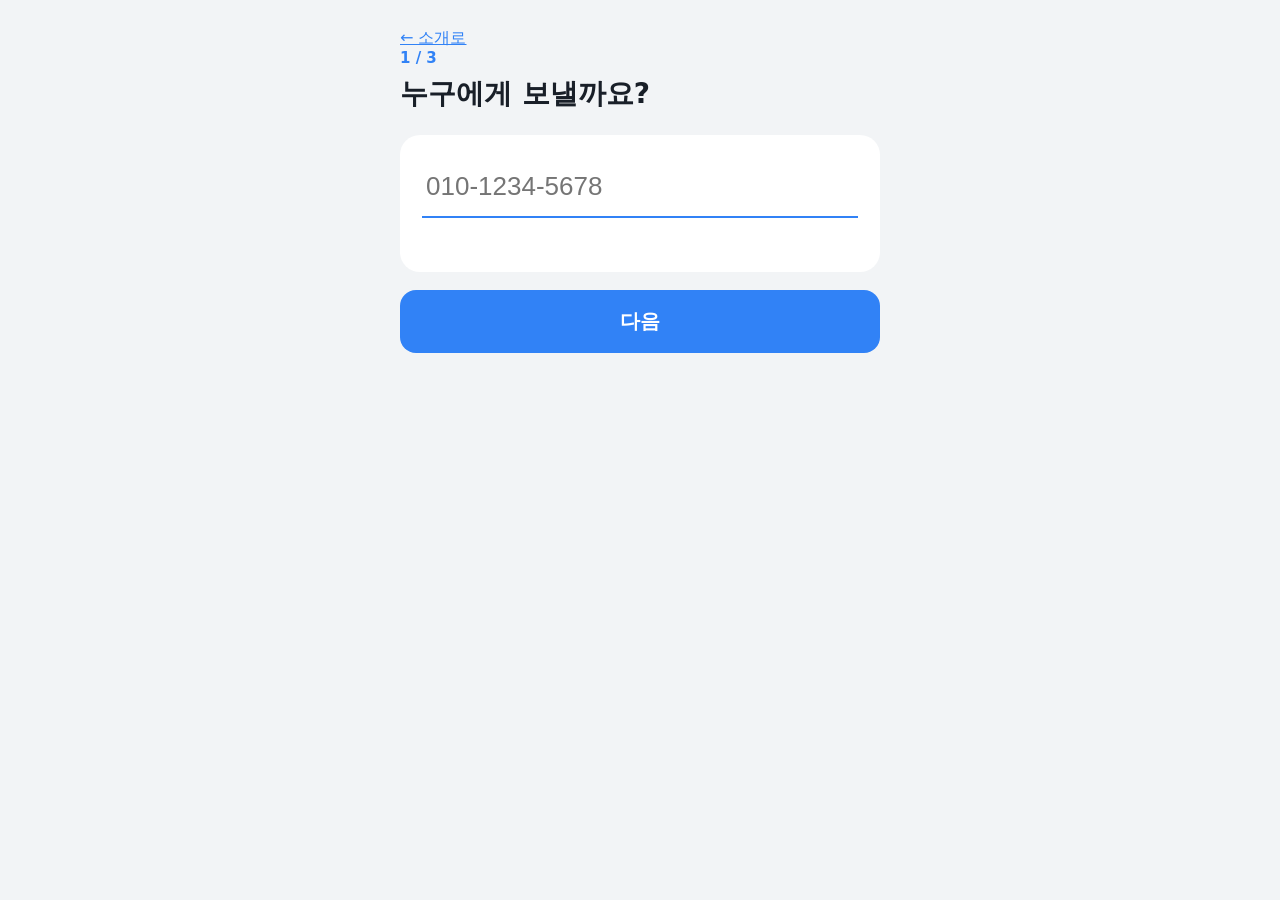
<file: examples/easy_transfer/app.html>
<!doctype html><html lang="ko"><meta charset="utf-8"><meta name="viewport" content="width=device-width,initial-scale=1"><title>30초 송금 데모</title>
<style>body{margin:0;font-family:system-ui,'Apple SD Gothic Neo','Malgun Gothic',sans-serif;background:#f2f4f6;color:#191f28}main{max-width:480px;margin:0 auto;padding:28px 20px}
a{color:#3182f6}.step{font-size:15px;color:#3182f6;font-weight:700}h1{font-size:28px;line-height:1.35;margin:8px 0 22px}.card{background:#fff;border-radius:20px;padding:22px}
input{width:100%;box-sizing:border-box;font-size:26px;padding:14px 4px;border:0;border-bottom:2px solid #3182f6;outline:0;background:none}.err{color:#f04452;font-size:16px;min-height:24px;margin-top:8px}
button{width:100%;margin-top:18px;padding:18px;border:0;border-radius:16px;background:#3182f6;color:#fff;font-size:20px;font-weight:700}.big{font-size:40px;font-weight:800;margin:6px 0}.muted{color:#6b7684;font-size:15px}.row{display:flex;justify-content:space-between;padding:10px 0;border-top:1px solid #f2f4f6}
[hidden]{display:none}</style>
<main><a href="index.html">← 소개로</a>
<section id="s1"><div class="step">1 / 3</div><h1>누구에게 보낼까요?</h1><div class="card"><input id="phone" inputmode="tel" placeholder="010-1234-5678"><div class="err" id="e1"></div></div><button id="b1">다음</button></section>
<section id="s2" hidden><div class="step">2 / 3</div><h1>얼마를 보낼까요?</h1><div class="card"><input id="amount" inputmode="numeric" placeholder="10,000"><div class="err" id="e2"></div></div><button id="b2">다음</button></section>
<section id="s3" hidden><div class="step">3 / 3</div><h1>비밀번호 4자리만 누르면 끝</h1><div class="card"><input id="pin" type="password" inputmode="numeric" maxlength="4" placeholder="••••"><div class="err" id="e3"></div></div><button id="b3">보내기</button></section>
<section id="done" hidden><h1>보냈어요 (데모)</h1><div class="card"><div class="muted" id="to"></div><div class="big" id="amt"></div><div class="row"><span>걸린 시간</span><b id="sec"></b></div><div class="row"><span>거친 단계</span><b>3단계</b></div><div class="row"><span>기존 방식</span><b id="before"></b></div></div>
<p class="muted" id="src"></p><p class="muted">교육용 데모 · 실제 송금·계좌 연결 없음 · 입력한 번호는 저장하지 않습니다</p></section>
</main><script src="data.js"></script><script src="app.js"></script><script>
const t0=Date.now();const $=id=>document.getElementById(id);let phone,amount;
function go(a,b){$(a).hidden=true;$(b).hidden=false;$(b).querySelector('input')?.focus()}
$('b1').onclick=()=>{const r=validatePhone($('phone').value);$('e1').textContent=r.ok?'':r.message;if(r.ok){phone=r.value;go('s1','s2')}};
$('b2').onclick=()=>{const r=validateAmount($('amount').value);$('e2').textContent=r.ok?'':r.message;if(r.ok){amount=r.value;go('s2','s3')}};
$('b3').onclick=()=>{const r=validatePin($('pin').value);$('e3').textContent=r.ok?'':r.message;if(!r.ok)return;const x=receipt(phone,amount,Math.max(1,Math.round((Date.now()-t0)/1000)));
$('to').textContent=x.to+' 님께';$('amt').textContent=x.amount;$('sec').textContent=x.seconds+'초';$('before').textContent='약 '+x.before+' (계좌번호·보안카드·공인인증서)';
$('src').textContent='기존 방식 출처: '+TRANSFER_FACTS.transfer_time_before.source+' ('+TRANSFER_FACTS.transfer_time_before.date+')';go('s3','done')};
</script></html>
</file>
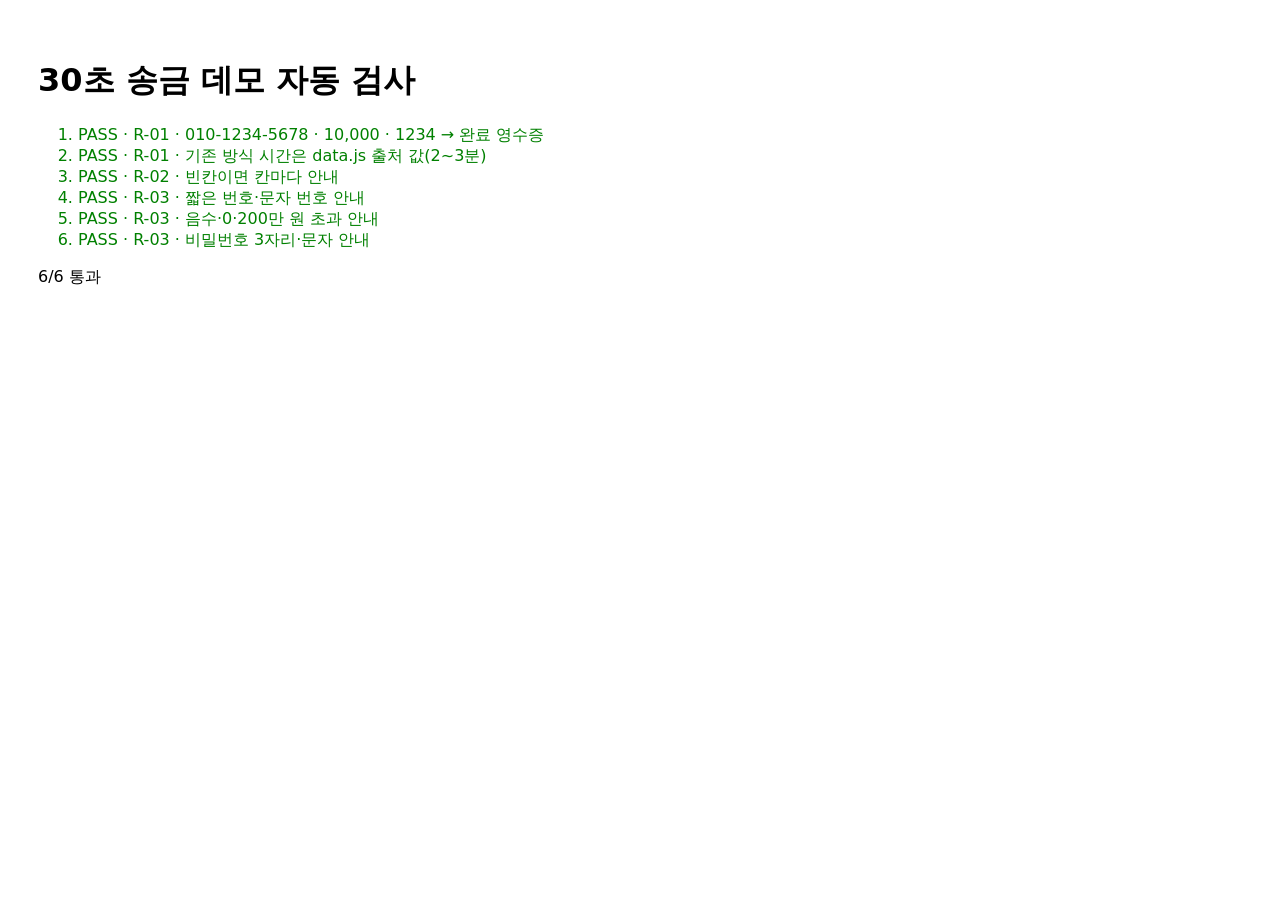
<file: examples/easy_transfer/test.html>
<!doctype html><html lang="ko"><meta charset="utf-8"><title>easy_transfer 테스트</title><body style="font-family:system-ui,sans-serif;padding:30px"><h1>30초 송금 데모 자동 검사</h1><ol id="out"></ol><p id="sum"></p>
<script src="data.js"></script><script src="app.js"></script><script>
const T=[];const t=(id,name,fn)=>{let ok=false;try{ok=fn()}catch(e){}T.push([id,name,ok])};
t('R-01','010-1234-5678 · 10,000 · 1234 → 완료 영수증',()=>{const p=validatePhone('010-1234-5678'),a=validateAmount('10,000'),k=validatePin('1234');const r=receipt(p.value,a.value,12);return p.ok&&a.ok&&k.ok&&r.to==='010-1234-5678'&&r.amount==='10,000원'&&r.steps===3});
t('R-01','기존 방식 시간은 data.js 출처 값(2~3분)',()=>receipt('01012345678',1,5).before==='2~3분');
t('R-02','빈칸이면 칸마다 안내',()=>validatePhone('').message==='받는 사람 전화번호를 입력하세요'&&validateAmount('').message==='보낼 금액을 입력하세요'&&validatePin('').message==='비밀번호 4자리를 입력하세요');
t('R-03','짧은 번호·문자 번호 안내',()=>['010-123','공일공','011-1234-5678'].every(v=>{const r=validatePhone(v);return !r.ok&&r.message==='전화번호는 010으로 시작하는 11자리 숫자예요'}));
t('R-03','음수·0·200만 원 초과 안내',()=>['-500','0','2000001','만원'].every(v=>{const r=validateAmount(v);return !r.ok&&r.message==='금액은 1원~200만 원 사이 숫자로 입력하세요'}));
t('R-03','비밀번호 3자리·문자 안내',()=>['123','12a4'].every(v=>{const r=validatePin(v);return !r.ok&&r.message==='비밀번호는 숫자 4자리예요'}));
document.getElementById('out').innerHTML=T.map(([i,n,o])=>`<li style="color:${o?'green':'red'}">${o?'PASS':'FAIL'} · ${i} · ${n}</li>`).join('');
document.getElementById('sum').textContent=`${T.filter(x=>x[2]).length}/${T.length} 통과`;
</script></body></html>
</file>
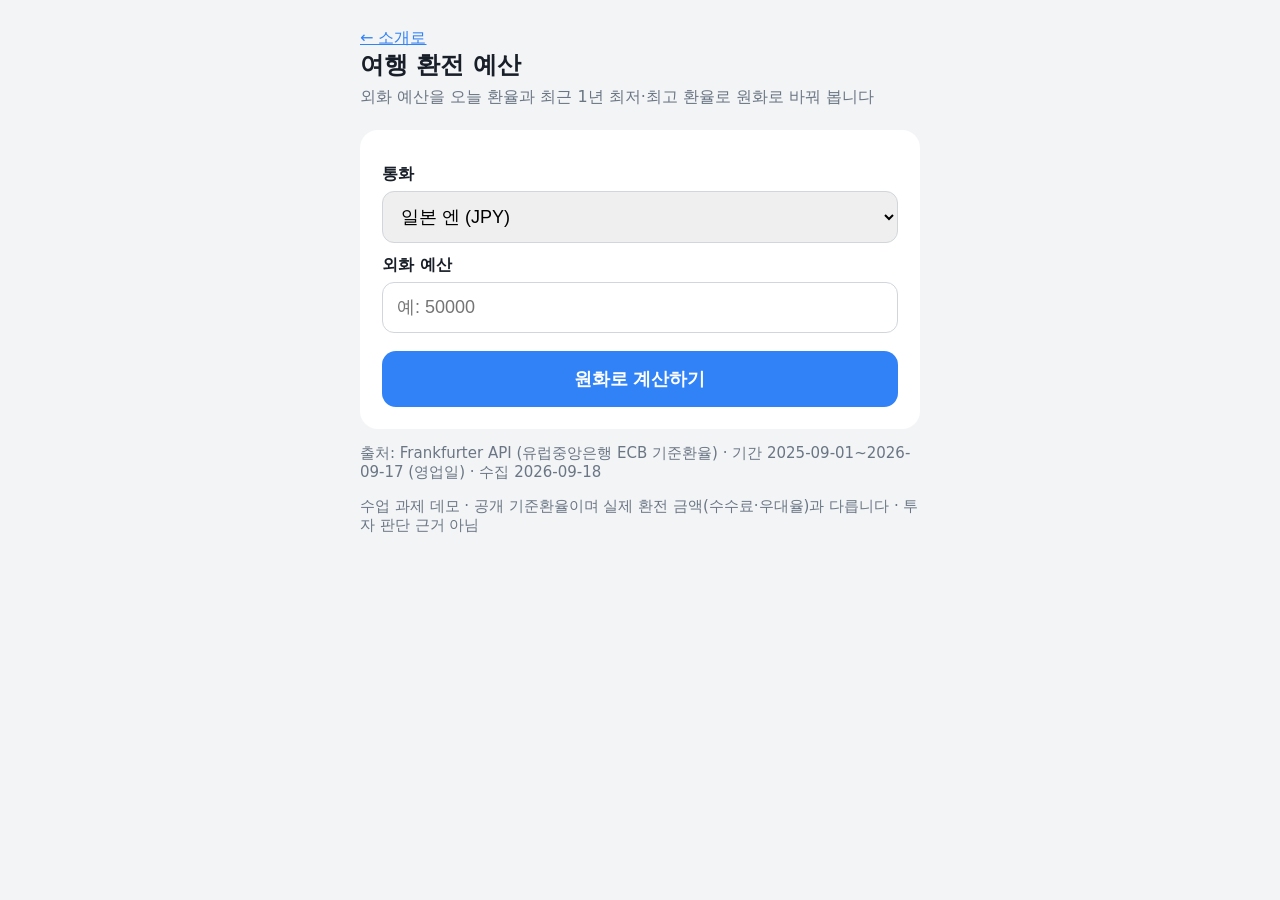
<file: examples/fx_travel/app.html>
<!doctype html><html lang="ko"><head><meta charset="utf-8"><meta name="viewport" content="width=device-width,initial-scale=1">
<title>여행 환전 예산 계산</title>
<style>
body{margin:0;font-family:system-ui,'Apple SD Gothic Neo','Malgun Gothic',sans-serif;background:#f2f4f6;color:#191f28}
main{max-width:560px;margin:0 auto;padding:28px 18px}
h1{font-size:24px;margin:0 0 6px}.sub{color:#6b7684;margin:0 0 22px}
.card{background:#fff;border-radius:18px;padding:22px;margin-bottom:14px}
label{display:block;font-weight:600;margin:12px 0 6px}select,input{width:100%;box-sizing:border-box;padding:14px;font-size:18px;border:1px solid #d1d6db;border-radius:12px}
button{width:100%;margin-top:18px;padding:16px;font-size:18px;font-weight:700;border:0;border-radius:14px;background:#3182f6;color:#fff;cursor:pointer}
.err{color:#e42939;font-weight:600;margin:8px 0 0}.big{font-size:34px;font-weight:800;margin:4px 0}.muted{color:#6b7684;font-size:15px}
.row{display:flex;justify-content:space-between;padding:10px 0;border-top:1px solid #f2f4f6}[hidden]{display:none}
a{color:#3182f6}
</style></head><body><main>
<a href="index.html">← 소개로</a>
<h1>여행 환전 예산</h1><p class="sub">외화 예산을 오늘 환율과 최근 1년 최저·최고 환율로 원화로 바꿔 봅니다</p>
<div class="card">
<label for="cur">통화</label><select id="cur"></select>
<label for="amt">외화 예산</label><input id="amt" inputmode="decimal" placeholder="예: 50000" aria-describedby="amt-err">
<p class="err" id="amt-err" hidden></p>
<button id="go">원화로 계산하기</button>
</div>
<div class="card" id="out" hidden>
<p class="muted" id="todayLabel"></p><p class="big" id="today"></p>
<div class="row"><span>1년 중 가장 쌌던 날 기준</span><b id="low"></b></div>
<div class="row"><span>1년 중 가장 비쌌던 날 기준</span><b id="high"></b></div>
<p class="muted" id="gap"></p>
</div>
<p class="muted" id="src"></p>
<p class="muted">수업 과제 데모 · 공개 기준환율이며 실제 환전 금액(수수료·우대율)과 다릅니다 · 투자 판단 근거 아님</p>
</main>
<script src="data.js"></script><script src="app.js"></script>
<script>
const $=id=>document.getElementById(id);
for(const [code,c] of Object.entries(CURRENCIES)){const o=document.createElement('option');o.value=code;o.textContent=`${c.label} (${code})`;$('cur').appendChild(o)}
$('cur').value='JPY';
$('src').textContent=`출처: ${FX_KRW_DAILY.source} · 기간 ${FX_KRW_DAILY.period} · 수집 ${FX_KRW_DAILY.fetched}`;
$('go').onclick=()=>{
  const v=validateAmount($('amt').value);
  $('amt-err').hidden=v.ok; $('out').hidden=!v.ok;
  if(!v.ok){$('amt-err').textContent=v.message;return}
  const code=$('cur').value,b=budget(code,v.value);
  $('todayLabel').textContent=`${b.today.date} 기준환율로`;
  $('today').textContent=won(b.today.krw);
  $('low').textContent=`${won(b.low.krw)} (${b.low.date})`;
  $('high').textContent=`${won(b.high.krw)} (${b.high.date})`;
  $('gap').textContent=`환율에 따라 최대 ${won(b.high.krw-b.low.krw)} 차이가 났습니다. 예산은 넉넉히 잡으세요.`;
};
</script></body></html>
</file>
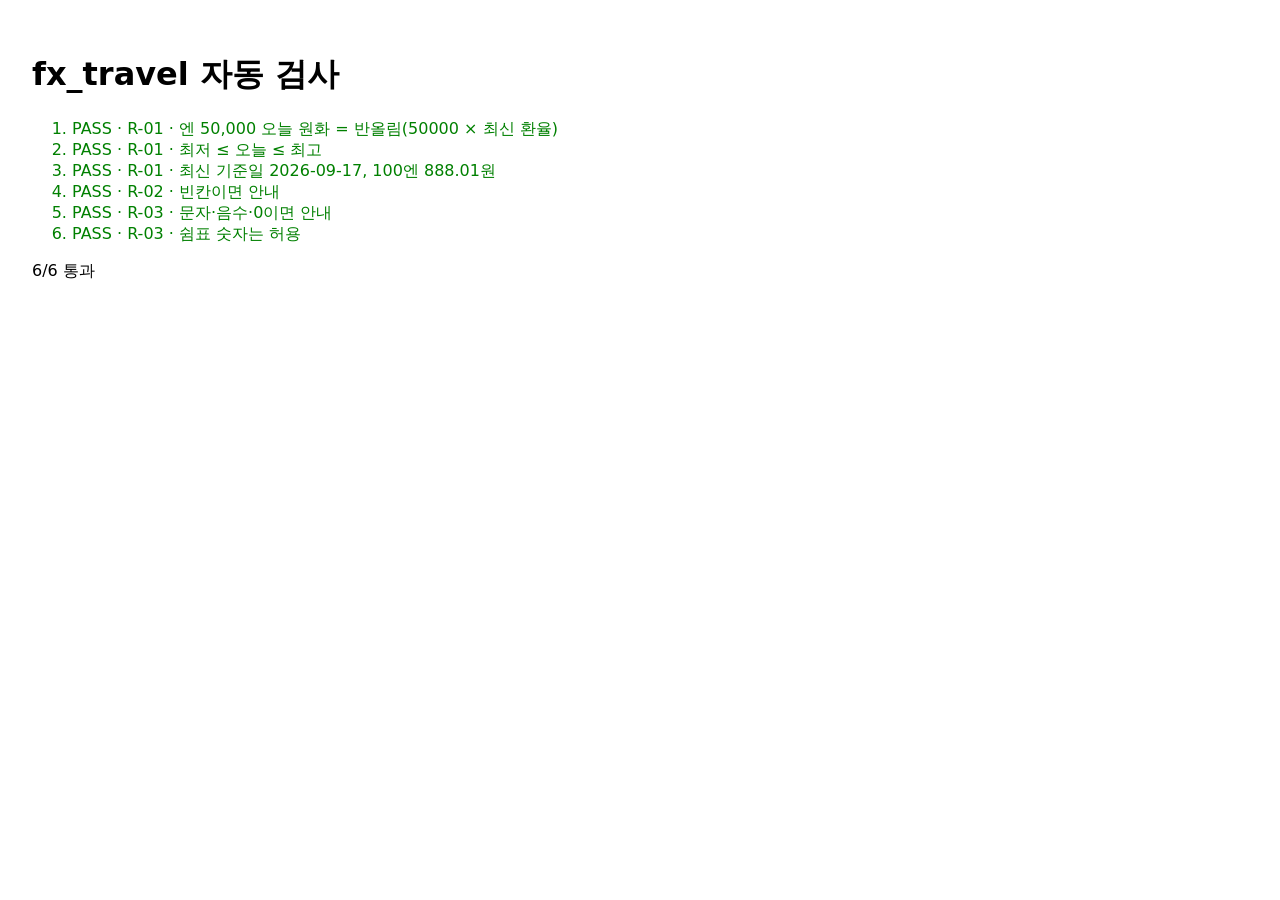
<file: examples/fx_travel/test.html>
<!doctype html><html lang="ko"><meta charset="utf-8"><title>fx_travel 테스트</title>
<body style="font-family:system-ui;padding:24px"><h1>fx_travel 자동 검사</h1><ol id="out"></ol><p id="sum"></p>
<script src="data.js"></script><script src="app.js"></script>
<script>
const T=[];const t=(id,name,fn)=>{let ok=false,msg='';try{ok=fn()}catch(e){msg=e.message}T.push([id,name,ok,msg])};
const b=budget('JPY',50000),now=latestRate('JPY'),rg=rateRange('JPY');
t('R-01','엔 50,000 오늘 원화 = 반올림(50000 × 최신 환율)',()=>b.today.krw===Math.round(50000*now.rate)&&b.today.date===now.date);
t('R-01','최저 ≤ 오늘 ≤ 최고',()=>b.low.krw<=b.today.krw&&b.today.krw<=b.high.krw);
t('R-01','최신 기준일 2026-09-17, 100엔 888.01원',()=>now.date==='2026-09-17'&&Math.abs(now.rate*100-888.01)<0.01);
t('R-02','빈칸이면 안내',()=>validateAmount('').ok===false&&validateAmount('').message==='외화 금액을 입력하세요');
t('R-03','문자·음수·0이면 안내',()=>['오만','-5','0'].every(v=>validateAmount(v).ok===false));
t('R-03','쉼표 숫자는 허용',()=>validateAmount('50,000').value===50000);
const o=document.getElementById('out');let p=0;for(const [id,n,ok,m] of T){if(ok)p++;const li=document.createElement('li');li.textContent=`${ok?'PASS':'FAIL'} · ${id} · ${n}${m?' · '+m:''}`;li.style.color=ok?'green':'red';o.appendChild(li)}
document.getElementById('sum').textContent=`${p}/${T.length} 통과`;document.title=`${p}/${T.length}`;
</script></body></html>
</file>
<file: style.css>
/* 디자인 토큰 — Robinhood/토스류 핀테크 앱과 게임 스탯카드의 원칙(큰 숫자·타이트한 타이포·다크모드·카운트업)만 참고, 로고·이미지·문구는 복제하지 않음 */
:root{
  color-scheme: light;
  --bg:#f4f5f8; --surface:#ffffff; --surface-2:#f7f8fa;
  --ink:#0b0b0f; --ink-2:#4b4d57; --muted:#898781;
  --line:#e6e7eb; --ring:rgba(11,11,15,.08);

  --brand:#2a78d6; --brand-ink:#ffffff; --brand-soft:#e8f0fd;
  --good:#12b76a; --good-soft:#e6f8ef;
  --bad:#f04438; --bad-soft:#fdeceb;
  --warn:#eda100; --warn-soft:#fff6e0;

  --series-1:#2a78d6; --series-2:#eb6834; --series-3:#1baf7a;
  --baseline:#c3c2b7; --gridline:#e1e0d9;

  --radius-sm:10px; --radius-md:16px; --radius-lg:22px; --radius-pill:999px;
  --sp-1:4px; --sp-2:8px; --sp-3:12px; --sp-4:16px; --sp-5:20px; --sp-6:24px; --sp-8:32px; --sp-12:48px;
  --shadow-card:0 1px 2px rgba(16,17,20,.04), 0 8px 24px -12px rgba(16,17,20,.12);
  --shadow-pop:0 12px 32px -8px rgba(16,17,20,.22);
}
@media (prefers-color-scheme: dark){
  :root:not([data-theme="light"]){
    color-scheme: dark;
    --bg:#08090c; --surface:#15161b; --surface-2:#1b1c22;
    --ink:#f5f5f7; --ink-2:#c6c7cf; --muted:#8f8f98;
    --line:#25262e; --ring:rgba(255,255,255,.08);
    --brand:#5b9cf0; --brand-ink:#0b0b0f; --brand-soft:#132238;
    --good:#3ddc8f; --good-soft:#0f2a20;
    --bad:#ff6b61; --bad-soft:#341412;
    --warn:#ffc857; --warn-soft:#332609;
    --series-1:#3987e5; --series-2:#ff8a5c; --series-3:#3ddc8f;
    --baseline:#3a3b44; --gridline:#22232a;
    --shadow-card:0 1px 2px rgba(0,0,0,.4), 0 8px 28px -10px rgba(0,0,0,.6);
  }
}

*{box-sizing:border-box;}
html,body{background:var(--bg);}
body{
  margin:0; color:var(--ink);
  font-family:-apple-system,BlinkMacSystemFont,"Segoe UI","Apple SD Gothic Neo","Malgun Gothic",sans-serif;
  line-height:1.55; -webkit-font-smoothing:antialiased;
}
.tabular{font-variant-numeric:tabular-nums;}

/* 레이아웃 */
.wrap{max-width:720px; margin:0 auto; padding:0 20px;}
.topbar{
  position:sticky; top:0; z-index:10; backdrop-filter:blur(10px);
  background:color-mix(in srgb, var(--bg) 82%, transparent);
  border-bottom:1px solid var(--line);
}
.topbar-inner{max-width:720px; margin:0 auto; padding:14px 20px; display:flex; align-items:center; justify-content:space-between;}
.brand-mark{display:flex; align-items:center; gap:8px; font-weight:800; font-size:15px; text-decoration:none; color:var(--ink);}
.brand-dot{width:9px; height:9px; border-radius:50%; background:var(--brand); box-shadow:0 0 0 4px var(--brand-soft);}
.back-link{color:var(--muted); font-size:14px; text-decoration:none; font-weight:600;}
.back-link:hover{color:var(--ink);}

section{padding:52px 0;}
section + section{border-top:1px solid var(--line);}
.eyebrow{
  display:inline-flex; align-items:center; gap:6px; font-size:12.5px; font-weight:700; letter-spacing:.02em;
  color:var(--brand); background:var(--brand-soft); padding:6px 12px; border-radius:var(--radius-pill); margin-bottom:16px;
}
h1{font-size:clamp(28px,5vw,38px); line-height:1.25; margin:0 0 14px; font-weight:800; letter-spacing:-.01em;}
h2{font-size:21px; margin:0 0 18px; font-weight:800; letter-spacing:-.005em;}
p{color:var(--ink-2); margin:0 0 8px;}
.lede{font-size:16px; max-width:52ch;}

/* 버튼 */
.btn{
  display:inline-flex; align-items:center; gap:8px; border:none; cursor:pointer;
  font-family:inherit; font-weight:700; font-size:15.5px; border-radius:var(--radius-pill);
  padding:14px 24px; transition:transform .15s ease, box-shadow .15s ease, opacity .15s ease;
  text-decoration:none;
}
.btn-primary{background:var(--brand); color:var(--brand-ink); box-shadow:0 10px 24px -10px color-mix(in srgb, var(--brand) 70%, transparent);}
.btn-primary:hover{transform:translateY(-1px); box-shadow:0 14px 30px -10px color-mix(in srgb, var(--brand) 80%, transparent);}
.btn-primary:active{transform:translateY(0);}
.btn[disabled], .btn.disabled{background:var(--surface-2); color:var(--muted); box-shadow:none; cursor:not-allowed;}
.btn small{display:block; font-weight:500; font-size:11.5px; margin-top:1px; opacity:.85;}

/* 카드 */
.card{
  background:var(--surface); border:1px solid var(--line); border-radius:var(--radius-lg);
  padding:22px; margin-bottom:14px; box-shadow:var(--shadow-card);
}
.card-tight{padding:16px 18px;}

/* 히어로 스탯 (큰 숫자 원칙: 가장 중요한 값은 가장 크게, 보조 정보는 작고 조용하게) */
.stat-row{display:flex; gap:16px; flex-wrap:wrap;}
.stat{flex:1; min-width:150px;}
.stat .num{font-size:36px; font-weight:800; letter-spacing:-.02em; font-variant-numeric:tabular-nums;}
.stat .num.brand{color:var(--brand);}
.stat .num.bad{color:var(--bad);}
.stat .lbl{font-size:13px; color:var(--muted); font-weight:600; margin-top:2px;}
.src{font-size:12px; color:var(--muted); margin-top:12px; line-height:1.5;}

/* 배지 (게임 스탯카드 원칙: 상태를 색+아이콘 캡슐로) */
.badge{
  display:inline-flex; align-items:center; gap:6px; font-size:12.5px; font-weight:700;
  padding:5px 11px; border-radius:var(--radius-pill);
}
.badge-good{background:var(--good-soft); color:var(--good);}
.badge-warn{background:var(--warn-soft); color:var(--warn);}
.badge-bad{background:var(--bad-soft); color:var(--bad);}
.badge svg{width:13px; height:13px;}

/* 막대그래프 */
.bars{margin-top:18px;}
.bar-row{display:flex; align-items:center; gap:10px; margin-bottom:9px; font-size:13px;}
.bar-row .yr{width:44px; color:var(--muted); flex-shrink:0; font-weight:600;}
.bar-track{flex:1; background:var(--surface-2); border-radius:6px; height:16px; position:relative; overflow:hidden;}
.bar-fill{height:100%; border-radius:6px; transition:width .6s cubic-bezier(.16,1,.3,1);}
.bar-fill.pos{background:var(--good);}
.bar-fill.neg{background:var(--bad);}
.bar-val{width:64px; text-align:right; flex-shrink:0; font-variant-numeric:tabular-nums; font-weight:600;}

/* 페르소나 */
.persona{display:flex; gap:16px; align-items:flex-start;}
.avatar{
  width:52px; height:52px; border-radius:50%; flex-shrink:0;
  background:linear-gradient(145deg, var(--brand-soft), var(--surface-2));
  display:flex; align-items:center; justify-content:center; font-size:22px;
  border:1px solid var(--line);
}
.quote{font-style:normal; color:var(--ink); background:var(--surface-2); border-radius:var(--radius-md); padding:14px 16px; margin:14px 0 0; border:1px solid var(--line);}

/* 흐름 */
.flow{display:flex; align-items:stretch; gap:8px; flex-wrap:wrap; margin:18px 0;}
.flow .step{
  background:var(--surface); border:1px solid var(--line); border-radius:var(--radius-md);
  padding:13px 15px; font-size:13px; flex:1; min-width:150px; box-shadow:var(--shadow-card);
}
.flow .step b{display:block; font-size:13.5px; margin-bottom:4px; color:var(--brand);}
.flow .arrow{color:var(--muted); font-size:18px; align-self:center;}

.placeholder{border:1px dashed var(--line); border-radius:var(--radius-md); padding:18px; color:var(--muted); font-size:14px; text-align:center;}
.next-list{padding-left:18px; color:var(--ink-2); font-size:14.5px;}
.next-list li{margin-bottom:6px;}

footer{padding:30px 0 60px; font-size:12px; color:var(--muted); text-align:center;}
footer .notice{background:var(--bad-soft); color:var(--bad); border-radius:var(--radius-pill); padding:8px 14px; display:inline-block; margin-bottom:10px; font-weight:700;}

/* 진입 애니메이션 */
.reveal{opacity:0; transform:translateY(10px); animation:reveal .5s cubic-bezier(.16,1,.3,1) forwards;}
@keyframes reveal{to{opacity:1; transform:translateY(0);}}

@media (max-width:480px){
  section{padding:38px 0;}
  .stat .num{font-size:30px;}
}
</file>
